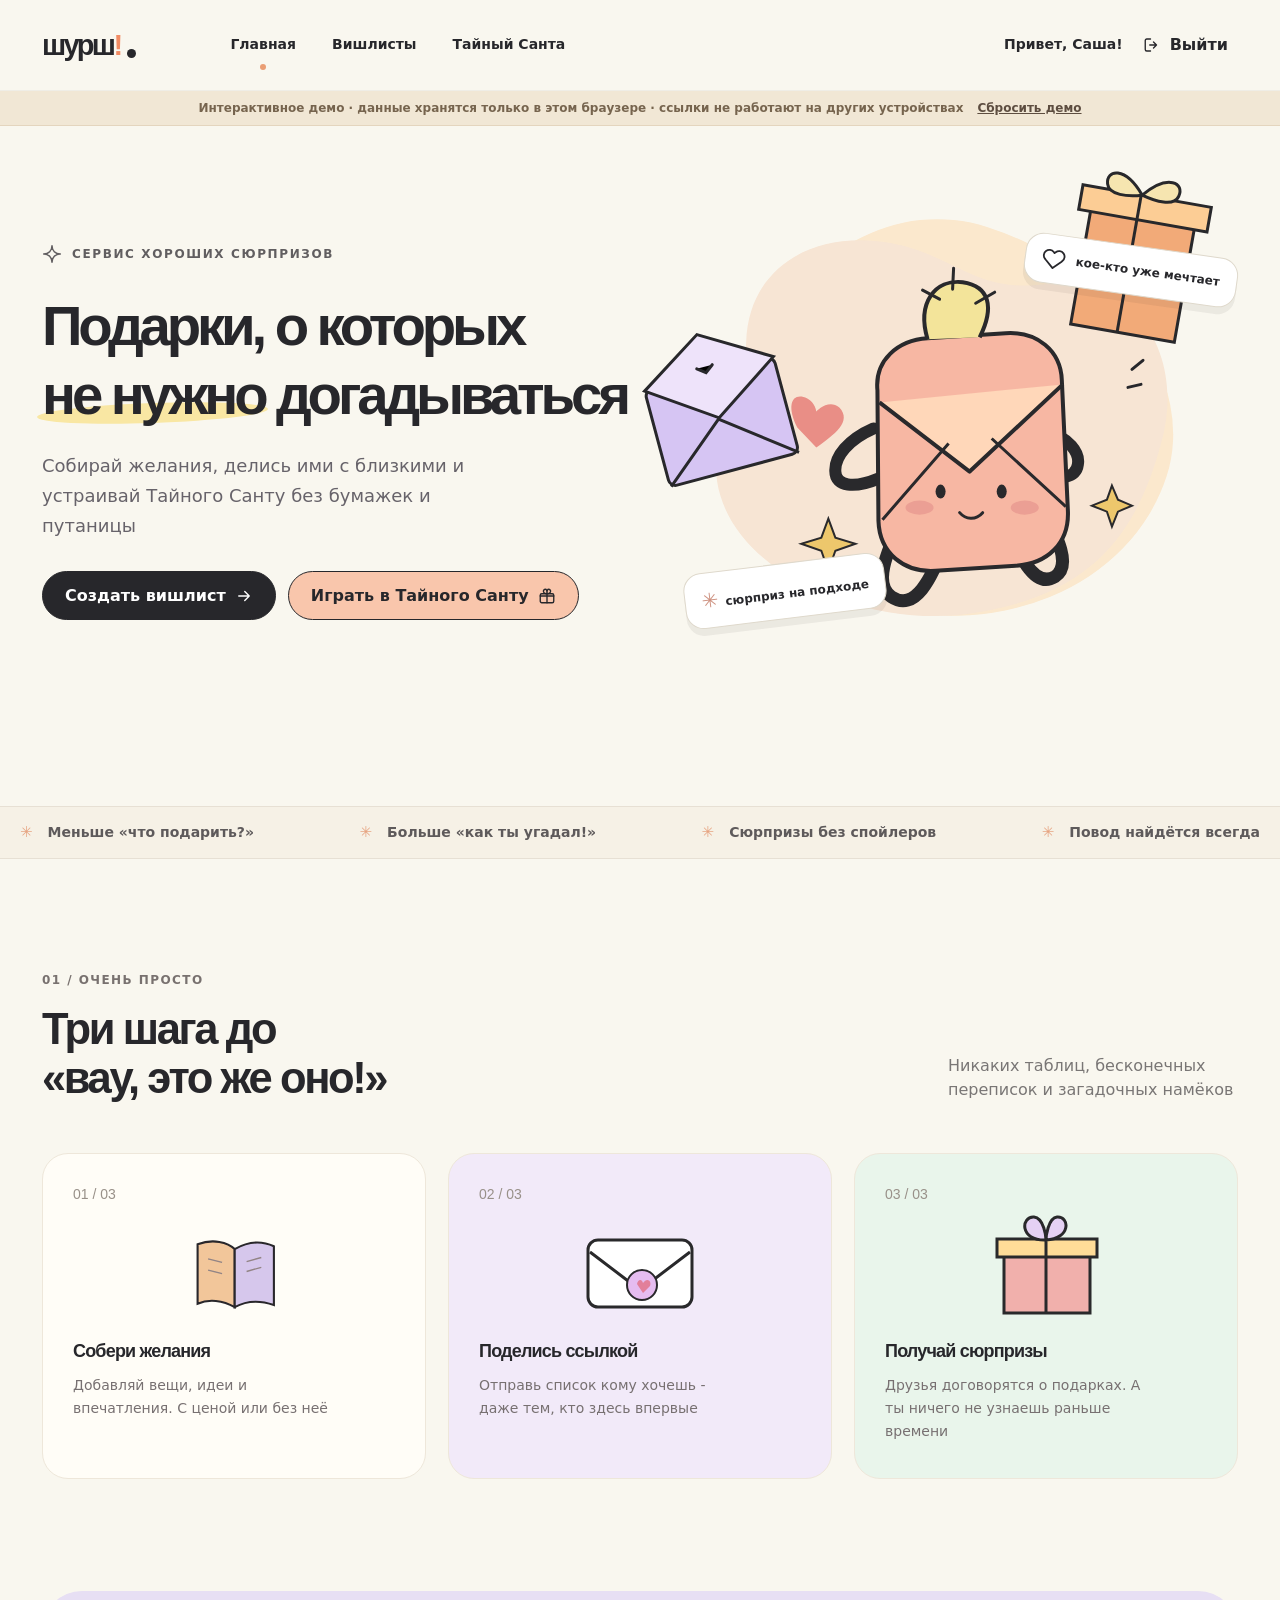
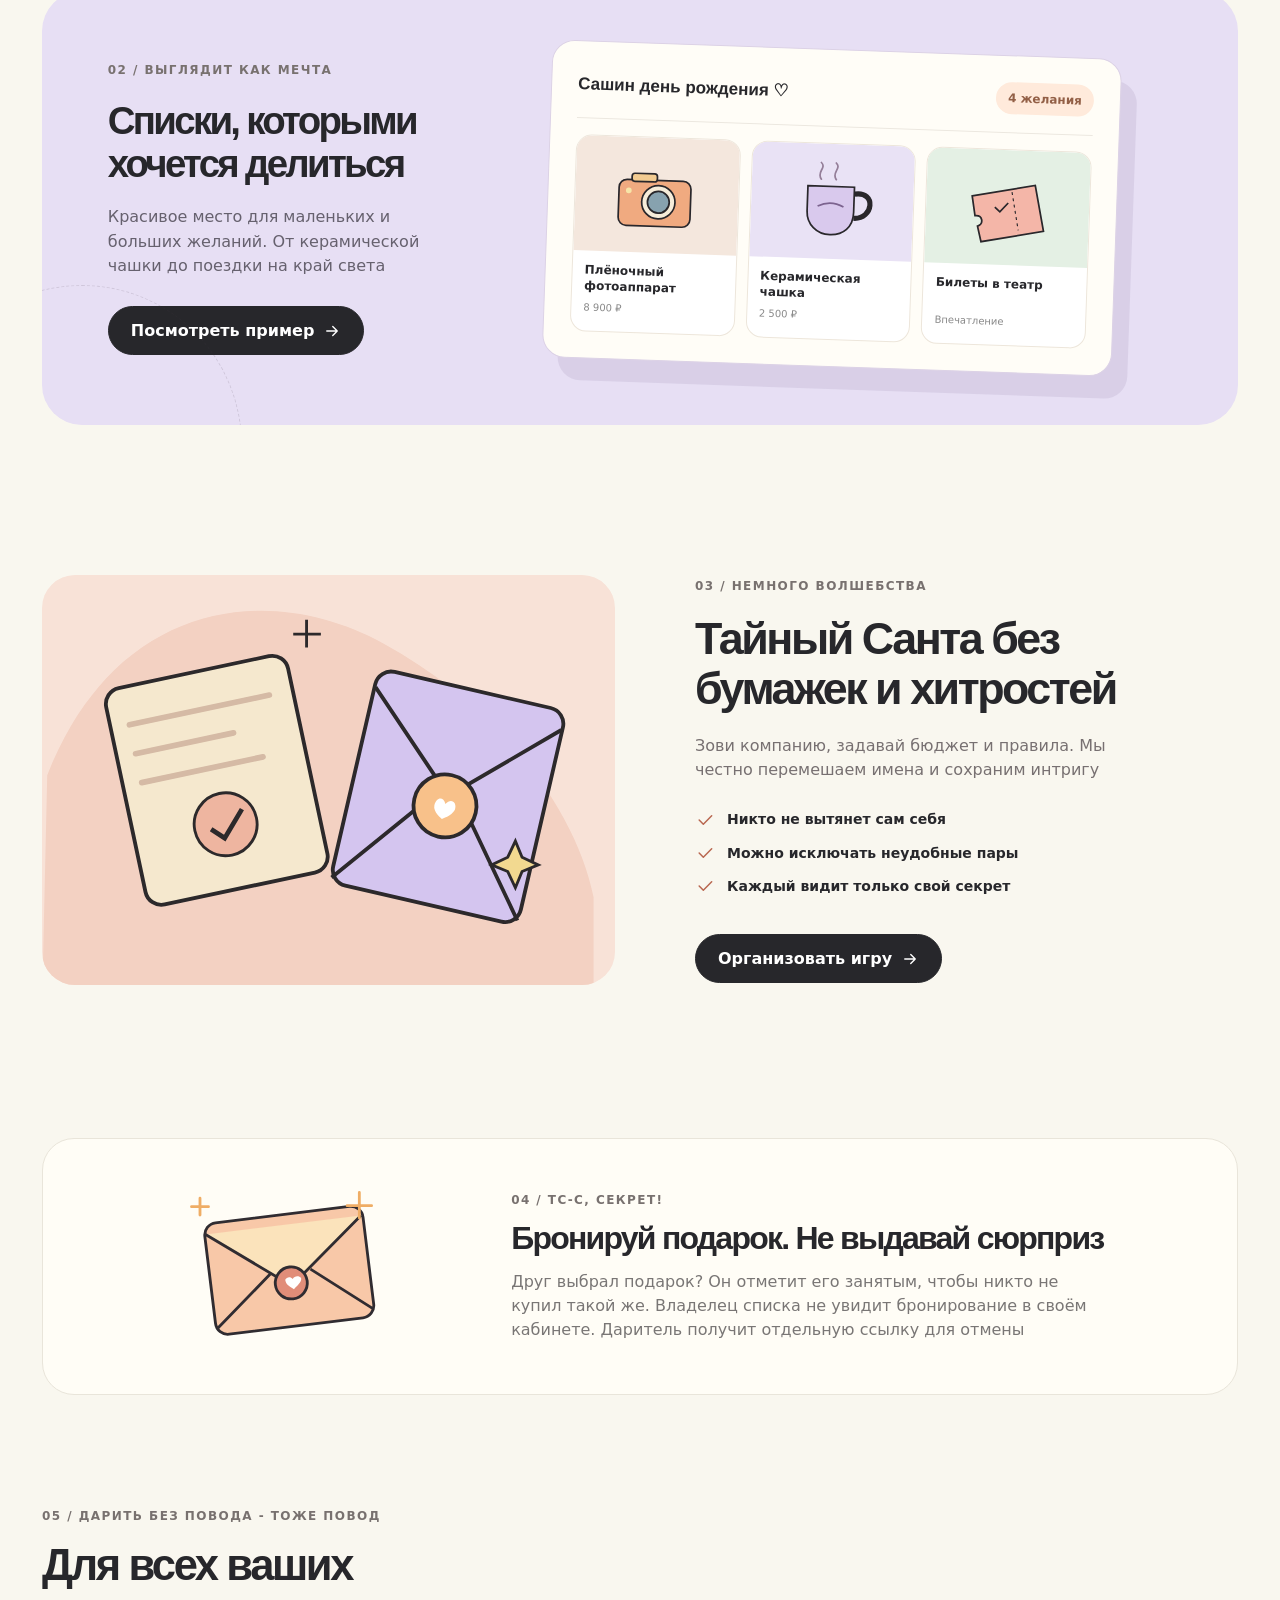
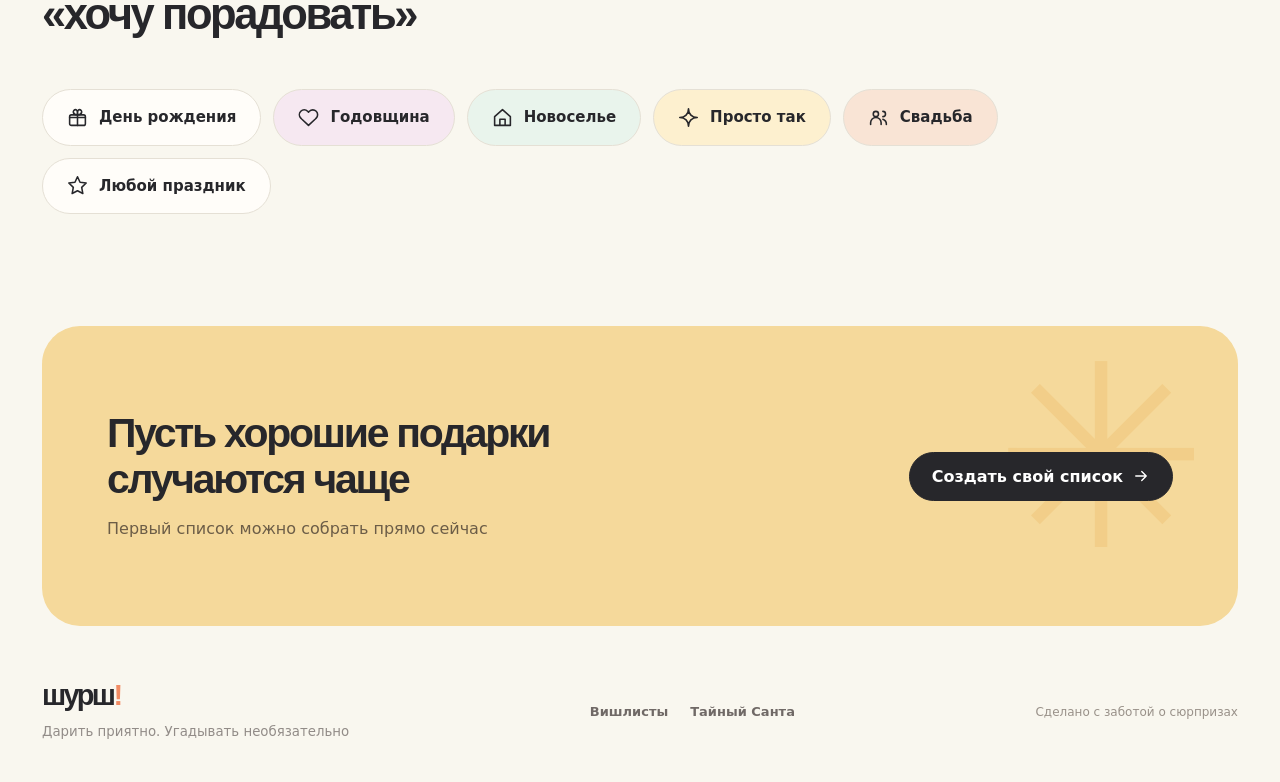
<file: public/shursh-preview.html>
<!doctype html>
<html lang="ru"><head>
<meta charset="utf-8"><meta name="viewport" content="width=device-width, initial-scale=1">
<meta name="theme-color" content="#f9f7ef"><meta name="description" content="Шурш! - вишлисты и Тайный Санта без путаницы. Дарить приятно. Угадывать необязательно">
<title>Шурш! - подарки, о которых не нужно догадываться</title>

<style>
:root{--paper:#f9f7ef;--paper2:#fffdf7;--ink:#27272b;--muted:#797675;--border:#e9e5da;--peach:#f9c6ac;--orange:#f4a465;--lilac:#d9c9f2;--mint:#cae9da;--yellow:#f9e7a3;--white:#fff;--shadow:0 9px 0 rgba(40,39,43,.045);--rounded:24px;--radius-sm:14px;--max:1240px;--heading:'Unbounded','Arial Black',sans-serif;--body:'Onest',system-ui,-apple-system,BlinkMacSystemFont,'Segoe UI',sans-serif}
*{box-sizing:border-box}html{scroll-behavior:smooth}body{background:var(--paper);color:var(--ink);font-family:var(--body);font-size:16px;margin:0;line-height:1.52;overflow-x:hidden}button,input,textarea,select{font:inherit}button{cursor:pointer}a{color:inherit}a:focus-visible,button:focus-visible,input:focus-visible,textarea:focus-visible,select:focus-visible{outline:3px solid #7760b9;outline-offset:4px}a{text-decoration:none}h1,h2,h3,h4,p{margin:0}h1,h2,h3{line-height:1.12}h1,h2{letter-spacing:-.055em}svg{display:block}img{display:block;max-width:100%}button:disabled{opacity:.45;cursor:not-allowed}::selection{background:var(--yellow)}.container{width:min(var(--max),calc(100% - 84px));margin:auto}.topbar{height:90px;display:flex;align-items:center;gap:34px;justify-content:space-between;position:relative;z-index:5}.site-header{border-bottom:1px solid rgba(40,40,42,.045)}.logo{font-family:var(--heading);font-size:29px;font-weight:800;letter-spacing:-.09em;line-height:1;display:inline-flex;align-items:end;white-space:nowrap}.logo span{color:#f18b63}.logo-dot{width:9px;height:9px;border-radius:50%;background:var(--ink);margin:0 0 2px 7px}.nav{display:flex;align-items:center;gap:36px;margin-right:auto;margin-left:60px}.nav a{font-weight:700;font-size:14px;transition:opacity .2s}.nav a:hover{opacity:.55}.nav a.active{position:relative}.nav a.active:after{content:'';position:absolute;width:6px;height:6px;border-radius:50%;background:#ea9e74;bottom:-14px;left:calc(50% - 3px)}.header-actions{display:flex;gap:10px;align-items:center}.user-name{font-size:14px;font-weight:700;white-space:nowrap}.btn{border:1.5px solid var(--ink);border-radius:100px;display:inline-flex;align-items:center;justify-content:center;gap:9px;font-weight:750;line-height:1.1;min-height:49px;padding:14px 22px;background:var(--white);color:var(--ink);white-space:nowrap;transition:transform .19s ease,background .19s ease,box-shadow .19s}.btn:hover{transform:translateY(-2px);box-shadow:0 5px 0 rgba(42,42,42,.12)}.btn:active{transform:translateY(0);box-shadow:none}.btn svg{width:18px;height:18px;flex:0 0 auto}.btn-dark{background:var(--ink);color:white}.btn-dark:hover{background:#45434a}.btn-peach{background:var(--peach)}.btn-lilac{background:var(--lilac)}.btn-soft{background:transparent;border-color:var(--border)}.btn-ghost{border:0;background:transparent;padding-inline:10px;min-height:40px}.btn-small{font-size:13px;min-height:40px;padding:9px 16px}.btn-square{width:42px;min-height:42px;padding:9px;border-radius:13px}.btn-danger{border-color:#d47b72;color:#b24339;background:#fff5f3}.btn-row{display:flex;gap:12px;flex-wrap:wrap;align-items:center}.icon{width:20px;height:20px;display:inline-block;flex-shrink:0}.eyebrow{display:flex;align-items:center;gap:10px;color:#615e60;font-size:12px;text-transform:uppercase;letter-spacing:.135em;font-weight:850}.eyebrow .spark{width:20px;height:20px}.section-label{font-size:12px;letter-spacing:.12em;font-weight:800;text-transform:uppercase;color:#78716f}.heading{font-family:var(--heading);font-weight:700;letter-spacing:-.065em}.hero{min-height:650px;display:grid;grid-template-columns:1.04fr .96fr;align-items:center;gap:6px;padding:42px 0 88px}.hero-copy{position:relative;z-index:2;padding-bottom:22px}.hero h1{font-family:var(--heading);font-weight:700;font-size:clamp(44px,4.4vw,69px);letter-spacing:-.073em;line-height:1.22;margin:28px 0 22px;max-width:710px}.hero h1 em{font-style:normal;position:relative;white-space:nowrap}.hero h1 em:after{content:'';position:absolute;z-index:-1;bottom:3px;left:-5px;right:-4px;height:20px;border-radius:50%;background:var(--yellow);transform:rotate(-2deg)}.hero-description{color:#67636a;font-size:18px;max-width:460px;line-height:1.65;margin-bottom:31px}.hero-note{font-size:12px;color:#8b8583;margin-top:24px}.hero-visual{height:550px;position:relative;isolation:isolate}.hero-visual:before{content:'';position:absolute;width:420px;height:395px;left:15%;top:11%;background:#fbe8cd;border-radius:41% 59% 60% 40% / 47% 46% 54% 53%;transform:rotate(18deg)}.hero-visual svg{width:100%;height:100%;overflow:visible}.hero-visual>svg{position:relative;z-index:1}.float-one{animation:floaty 5.5s ease-in-out infinite;transform-origin:50% 50%}.float-two{animation:floaty 6.5s ease-in-out infinite 1s;transform-origin:50% 50%}.wobble{animation:wobble 9s ease-in-out infinite;transform-origin:50% 80%}@keyframes floaty{0%,100%{transform:translateY(0) rotate(0deg)}50%{transform:translateY(-10px) rotate(1.8deg)}}@keyframes wobble{0%,100%{transform:rotate(0)}50%{transform:rotate(-3deg)}}.tiny-bubble{background:white;border:1px solid #dfd9cc;box-shadow:0 7px 0 rgba(43,37,35,.065);padding:12px 16px;border-radius:18px;position:absolute;font-size:12px;font-weight:800;z-index:2}.bubble-heart{top:14%;right:0;transform:rotate(8deg)}.bubble-heart svg{width:24px;height:24px;display:inline-block;vertical-align:middle;margin-right:6px}.bubble-gift{left:3%;bottom:18%;transform:rotate(-7deg)}.bubble-gift:before{content:'✳';color:#ce9281;margin-right:7px;font-size:20px}.marquee-line{border-block:1px solid #e7e0d4;overflow:hidden;padding:14px 0;background:#f6f1e6}.marquee-inner{max-width:var(--max);margin:auto;display:flex;justify-content:space-between;gap:30px;align-items:center;color:#5e5a5b;font-size:14px;font-weight:750}.marquee-inner span:before{content:'✳';color:#e6a380;font-size:15px;margin-right:15px}.section{padding:112px 0}.section-intro{display:flex;justify-content:space-between;gap:25px;align-items:end;margin-bottom:50px}.section-intro h2{font-family:var(--heading);font-size:clamp(30px,3.4vw,49px);max-width:710px;margin-top:16px}.section-intro p{color:var(--muted);max-width:290px;font-size:16px}.steps{display:grid;grid-template-columns:repeat(3,1fr);gap:22px}.step{position:relative;background:#fffdf7;border:1.5px solid #eee7da;border-radius:26px;padding:28px 30px 35px;min-height:295px;overflow:hidden}.step:nth-child(2){background:#f2eaf9}.step:nth-child(3){background:#e9f5eb}.step-number{font-family:var(--heading);font-size:14px;color:#989088}.step-art{height:124px;display:flex;align-items:center;justify-content:center}.step-art svg{width:130px;height:112px}.step h3{font-family:var(--heading);font-size:18px;line-height:1.5;letter-spacing:-.045em;margin:8px 0 9px}.step p{color:#777071;font-size:14px;line-height:1.65;max-width:260px}.showcase{background:#e7dff4;border-radius:40px;padding:58px 5.5%;position:relative;overflow:hidden;display:grid;grid-template-columns:.78fr 1.22fr;gap:40px;align-items:center}.showcase .blob{position:absolute;width:320px;height:320px;border:1.5px dashed rgba(75,61,78,.15);border-radius:50%;bottom:-180px;left:-120px}.showcase-copy h2{font-family:var(--heading);font-size:clamp(28px,3vw,44px);margin:20px 0;letter-spacing:-.07em}.showcase-copy p{color:#66616e;max-width:350px;margin-bottom:28px}.showcase-mock{position:relative;transform:rotate(2deg);background:var(--paper2);border:1px solid #dcd2e6;border-radius:23px;padding:26px;box-shadow:16px 22px 0 rgba(91,73,114,.10);max-width:570px}.mock-top{display:flex;align-items:center;justify-content:space-between;gap:12px;padding-bottom:18px;border-bottom:1px solid #ece8e0}.mock-top h3{font-family:var(--heading);font-size:17px}.mock-tags{display:flex;gap:8px}.mock-items{display:grid;grid-template-columns:repeat(3,1fr);gap:11px;margin-top:16px}.mock-item{border:1px solid #ede6db;border-radius:16px;background:white;overflow:hidden}.mock-art{height:115px;display:flex;align-items:center;justify-content:center}.mock-art svg{width:70%;height:80%}.mock-item .mock-copy{padding:12px}.mock-item strong{display:block;font-size:12px;line-height:1.3;min-height:31px}.mock-item small{font-size:10px;color:#888}.santa-feature{display:grid;grid-template-columns:1fr 1fr;gap:50px;align-items:center}.santa-art{height:410px;position:relative;background:#f8e2d7;border-radius:33px;overflow:hidden}.santa-art svg{width:100%;height:100%}.santa-copy{padding:40px 30px}.santa-copy h2{font-family:var(--heading);font-size:clamp(32px,3.5vw,49px);margin:18px 0 20px;max-width:490px}.santa-copy p{color:#777071;margin-bottom:27px;max-width:420px}.feature-tick{display:flex;align-items:center;gap:12px;font-size:14px;font-weight:700;margin:12px 0}.feature-tick .icon{color:#b96750}.privacy-strip{background:#fffdf6;border:1px solid var(--border);border-radius:32px;display:grid;grid-template-columns:.7fr 1.3fr;align-items:center;gap:45px;padding:45px 70px;margin-top:3px}.privacy-illustration{height:165px;display:flex;align-items:center;justify-content:center}.privacy-illustration svg{height:100%;width:100%}.privacy-strip h2{font-family:var(--heading);font-size:clamp(23px,2.5vw,36px);margin:12px 0 13px}.privacy-strip p{color:var(--muted);max-width:590px}.occasions{display:flex;flex-wrap:wrap;gap:12px;margin-top:35px}.occasion-chip{border:1.5px solid #e5e0d5;background:#fffdf9;border-radius:99px;padding:16px 24px;font-weight:700;font-size:15px;display:flex;gap:11px;align-items:center}.occasion-chip svg{width:21px;height:21px}.occasion-chip:nth-child(2){background:#f6e8f1}.occasion-chip:nth-child(3){background:#e9f4ec}.occasion-chip:nth-child(4){background:#fdf0cf}.occasion-chip:nth-child(5){background:#f9e4d5}.final-cta{background:#f5d99b;border-radius:38px;min-height:300px;padding:60px 65px;display:flex;align-items:center;justify-content:space-between;gap:30px;overflow:hidden;position:relative}.final-cta:after{content:'✳';font-size:255px;line-height:1;color:#eebf70;position:absolute;right:30px;top:5px;opacity:.42}.final-cta > *{position:relative;z-index:1}.final-cta h2{font-family:var(--heading);font-size:clamp(32px,3.2vw,50px);max-width:630px}.final-cta p{margin-top:14px;color:#6c5d47}.footer{padding:55px 0 40px;display:flex;justify-content:space-between;gap:30px;align-items:center}.footer small{display:block;color:#928c88;margin-top:9px}.footer nav{display:flex;gap:22px;color:#706966;font-size:13px;font-weight:700}.footer p{color:#999189;font-size:12px}.footer p a{color:#766b7a;text-decoration:underline;text-decoration-color:#d5bfd9;text-underline-offset:3px;font-weight:800}.footer p a:hover{color:#342b45;text-decoration-color:currentColor}.page{padding:62px 0 120px;min-height:65vh}.page-hero{display:flex;justify-content:space-between;align-items:end;gap:25px;margin-bottom:40px}.page-hero h1{font-family:var(--heading);font-size:clamp(30px,3.8vw,52px);max-width:760px;margin-top:15px}.page-hero p{color:var(--muted);margin-top:16px;max-width:620px}.page-hero .btn{flex-shrink:0}.section-mini{font-size:12px;letter-spacing:.12em;text-transform:uppercase;color:#777;font-weight:850}.cards-grid{display:grid;grid-template-columns:repeat(3,1fr);gap:19px}.list-card{background:white;border:1.5px solid var(--border);border-radius:25px;overflow:hidden;transition:transform .2s,box-shadow .2s}.list-card:hover{transform:translateY(-3px);box-shadow:var(--shadow)}.list-cover{height:178px;position:relative;overflow:hidden;display:flex;align-items:center;justify-content:center}.cover-peach{background:var(--peach)}.cover-lilac{background:var(--lilac)}.cover-mint{background:var(--mint)}.cover-yellow{background:var(--yellow)}.list-cover svg{width:140px;height:125px}.cover-stamp{position:absolute;left:19px;top:16px;background:rgba(255,255,255,.75);border-radius:30px;padding:6px 11px;font-size:11px;font-weight:800}.list-info{padding:23px 25px 25px}.list-info h3{font-family:var(--heading);font-size:17px;line-height:1.4;min-height:48px;letter-spacing:-.045em}.list-info p{color:#877f79;font-size:13px;margin-top:7px;line-height:1.5;min-height:40px}.list-bottom{display:flex;align-items:center;justify-content:space-between;border-top:1px solid var(--border);margin-top:18px;padding-top:16px;font-size:13px}.list-bottom span{color:var(--muted)}.text-link{border:0;background:none;padding:0;font-weight:800;display:flex;align-items:center;gap:5px;color:var(--ink)}.text-link:hover{text-decoration:underline}.text-link svg{width:16px;height:16px}.blank-state{border:2px dashed #dfd9ce;border-radius:28px;padding:60px 26px;text-align:center;background:#fffcf5}.blank-illustration{width:120px;height:120px;margin:0 auto 22px}.blank-state h3{font-family:var(--heading);font-size:21px;letter-spacing:-.045em}.blank-state p{color:var(--muted);margin:13px auto 22px;max-width:390px}.detail-top{border-radius:28px;position:relative;padding:48px 50px;display:grid;grid-template-columns:1fr 210px;min-height:265px;gap:30px;margin-bottom:36px;overflow:hidden}.detail-top h1{font-family:var(--heading);font-size:clamp(28px,3vw,44px);max-width:750px;margin:16px 0}.detail-top p{max-width:550px;color:#67616a}.detail-top .detail-art{display:flex;align-items:center;justify-content:center}.detail-top .detail-art svg{width:200px;height:200px}.detail-actions{display:flex;align-items:center;justify-content:space-between;gap:18px;flex-wrap:wrap;margin-bottom:29px}.detail-actions h2{font-family:var(--heading);font-size:21px}.chip{display:inline-flex;align-items:center;gap:6px;border-radius:100px;background:#f7f1e5;padding:7px 12px;color:#756d6d;font-size:12px;font-weight:750}.chip svg{width:14px;height:14px}.chip-green{background:#e0f1e2;color:#32654c}.chip-lilac{background:#eee6f9;color:#715b91}.chip-peach{background:#ffeadb;color:#925f46}.wishlist-grid{display:grid;grid-template-columns:repeat(4,1fr);gap:18px}.wish-card{background:#fffefa;border:1.5px solid var(--border);border-radius:22px;overflow:hidden;display:flex;flex-direction:column;min-width:0}.wish-image{height:205px;background:#f4eadf;position:relative;display:flex;align-items:center;justify-content:center;overflow:hidden}.wish-image svg{width:125px;height:125px}.wish-image img{width:100%;height:100%;object-fit:cover}.wish-card:nth-child(4n+2) .wish-image{background:#eae4f3}.wish-card:nth-child(4n+3) .wish-image{background:#e8f4e9}.wish-card:nth-child(4n) .wish-image{background:#fbebc9}.wish-priority{position:absolute;left:12px;top:12px}.wish-content{padding:20px;display:flex;flex-direction:column;flex:1}.wish-content h3{font-family:var(--heading);font-size:14px;line-height:1.5;letter-spacing:-.04em;overflow-wrap:anywhere}.wish-desc{color:#847e79;font-size:12px;margin:10px 0 18px;line-height:1.55;overflow-wrap:anywhere}.wish-card-footer{display:flex;align-items:center;justify-content:space-between;gap:7px;margin-top:auto;padding-top:13px;border-top:1px solid #f1ede5}.wish-price{font-weight:850;font-size:15px;white-space:nowrap}.wish-price small{font-weight:500;color:#8e8885}.wish-controls{display:flex;gap:5px}.wish-controls .btn{min-height:34px;width:34px;padding:7px;border-radius:10px}.wish-controls svg{width:16px;height:16px}.wish-action{width:100%;margin-top:13px;min-height:42px;padding:10px;font-size:13px}.wish-action:disabled{background:#f4eee5;border-color:#e4daca;color:#8a8179;opacity:1}.guest-topline{display:flex;gap:12px;align-items:center;flex-wrap:wrap;margin-bottom:24px;color:#8a837b;font-size:13px}.guest-topline svg{width:17px;height:17px}.guest-banner{background:#fff8e8;border:1px solid #f0e2bd;padding:15px 20px;border-radius:15px;font-size:13px;color:#826c4e;margin-bottom:26px}.santa-grid{display:grid;grid-template-columns:repeat(2,1fr);gap:20px}.santa-list-card{position:relative;background:#f7e9db;border:1px solid #ead7c6;border-radius:26px;padding:28px 30px;overflow:hidden;min-height:260px;display:flex;flex-direction:column}.santa-list-card:nth-child(even){background:#e8e0f4;border-color:#d4c9e7}.santa-list-card .sparkle-deco{position:absolute;right:10px;top:0;color:rgba(107,74,70,.12);font-size:140px;line-height:1;font-weight:bold}.santa-list-card h3{font-family:var(--heading);font-size:22px;letter-spacing:-.055em;position:relative}.santa-list-card p{color:#766b6c;font-size:14px;max-width:320px;margin-top:12px}.santa-list-card .list-bottom{margin-top:auto;position:relative;border-color:rgba(77,62,51,.12)}.santa-detail-layout{display:grid;grid-template-columns:1.35fr .85fr;gap:28px}.panel{background:#fffdf8;border:1.5px solid var(--border);border-radius:24px;padding:28px;margin-bottom:24px}.panel h2{font-family:var(--heading);font-size:19px;letter-spacing:-.045em;margin-bottom:18px}.panel h3{font-family:var(--heading);font-size:15px;margin:18px 0}.muted{color:var(--muted)}.note{font-size:13px;color:#837c77;line-height:1.65}.person-list{display:flex;flex-direction:column;gap:0}.person-row{padding:14px 0;border-bottom:1px solid #efece5;display:flex;align-items:center;gap:12px}.person-row:last-child{border-bottom:0}.avatar{width:42px;height:42px;border-radius:14px;display:flex;align-items:center;justify-content:center;font-family:var(--heading);font-size:14px;background:#f9d6c2;flex:0 0 auto}.person-row:nth-child(3n+2) .avatar{background:#dacdf1}.person-row:nth-child(3n) .avatar{background:#d4e9d8}.person-main{flex:1;min-width:0}.person-main strong{display:block;font-size:14px}.person-main small{color:var(--muted);font-size:12px}.person-row .btn{min-height:33px}.rules-list{display:flex;gap:8px;flex-wrap:wrap}.rule-chip{display:flex;align-items:center;gap:7px;border-radius:100px;padding:7px 12px;background:#f5ebea;font-size:12px;font-weight:750}.rule-chip button{border:none;background:none;font-size:17px;line-height:1;color:#96655a;min-width:18px}.divider-line{height:1px;background:var(--border);margin:24px 0}.details-box{background:#f6f1e6;border-radius:20px;padding:23px}.details-box p{margin:11px 0;color:#736d67;font-size:14px}.details-box strong{color:var(--ink)}.secret-card{text-align:center;background:#eadff4;border:1px solid #d6cbe9;border-radius:27px;padding:39px 20px}.secret-card h2{font-family:var(--heading);font-size:22px;line-height:1.5;margin:10px auto;max-width:380px}.secret-card p{color:#736e78;margin:13px auto 22px;max-width:340px}.secret-card .envelope-svg{width:175px;height:145px;margin:0 auto}.secret-card.revealed{background:#e1f2e4;border-color:#c5e3ca}.recipient{font-family:var(--heading);font-size:31px;letter-spacing:-.05em;margin:13px 0}.recipient-wishes{text-align:left;max-width:390px;margin:18px auto 0;background:rgba(255,255,255,.65);border-radius:15px;padding:18px}.recipient-wishes ul{margin:8px 0 0;padding-left:20px;font-size:14px}.recipient-wishes li{padding:3px 0}.invite-card{max-width:670px;margin:auto;background:#fffdf8;border:1.5px solid var(--border);border-radius:32px;padding:45px}.invite-card .invite-icon{width:180px;height:160px;margin:0 auto 24px}.invite-card h1{font-family:var(--heading);font-size:clamp(28px,3.1vw,41px);text-align:center;letter-spacing:-.06em;margin-bottom:17px}.invite-card>p{text-align:center;color:var(--muted);margin-bottom:28px}.invite-info{display:grid;grid-template-columns:repeat(2,1fr);gap:12px;margin:24px 0}.info-tile{background:#f5f0e6;border-radius:15px;padding:17px}.info-tile small{display:block;color:#8c8278;font-size:12px}.info-tile strong{display:block;margin-top:4px;font-size:16px}.invite-form{margin-top:24px}.invite-form h3{font-family:var(--heading);font-size:17px;margin-bottom:15px}.invite-form .btn{width:100%;margin-top:10px}.my-wishes{margin-top:22px}.my-wishes-list{display:flex;flex-wrap:wrap;gap:8px;margin:12px 0 18px}.my-wishes-list .chip{background:white;border:1px solid #e2dcd1}.share-field{display:flex;gap:8px;align-items:center;margin:15px 0}.share-field input{flex:1;min-width:0}.share-field .btn{flex-shrink:0}.alert{border:1px solid #eedfc2;background:#fff4dd;border-radius:14px;padding:15px 18px;margin:20px 0;font-size:13px;color:#846e45}.alert-error{background:#fff1ec;border-color:#f3c3b9;color:#ac493b}.modal-backdrop{position:fixed;inset:0;background:rgba(35,33,37,.47);z-index:20;display:flex;align-items:center;justify-content:center;padding:20px;overflow-y:auto;animation:fade-in .18s ease}.modal{width:min(540px,100%);background:#fffefa;border:1px solid #e7dece;border-radius:27px;box-shadow:0 24px 90px rgba(25,22,27,.22);max-height:min(92vh,900px);overflow-y:auto;padding:32px;position:relative}.modal h2{font-family:var(--heading);font-size:24px;line-height:1.35;letter-spacing:-.055em;margin:0 36px 10px 0}.modal-subtitle{color:#827a76;font-size:14px;margin-bottom:24px}.modal-close{border:0;background:#f4eee6;width:34px;height:34px;border-radius:50%;display:flex;justify-content:center;align-items:center;position:absolute;right:24px;top:26px;font-size:22px;color:#6e6965}.form{display:flex;flex-direction:column;gap:15px}.field{display:flex;flex-direction:column;gap:7px;min-width:0}.field label{font-size:13px;font-weight:800;color:#494344}.field input,.field textarea,.field select,.input{border:1.5px solid #e6dfd6;border-radius:13px;padding:13px 15px;background:#fff;font-size:14px;width:100%;color:var(--ink);min-height:48px;outline:none}.field input:focus,.field textarea:focus,.field select:focus,.input:focus{border-color:#b2a0d7;box-shadow:0 0 0 3px rgba(181,166,221,.17)}.field textarea{min-height:92px;resize:vertical}.field-hint{font-size:11px;color:#928b83}.form-grid{display:grid;grid-template-columns:1fr 1fr;gap:14px}.form-actions{display:flex;gap:10px;justify-content:flex-end;margin-top:14px;flex-wrap:wrap}.form-actions .btn-dark{min-width:158px}.switch-label{display:flex;gap:10px;align-items:center;font-size:13px;font-weight:750}.switch-label input{accent-color:#8470bd;width:17px;height:17px}.file-picker{border:1.5px dashed #ddd1bf;padding:13px;border-radius:13px;background:#fff9f0}.file-picker input{padding:6px;border:0;background:transparent;min-height:30px}.field-error{font-size:12px;color:#c54539;margin-top:-6px}.modal-foot{margin-top:22px;padding-top:17px;border-top:1px solid var(--border);font-size:13px;color:var(--muted)}.modal-foot button{background:none;border:0;font-weight:800;text-decoration:underline;padding:0;color:var(--ink)}.toast{position:fixed;bottom:28px;right:28px;z-index:40;border:1.5px solid #d2e4cf;background:#e8f7e6;box-shadow:0 9px 35px rgba(31,37,29,.1);padding:15px 20px;border-radius:14px;font-weight:750;font-size:14px;max-width:min(460px,calc(100% - 30px));animation:slide-in .25s ease}.toast.error{background:#fff0ec;border-color:#f0c3bb}.loading-screen{height:70vh;display:flex;justify-content:center;align-items:center;flex-direction:column;gap:15px}.loading-mark{font-family:var(--heading);font-size:30px;font-weight:800}.loading-mark span{color:#ed8d6a}.loading-line{width:70px;height:4px;background:#eadac4;border-radius:9px;overflow:hidden}.loading-line:after{content:'';display:block;height:100%;width:30px;background:#e7a57f;animation:loadline 1s infinite alternate}.error-page{text-align:center;max-width:550px;margin:75px auto}.error-page h1{font-family:var(--heading);font-size:28px;margin-bottom:15px}.error-page p{color:var(--muted);margin-bottom:22px}.demo-banner{display:inline-block;background:#ecdfc7;border-radius:50px;padding:5px 11px;font-weight:800;font-size:10px;color:#75664d;margin-left:10px;vertical-align:middle;letter-spacing:.02em}.hide{display:none!important}@keyframes fade-in{from{opacity:0}to{opacity:1}}@keyframes slide-in{from{opacity:0;transform:translateY(10px)}to{opacity:1;transform:translateY(0)}}@keyframes loadline{to{transform:translateX(45px)}}@media(min-width:1450px){.hero{min-height:680px}}@media(max-width:1100px){.container{width:min(var(--max),calc(100% - 52px))}.nav{margin-left:12px;gap:20px}.hero{gap:0}.hero h1{font-size:clamp(40px,4.8vw,55px)}.hero-visual{height:440px}.hero-visual:before{width:340px;height:320px}.wishlist-grid{grid-template-columns:repeat(3,1fr)}.showcase{grid-template-columns:.75fr 1.25fr;gap:20px}.showcase-mock{transform:none}.step{padding:22px}}@media(max-width:760px){.container{width:calc(100% - 36px)}.topbar{height:73px;gap:10px;flex-wrap:wrap}.logo{font-size:25px}.logo-dot{display:none}.nav{order:3;width:100%;justify-content:center;margin:0;gap:26px;padding:0 0 12px}.site-header .topbar{height:auto;min-height:76px;padding:18px 0 12px}.header-actions{margin-left:auto}.header-actions .btn-small{font-size:12px;padding:10px 13px}.header-actions .btn-ghost{display:none}.user-name{display:none}.hero{display:flex;flex-direction:column;align-items:stretch;min-height:0;padding:54px 0 50px}.hero h1{font-size:clamp(35px,8vw,52px);line-height:1.22;margin:22px 0 16px}.hero-description{font-size:16px}.hero-visual{height:340px;max-width:510px;width:100%;margin:20px auto 0}.hero-visual:before{left:20%;top:8%;width:55%;height:75%}.bubble-heart{right:4%;top:5%}.bubble-gift{left:3%;bottom:6%}.marquee-inner{width:max-content;gap:28px;animation:marquee 25s linear infinite}.marquee-inner span{white-space:nowrap}.marquee-inner span:last-child{display:none}@keyframes marquee{to{transform:translateX(-20%)}}.section{padding:70px 0}.section-intro{display:block;margin-bottom:28px}.section-intro h2{font-size:31px}.section-intro p{margin-top:16px}.steps{grid-template-columns:1fr;gap:14px}.step{min-height:0;padding:20px 24px;display:grid;grid-template-columns:100px 1fr;grid-template-rows:auto auto;column-gap:14px}.step-number{grid-column:1/-1}.step-art{height:105px;grid-row:2/4;grid-column:1}.step-art svg{width:96px;height:90px}.step h3{grid-row:2;grid-column:2;margin-top:14px;font-size:15px}.step p{grid-row:3;grid-column:2;font-size:13px}.showcase{border-radius:27px;padding:34px 25px;display:flex;flex-direction:column;align-items:stretch}.showcase-copy h2{font-size:29px}.showcase-mock{width:100%;padding:15px}.mock-item .mock-copy{padding:7px}.mock-art{height:85px}.mock-item strong{font-size:10px}.santa-feature{display:flex;flex-direction:column;gap:0}.santa-art{width:100%;height:300px}.santa-copy{padding:34px 6px}.santa-copy h2{font-size:31px}.privacy-strip{grid-template-columns:1fr;padding:28px;gap:12px}.privacy-illustration{height:110px}.privacy-strip h2{font-size:25px}.occasions{gap:9px}.occasion-chip{font-size:13px;padding:11px 16px}.final-cta{padding:38px 30px;display:block;border-radius:27px}.final-cta h2{font-size:29px}.final-cta .btn{margin-top:27px}.footer{display:flex;flex-direction:column;align-items:flex-start;padding-top:42px}.page{padding:39px 0 85px}.page-hero{display:block;margin-bottom:28px}.page-hero h1{font-size:32px}.page-hero>.btn{margin-top:25px}.cards-grid{grid-template-columns:repeat(2,1fr);gap:12px}.list-cover{height:130px}.list-info{padding:16px}.list-info h3{font-size:13px;min-height:38px}.list-info p{font-size:12px;min-height:0}.list-bottom{font-size:11px}.wishlist-grid{grid-template-columns:repeat(2,1fr);gap:12px}.wish-image{height:160px}.wish-content{padding:13px}.wish-content h3{font-size:12px}.wish-desc{font-size:11px}.wish-price{font-size:12px}.detail-top{padding:28px;grid-template-columns:1fr 100px;min-height:0;gap:10px}.detail-top h1{font-size:28px}.detail-top .detail-art svg{width:110px;height:110px}.detail-actions{align-items:flex-start}.santa-grid{grid-template-columns:1fr}.santa-detail-layout{grid-template-columns:1fr;gap:0}.invite-card{padding:25px 20px}.modal{padding:24px}.modal h2{font-size:21px}}@media(max-width:420px){.header-actions .btn-small{padding:9px 10px;font-size:11px}.nav{gap:21px}.nav a{font-size:12px}.hero h1{font-size:34px}.btn-row{gap:9px}.hero .btn{font-size:13px;padding:13px 16px}.hero-visual{height:300px}.cards-grid{grid-template-columns:1fr}.list-cover{height:156px}.list-info h3{font-size:16px;min-height:0}.wishlist-grid{grid-template-columns:1fr 1fr}.wish-image{height:140px}.wish-content h3{font-size:11px}.wish-action{font-size:11px;padding:9px 6px}.wish-controls{gap:2px}.wish-controls .btn{width:30px}.detail-top{grid-template-columns:1fr 72px;padding:24px 20px}.detail-top .detail-art svg{width:85px}.detail-top h1{font-size:24px}.form-grid{grid-template-columns:1fr}.form-actions{flex-direction:column}.form-actions .btn{width:100%}.share-field{flex-direction:column;align-items:stretch}.invite-info{grid-template-columns:1fr}}@media(prefers-reduced-motion:reduce){html{scroll-behavior:auto}*,*:before,*:after{animation-duration:.01ms!important;animation-iteration-count:1!important;transition-duration:.01ms!important}}

.preview-ribbon{background:#f1e7d5;border-bottom:1px solid #e4d5be;color:#76644e;font-size:12px;font-weight:700;padding:8px 0}.preview-ribbon .container{display:flex;align-items:center;justify-content:center;gap:14px;flex-wrap:wrap}.preview-ribbon button{border:0;padding:0;background:none;text-decoration:underline;font-size:12px;font-weight:800;color:#5d4d40}
@media(min-width:761px) and (max-width:920px){.topbar{gap:15px}.nav{gap:18px;margin-left:0}.header-actions .user-name,.header-actions .btn-ghost{display:none}.logo{font-size:25px}}
@media(min-width:761px) and (max-width:980px){.hero{grid-template-columns:1fr;min-height:0;padding:65px 0}.hero-copy{max-width:680px}.hero h1{max-width:680px}.hero-visual{width:100%;max-width:540px;height:430px;margin:15px auto 0}.hero-visual>svg{overflow:hidden}.hero-visual:before{left:18%}.bubble-heart{right:4%}}

.shop-import-row{display:flex;align-items:center;gap:12px;flex-wrap:wrap;margin-top:-7px}
.shop-import-row .btn{flex-shrink:0}
.shop-import-status{font-size:12px;color:#7d756f;line-height:1.5;min-width:0;flex:1}
.shop-import-image{display:flex;align-items:center;gap:12px;background:#f3f8ef;border:1px solid #dfebdd;border-radius:17px;padding:10px;font-size:12px;color:#4c6754}
.shop-import-image[hidden]{display:none}
.shop-import-image img{width:58px;height:58px;object-fit:contain;background:white;border:1px solid #e7e7df;border-radius:11px}
@media(max-width:480px){.shop-import-row{align-items:flex-start;flex-direction:column;gap:8px}.shop-import-status{width:100%}}

</style>
</head><body>
<div id="app"><div class="loading-screen"><div class="loading-mark">шурш<span>!</span></div><div class="loading-line"></div></div></div>
<div id="modal-root"></div><div id="toast-root" aria-live="polite" aria-atomic="true"></div>
<script>
/* Шурш! - UI application. Vanilla JS, no build step or third-party runtime. */
'use strict';
const app = document.getElementById('app');
const modalRoot = document.getElementById('modal-root');
let currentUser = null;
let isDemo = false;
let lastRenderToken = 0;
let toastTimeout;
const isPreview = window.location.protocol === 'file:' || window.location.pathname.endsWith('/shursh-preview.html');
const ico = (name, size=20) => `<svg class="icon" width="${size}" height="${size}" viewBox="0 0 24 24" fill="none" stroke="currentColor" stroke-width="1.8" stroke-linecap="round" stroke-linejoin="round" aria-hidden="true">${({
  plus:'<path d="M12 5v14M5 12h14"/>', arrow:'<path d="M5 12h14m-6-6 6 6-6 6"/>',
  back:'<path d="m15 18-6-6 6-6M9 12h11"/>', copy:'<rect x="8" y="8" width="12" height="12" rx="2"/><path d="M16 8V6a2 2 0 0 0-2-2H6a2 2 0 0 0-2 2v8a2 2 0 0 0 2 2h2"/>',
  gift:'<rect x="3" y="9" width="18" height="12" rx="2"/><path d="M3 12h18M12 9v12M12 9c-6 0-6-6-2-6 2 0 2 3 2 6Zm0 0c6 0 6-6 2-6-2 0-2 3-2 6Z"/>',
  heart:'<path d="M20.8 4.9a5.5 5.5 0 0 0-7.8 0l-1 1-1-1a5.5 5.5 0 0 0-7.8 7.8l1 1L12 21l7.8-7.3 1-1a5.5 5.5 0 0 0 0-7.8Z"/>',
  lock:'<rect x="5" y="11" width="14" height="10" rx="2"/><path d="M8 11V7a4 4 0 0 1 8 0v4"/>',
  eye:'<path d="M2 12s3.6-6 10-6 10 6 10 6-3.6 6-10 6S2 12 2 12Z"/><circle cx="12" cy="12" r="3"/>',
  calendar:'<rect x="3" y="5" width="18" height="16" rx="2"/><path d="M7 3v4M17 3v4M3 10h18"/>',
  users:'<circle cx="9" cy="8" r="3"/><path d="M3 20v-2a6 6 0 0 1 12 0v2M17 11a3 3 0 0 0 0-6M17 14a6 6 0 0 1 4 6"/>',
  edit:'<path d="m4 16 11-11 4 4L8 20H4v-4ZM13 7l4 4"/>',
  trash:'<path d="M4 7h16M9 7V4h6v3M6 7l1 14h10l1-14M10 11v6M14 11v6"/>',
  external:'<path d="M14 4h6v6M20 4l-9 9M18 13v6a1 1 0 0 1-1 1H5a1 1 0 0 1-1-1V7a1 1 0 0 1 1-1h6"/>',
  check:'<path d="m5 12 5 5L20 7"/>', close:'<path d="M5 5l14 14M19 5 5 19"/>',
  spark:'<path d="M12 2c0 6-4 10-10 10 6 0 10 4 10 10 0-6 4-10 10-10-6 0-10-4-10-10Z"/>',
  ticket:'<path d="M3 7h18v4a2 2 0 0 0 0 4v3H3v-3a2 2 0 0 0 0-4V7ZM13 7v3m0 4v4"/>',
  tag:'<path d="M4 4h9l8 8-9 9-8-8V4Z"/><circle cx="9" cy="9" r="1"/>',
  star:'<path d="m12 2 2.9 6.3 7 .9-5.1 5 1.3 7L12 18l-6.1 3.2 1.3-7-5.1-5 7-.9L12 2Z"/>',
  shield:'<path d="m12 2 9 4v6c0 5-3 8-9 10-6-2-9-5-9-10V6l9-4Z"/><path d="m8 12 3 3 5-6"/>',
  mail:'<rect x="3" y="5" width="18" height="14" rx="2"/><path d="m3 7 9 7 9-7"/>',
  info:'<circle cx="12" cy="12" r="10"/><path d="M12 11v6m0-10v1"/>',
  logout:'<path d="M10 4H5a2 2 0 0 0-2 2v12a2 2 0 0 0 2 2h5M14 16l4-4-4-4m4 4H9"/>',
  home:'<path d="m3 11 9-8 9 8v10H3V11ZM9 21v-7h6v7"/>'
})[name]||''}</svg>`;
function esc(value){return String(value??'').replace(/[&<>"']/g,c=>({'&':'&amp;','<':'&lt;','>':'&gt;','"':'&quot;',"'":'&#39;'}[c]));}
function attr(value){return esc(value);}
function money(cents,currency='RUB'){
 if(cents===null||cents===undefined||cents==='')return 'Без цены';
 return new Intl.NumberFormat('ru-RU',{style:'currency',currency:currency||'RUB',maximumFractionDigits:0}).format(cents/100);
}
function dateRu(value){if(!value)return 'Не указана';try{return new Intl.DateTimeFormat('ru-RU',{day:'numeric',month:'long',year:'numeric'}).format(new Date(value+'T12:00:00'));}catch{return value}}
function currentPath(){return isPreview?(location.hash.slice(1)||'/'):location.pathname;}
function getLink(path){return isPreview?location.href.split('#')[0]+'#'+path:location.origin+path;}
function nav(path){if(isPreview){if(currentPath()===path)render();else location.hash=path;}else{history.pushState(null,'',path);render();}window.scrollTo({top:0,behavior:'instant'});}
async function api(path,opts={}){
 if(isPreview)return window.previewApi(path,opts);
 const response=await fetch(path,{method:opts.method||'GET',headers:{'Content-Type':'application/json'},credentials:'same-origin',body:opts.body?JSON.stringify(opts.body):undefined});
 const data=await response.json().catch(()=>({error:'Не удалось прочитать ответ сервера'}));
 if(!response.ok)throw new Error(data.error||'Произошла ошибка');
 return data;
}
function notice(message,error=false){const n=document.createElement('div');n.className='toast'+(error?' error':'');n.textContent=message;document.getElementById('toast-root').replaceChildren(n);clearTimeout(toastTimeout);toastTimeout=setTimeout(()=>n.remove(),4500);}
async function clipboard(value){try{await navigator.clipboard.writeText(value);notice('Ссылка скопирована!');}catch{modal({title:'Скопируй ссылку',content:`<div class="field"><label>Ссылка</label><input class="input" autofocus readonly value="${attr(value)}" onclick="this.select()"></div>`});}}
function modal({title,subtitle='',content='',onSubmit=null,submitLabel='Сохранить',size='normal',footer=''}){
 modalRoot.innerHTML=`<div class="modal-backdrop" data-backdrop><div class="modal" role="dialog" aria-modal="true" aria-label="${attr(title)}"><button class="modal-close" type="button" data-close aria-label="Закрыть">×</button><h2>${esc(title)}</h2>${subtitle?`<p class="modal-subtitle">${esc(subtitle)}</p>`:''}<form class="form" id="modal-form">${content}${onSubmit?`<div class="form-actions"><button type="button" class="btn btn-soft" data-close>Отмена</button><button type="submit" class="btn btn-dark">${esc(submitLabel)} ${ico('arrow')}</button></div>`:''}</form>${footer?`<div class="modal-foot">${footer}</div>`:''}</div></div>`;
 document.body.style.overflow='hidden';const bd=modalRoot.querySelector('[data-backdrop]');bd.addEventListener('click',e=>{if(e.target===bd)closeModal()});modalRoot.querySelectorAll('[data-close]').forEach(b=>b.addEventListener('click',closeModal));
 if(onSubmit){modalRoot.querySelector('form').addEventListener('submit',async e=>{e.preventDefault();const btn=e.currentTarget.querySelector('[type=submit]');btn.disabled=true;try{await onSubmit(e.currentTarget);closeModal();}catch(err){notice(err.message,true)}finally{if(btn.isConnected)btn.disabled=false;}});}
 setTimeout(()=>modalRoot.querySelector('input:not([type=hidden]),textarea,select')?.focus(),10);
}
function closeModal(){modalRoot.replaceChildren();document.body.style.overflow='';}
document.addEventListener('keydown',e=>{if(e.key==='Escape')closeModal();});
function field(label,name,placeholder='',type='text',value='',required=false,extra=''){
 return `<div class="field"><label for="fld-${attr(name)}">${esc(label)}</label><input id="fld-${attr(name)}" name="${attr(name)}" type="${attr(type)}" placeholder="${attr(placeholder)}" value="${attr(value??'')}" ${required?'required':''} ${extra}></div>`;
}
function textArea(label,name,placeholder='',value=''){
 return `<div class="field"><label for="fld-${attr(name)}">${esc(label)}</label><textarea id="fld-${attr(name)}" name="${attr(name)}" placeholder="${attr(placeholder)}">${esc(value)}</textarea></div>`;
}
function selectField(label,name,options,selected){return `<div class="field"><label for="fld-${name}">${esc(label)}</label><select id="fld-${name}" name="${name}">${options.map(([value,text])=>`<option value="${attr(value)}" ${String(value)===String(selected)?'selected':''}>${esc(text)}</option>`).join('')}</select></div>`;}
function readForm(form){return Object.fromEntries(new FormData(form).entries());}
function fallbackArt(type='gift'){
 const out={
  'gift':`<path d="M37 72h94v64H37z" fill="#e6b7df" stroke="#302b34" stroke-width="3"/><path d="M30 63h107v20H30z" fill="#f6c4a9" stroke="#302b34" stroke-width="3"/><path d="M75 64v72m0-53h19" fill="none" stroke="#302b34" stroke-width="3"/><path d="M77 63c-13-3-25-13-19-24s25 1 19 24Zm1 0c13-3 25-13 19-24S72 52 78 63Z" fill="#f8e7a3" stroke="#302b34" stroke-width="3"/>`,
  'camera':`<rect x="20" y="53" width="125" height="80" rx="14" fill="#f0aa80" stroke="#29272b" stroke-width="3"/><rect x="42" y="42" width="44" height="14" rx="5" fill="#f2cb91" stroke="#29272b" stroke-width="3"/><circle cx="89" cy="91" r="29" fill="#f6ecd9" stroke="#29272b" stroke-width="3"/><circle cx="89" cy="91" r="19" fill="#87a2af" stroke="#29272b" stroke-width="3"/><circle cx="37" cy="72" r="5" fill="#f7e5a8"/>`,
  'cup':`<path d="M42 53h81v44c0 26-17 40-40 40S42 120 42 97V53Z" fill="#d9c9ed" stroke="#29272b" stroke-width="3"/><path d="M124 65c38-7 34 43-1 42" fill="none" stroke="#29272b" stroke-width="9"/><path d="M65 41c-10-12 9-20-1-29m27 29c-10-12 9-20-1-29" stroke="#947e98" stroke-width="3" fill="none" stroke-linecap="round"/><path d="M60 88c15-8 30-8 45 0" stroke="#7c638f" stroke-width="3" fill="none"/>`,
  'ticket':`<path d="M22 61 131 39l17 79-108 22-7-27c11-4 9-20-5-18Z" fill="#f4b6a8" stroke="#29272b" stroke-width="3"/><path d="m91 52 13 66" stroke="#29272b" stroke-dasharray="5 6" stroke-width="2"/><path d="m62 79 9 8 14-16" stroke="#29272b" stroke-width="3" fill="none"/>`,
  'book':`<path d="M33 46c22-8 43-3 53 7v83c-17-10-37-12-53-5V46Z" fill="#f2c69a" stroke="#29272b" stroke-width="3"/><path d="M86 53c19-11 39-12 56-4v84c-20-7-40-6-56 3V53Z" fill="#d6c7ec" stroke="#29272b" stroke-width="3"/><path d="m48 67 20 5m-20 11 20 5m35-17 21-6m-21 20 21-6" stroke="#928485" stroke-width="2"/>`,
  'plant':`<path d="M54 93h63l-8 43H62Z" fill="#e7a18b" stroke="#29272b" stroke-width="3"/><path d="M86 94c-5-32-5-57 0-75" stroke="#29272b" stroke-width="3" fill="none"/><path d="M86 76c-38-4-35-41-16-41 12 1 15 25 16 41Zm0-18c30-5 39-34 24-37-20-3-25 21-24 37Z" fill="#91c8a5" stroke="#29272b" stroke-width="3"/>`
 };
 return `<svg viewBox="0 0 170 160" aria-hidden="true">${out[type]||out.gift}</svg>`;
}
function artFor(w){const t=(w.title||'').toLowerCase();if(w.kind==='experience'||/билет|театр|концерт|поездк|настол/.test(t))return fallbackArt('ticket');if(/камер|фотоаппарат|плён/.test(t))return fallbackArt('camera');if(/чаш|кофе|чай/.test(t))return fallbackArt('cup');if(/книг|издани|пазл/.test(t))return fallbackArt('book');if(/растен|цвет|карандаш/.test(t))return fallbackArt('plant');return fallbackArt('gift')}
function envelopeArt(){return `<svg class="envelope-svg" viewBox="0 0 210 175" fill="none" aria-hidden="true"><g transform="rotate(-7 105 90)"><rect x="20" y="32" width="169" height="119" rx="13" fill="#f8c8a8" stroke="#302c31" stroke-width="3"/><path d="m21 43 84 65 82-65" fill="#fbe3bb" stroke="#302c31" stroke-width="3"/><path d="m22 143 62-50m104 50-61-50" stroke="#302c31" stroke-width="3"/><circle cx="105" cy="105" r="17" fill="#e18d79" stroke="#302c31" stroke-width="3"/><path d="M99 101c2-3 6-3 8 0 2-3 7-3 9 0 0 5-5 7-9 11-5-4-8-6-8-11Z" fill="#fff"/></g><path d="M10 15v18M1 24h18M179 9v27m-13-13h26" stroke="#efad65" stroke-width="3" stroke-linecap="round"/></svg>`;}
function heroArt(){return `<svg viewBox="0 0 570 535" aria-hidden="true" role="presentation">
 <path d="M79 167c2-73 65-113 144-99 65 12 83 50 154 41 88-11 142 68 116 159-27 100-77 153-192 170-99 14-236-38-251-132-7-44 27-84 29-139Z" fill="#f7e5d4"/>
 <g class="float-one" transform="rotate(-15 118 164)"><rect x="48" y="113" width="133" height="99" rx="7" fill="#d6c5f3" stroke="#28282b" stroke-width="3"/><path d="M48 113 113 72l68 41-68 45Z" fill="#eee3fa" stroke="#28282b" stroke-width="3"/><path d="m49 212 63-53 69 53" stroke="#28282b" stroke-width="3" fill="none"/><path d="m104 105 8 6 8-6" stroke="#28282b" stroke-width="3" stroke-linecap="round"/></g>
 <g class="float-two" transform="rotate(10 408 136)"><path d="M363 73h105v130H363z" fill="#f2aa78" stroke="#28282b" stroke-width="3"/><path d="M351 64h130v25H351z" fill="#fccd95" stroke="#28282b" stroke-width="3"/><path d="M410 65v138" stroke="#28282b" stroke-width="3"/><path d="M411 64c-22-26-40-19-36-5 3 11 22 9 36 5Zm0 0c22-26 40-19 36-5-3 11-22 9-36 5Z" fill="#f6e5b0" stroke="#28282b" stroke-width="3"/></g>
 <g class="wobble"><path d="M237 337c-20 44-31 72-13 84 23 15 40-16 54-57M335 336c15 45 32 77 52 65 19-12-1-46-16-76" stroke="#29292c" stroke-width="13" fill="none" stroke-linecap="round"/><path d="M206 253c-25 11-39 28-38 43 0 15 19 17 43 7m162-50c30 9 39 25 37 36-2 15-19 14-40 12" stroke="#29292c" stroke-width="12" fill="none" stroke-linecap="round"/>
 <path d="M210 215c-3-30 20-50 50-52l78-5c31-2 55 17 56 47l6 129c2 34-21 54-52 56l-80 5c-31 2-56-17-57-50Z" fill="#f7b7a3" stroke="#29292c" stroke-width="4"/><path d="M212 227 302 296l93-87" fill="#ffd7b9" stroke="#29292c" stroke-width="4" stroke-linejoin="round"/><path d="m215 344 66-76m117 63-74-68" stroke="#29292c" stroke-width="3" fill="none"/>
 <ellipse cx="273" cy="316" rx="5" ry="7" fill="#29292c"/><ellipse cx="334" cy="316" rx="5" ry="7" fill="#29292c"/><path d="M292 337c6 7 16 8 23 0" stroke="#29292c" stroke-width="3" fill="none" stroke-linecap="round"/><ellipse cx="252" cy="332" rx="14" ry="7" fill="#eb9f94"/><ellipse cx="357" cy="332" rx="14" ry="7" fill="#eb9f94"/>
 <path d="M260 164c-11-37 8-60 35-57 27 4 32 25 17 55" fill="#f3e49a" stroke="#29292c" stroke-width="4"/><path d="m285 114 1-21m-14 31-17-9m53 13 19-11" stroke="#29292c" stroke-width="3" stroke-linecap="round"/>
 </g><g fill="#edc76c" stroke="#29292c" stroke-width="2"><path d="m161 343 7 19 20 6-20 7-7 20-7-20-20-7 20-6Z"/><path d="m444 310 6 14 14 6-14 6-6 15-5-15-15-6 15-6Z"/></g><path d="M130 252c-12-24-4-36 10-29 8 4 9 13 9 13s12-13 23-4c13 14-5 27-23 40Z" fill="#e98e86"/><path d="m460 212 13-3m-9-15 11-9" stroke="#27272b" stroke-width="3" stroke-linecap="round"/></svg>`;}
function santaArt(){return `<svg viewBox="0 0 600 430" aria-hidden="true"><path d="M5 210c70-180 229-206 353-138s202 176 220 266v92H0Z" fill="#f3d1c2"/><g transform="translate(60 70) rotate(-12 110 145)"><rect x="25" y="32" width="195" height="232" rx="17" fill="#f5e8ce" stroke="#2c292b" stroke-width="4"/><path d="M45 72h150m-150 31h105m-105 31h130" stroke="#d5baa5" stroke-width="6" stroke-linecap="round"/><circle cx="122" cy="195" r="33" fill="#eeb5a0" stroke="#2c292b" stroke-width="3"/><path d="m106 197 12 12 24-26" stroke="#2c292b" stroke-width="5" fill="none"/></g><g transform="translate(310 91) rotate(13 110 125)"><rect x="18" y="25" width="202" height="230" rx="17" fill="#d4c5ef" stroke="#2c292b" stroke-width="4"/><path d="M19 45 119 139 219 45M19 250l71-91m129 91-72-91" stroke="#2c292b" stroke-width="4" fill="none"/><circle cx="118" cy="150" r="33" fill="#f8c18a" stroke="#2c292b" stroke-width="4"/><path d="M107 152c0-9 7-12 11-4 4-8 12-5 11 4-2 7-11 12-11 12s-11-5-11-12" fill="#fff"/></g><path d="M277 47v29m-14-14h29m204 217 7 17 17 8-17 7-7 17-8-17-17-7 17-8Z" stroke="#2c292b" stroke-width="3" fill="#f2d990"/></svg>`;}
function stepArt(num){if(num===1)return `<svg viewBox="0 0 130 112">${fallbackArt('book').replace(/viewBox="[^"]*"/,'viewBox="0 0 170 160"')}</svg>`;if(num===2)return `<svg viewBox="0 0 130 112"><rect x="13" y="28" width="104" height="67" rx="10" fill="#fff" stroke="#29292b" stroke-width="3"/><path d="m15 40 50 38 50-38" stroke="#29292b" stroke-width="3" fill="none"/><circle cx="67" cy="73" r="15" fill="#e5bcf0" stroke="#29292b" stroke-width="2"/><path d="M62 72c1-5 5-5 6-1 4-6 9-2 7 3l-7 7Z" fill="#e27f9a"/></svg>`;return `<svg viewBox="0 0 130 112"><rect x="23" y="36" width="86" height="65" fill="#f1b0ac" stroke="#29292b" stroke-width="3"/><rect x="16" y="27" width="100" height="18" fill="#ffdc98" stroke="#29292b" stroke-width="3"/><path d="M65 28v72M65 28c-27 1-25-24-12-23 10 1 12 20 12 23Zm0 0c25-1 24-24 11-23-9 1-11 20-11 23Z" fill="#e5d1f4" stroke="#29292b" stroke-width="3"/></svg>`;}
function header(){const path=currentPath();return `<header class="site-header"><div class="container topbar"><a class="logo" href="/" data-nav="/" aria-label="Шурш! Главная">шурш<span>!</span><span class="logo-dot"></span></a><nav class="nav" aria-label="Главная навигация"><a href="/" data-nav="/" class="${path==='/'?'active':''}">Главная</a><a href="/lists" data-nav="/lists" class="${path.startsWith('/lists')||path.startsWith('/list/')?'active':''}">Вишлисты</a><a href="/santas" data-nav="/santas" class="${path.startsWith('/santas')||path.startsWith('/santa/')?'active':''}">Тайный Санта</a></nav><div class="header-actions">${currentUser?`<span class="user-name">Привет, ${esc(currentUser.name)}!</span><button class="btn btn-ghost" data-action="logout" title="Выйти">${ico('logout')} Выйти</button>`:`<button class="btn btn-ghost" data-open="login">Войти</button>`}</div></div></header>${isPreview?`<div class="preview-ribbon"><div class="container">Интерактивное демо · данные хранятся только в этом браузере · ссылки не работают на других устройствах <button type="button" data-action="reset-preview">Сбросить демо</button></div></div>`:''}`;}
function footer(){return `<footer class="container footer"><div><a class="logo" data-nav="/" href="/">шурш<span>!</span></a><small>Дарить приятно. Угадывать необязательно</small></div><nav><a data-nav="/lists" href="/lists">Вишлисты</a><a data-nav="/santas" href="/santas">Тайный Санта</a></nav><p>Сделано с заботой о сюрпризах</p></footer>`;}
function shell(body){app.innerHTML=header()+body+footer();document.title='Шурш! - вишлисты и Тайный Санта';}
function home(){shell(`<main><section class="container hero"><div class="hero-copy"><div class="eyebrow">${ico('spark')} Сервис хороших сюрпризов</div><h1>Подарки, о которых <em>не нужно</em> догадываться</h1><p class="hero-description">Собирай желания, делись ими с близкими и устраивай Тайного Санту без бумажек и путаницы</p><div class="btn-row"><button class="btn btn-dark" data-open="list">Создать вишлист ${ico('arrow')}</button><button class="btn btn-peach" data-open="santa">Играть в Тайного Санту ${ico('gift')}</button></div></div><div class="hero-visual">${heroArt()}<div class="tiny-bubble bubble-heart">${ico('heart')} кое-кто уже мечтает</div><div class="tiny-bubble bubble-gift">сюрприз на подходе</div></div></section>
 <div class="marquee-line"><div class="marquee-inner"><span>Меньше «что подарить?»</span><span>Больше «как ты угадал!»</span><span>Сюрпризы без спойлеров</span><span>Повод найдётся всегда</span></div></div>
 <section class="container section" id="how"><div class="section-intro"><div><div class="section-label">01 / Очень просто</div><h2>Три шага до<br>«вау, это же оно!»</h2></div><p>Никаких таблиц, бесконечных переписок и загадочных намёков</p></div><div class="steps">${[['Собери желания','Добавляй вещи, идеи и впечатления. С ценой или без неё'],['Поделись ссылкой','Отправь список кому хочешь - даже тем, кто здесь впервые'],['Получай сюрпризы','Друзья договорятся о подарках. А ты ничего не узнаешь раньше времени']].map((x,i)=>`<div class="step"><span class="step-number">0${i+1} / 03</span><div class="step-art">${stepArt(i+1)}</div><h3>${x[0]}</h3><p>${x[1]}</p></div>`).join('')}</div></section>
 <section class="container"><div class="showcase"><div class="blob"></div><div class="showcase-copy"><div class="section-label">02 / Выглядит как мечта</div><h2>Списки, которыми хочется делиться</h2><p>Красивое место для маленьких и больших желаний. От керамической чашки до поездки на край света</p><button class="btn btn-dark" data-action="sample-list">Посмотреть пример ${ico('arrow')}</button></div><div class="showcase-mock"><div class="mock-top"><h3>Сашин день рождения ♡</h3><span class="chip chip-peach">4 желания</span></div><div class="mock-items">${[['camera','Плёночный фотоаппарат','8 900 ₽'],['cup','Керамическая чашка','2 500 ₽'],['ticket','Билеты в театр','Впечатление']].map((a,i)=>`<div class="mock-item"><div class="mock-art" style="background:${['#f4e7dd','#e9e2f5','#e4f0e4'][i]}">${fallbackArt(a[0])}</div><div class="mock-copy"><strong>${a[1]}</strong><small>${a[2]}</small></div></div>`).join('')}</div></div></div></section>
 <section class="container section"><div class="santa-feature"><div class="santa-art">${santaArt()}</div><div class="santa-copy"><div class="section-label">03 / Немного волшебства</div><h2>Тайный Санта без бумажек и хитростей</h2><p>Зови компанию, задавай бюджет и правила. Мы честно перемешаем имена и сохраним интригу</p><div class="feature-tick">${ico('check')} Никто не вытянет сам себя</div><div class="feature-tick">${ico('check')} Можно исключать неудобные пары</div><div class="feature-tick">${ico('check')} Каждый видит только свой секрет</div><button class="btn btn-dark" style="margin-top:25px" data-open="santa">Организовать игру ${ico('arrow')}</button></div></div></section>
 <section class="container"><div class="privacy-strip"><div class="privacy-illustration">${envelopeArt()}</div><div><div class="section-label">04 / Тс-с, секрет!</div><h2>Бронируй подарок. Не выдавай сюрприз</h2><p>Друг выбрал подарок? Он отметит его занятым, чтобы никто не купил такой же. Владелец списка не увидит бронирование в своём кабинете. Даритель получит отдельную ссылку для отмены</p></div></div></section>
 <section class="container section"><div class="section-intro"><div><div class="section-label">05 / Дарить без повода - тоже повод</div><h2>Для всех ваших<br>«хочу порадовать»</h2></div></div><div class="occasions">${[['gift','День рождения'],['heart','Годовщина'],['home','Новоселье'],['spark','Просто так'],['users','Свадьба'],['star','Любой праздник']].map(a=>`<span class="occasion-chip">${ico(a[0])} ${a[1]}</span>`).join('')}</div></section>
 <section class="container"><div class="final-cta"><div><h2>Пусть хорошие подарки случаются чаще</h2><p>Первый список можно собрать прямо сейчас</p></div><button class="btn btn-dark" data-open="list">Создать свой список ${ico('arrow')}</button></div></section></main>`);}
function loading(){app.innerHTML=`${header()}<div class="loading-screen"><div class="loading-mark">шурш<span>!</span></div><div class="loading-line"></div></div>`;}
function errorView(err,title='Что-то пошло не так'){shell(`<main class="container page"><div class="error-page">${envelopeArt()}<h1>${esc(title)}</h1><p>${esc(err?.message||'Не удалось загрузить страницу')}</p><button class="btn btn-dark" data-nav="/">На главную ${ico('arrow')}</button></div></main>`);}
function emptyState(title,desc,button,open){return `<div class="blank-state"><div class="blank-illustration">${fallbackArt('gift')}</div><h3>${esc(title)}</h3><p>${esc(desc)}</p><button class="btn btn-dark" data-open="${attr(open)}">${esc(button)} ${ico('plus')}</button></div>`;}
async function listsPage(){if(!currentUser){shell(`<main class="container page"><div class="page-hero"><div><div class="section-label">Твой уголок</div><h1>Мои вишлисты</h1><p>Здесь будут все твои желания. Для начала нужно войти</p></div><button class="btn btn-dark" data-open="login">Войти ${ico('arrow')}</button></div>${emptyState('Всё начинается с одного желания','Войди или создай аккаунт, чтобы хранить списки','Создать аккаунт','register')}</main>`);return;}
 const {lists}=await api('/api/lists');shell(`<main class="container page"><div class="page-hero"><div><div class="section-label">Коллекция желаний</div><h1>Твои вишлисты ${isDemo?'<span class="demo-banner">ДЕМО-ДАННЫЕ</span>':''}</h1><p>Хочешь - по поводу, хочешь - просто потому что</p></div><button class="btn btn-dark" data-open="list">Новый список ${ico('plus')}</button></div>${lists.length?`<div class="cards-grid">${lists.map(l=>listCard(l)).join('')}</div>`:emptyState('Здесь пока тихо','Создай первый список и добавь пару желаний','Создать список','list')}</main>`);}
function listCard(l){return `<article class="list-card"><div class="list-cover cover-${attr(l.theme)}"><span class="cover-stamp">${esc(l.occasion)}</span>${fallbackArt('gift')}</div><div class="list-info"><h3>${esc(l.title)}</h3><p>${esc(l.description||'Место для твоих желаний')}</p><div class="list-bottom"><span>${l.wish_count} ${plural(l.wish_count,'желание','желания','желаний')}</span><button class="text-link" data-nav="/list/${l.id}">Открыть ${ico('arrow')}</button></div></div></article>`;}
function plural(n,a,b,c){const k=Number(n)%100,d=k%10;return k>=11&&k<=14?c:d===1?a:d>=2&&d<=4?b:c;}
function wishCard(w,mode='owner',shareKey=''){
 const reserved=w.reserved===true;
 const cardActions=mode==='owner'?`<div class="wish-controls"><button class="btn btn-soft" data-action="edit-wish" data-id="${w.id}" title="Редактировать">${ico('edit')}</button><button class="btn btn-soft" data-action="delete-wish" data-id="${w.id}" title="Удалить">${ico('trash')}</button></div>`:'';
 const footer=mode==='guest'?`<button class="btn ${reserved?'btn-soft':'btn-dark'} wish-action" ${reserved?'disabled':''} data-action="reserve" data-id="${w.id}" data-key="${attr(shareKey)}">${reserved?`${ico('check')} Уже забронировано`:`${ico('gift')} Забронировать подарок`}</button>`:'';
 return `<article class="wish-card"><div class="wish-image">${w.image_path?`<img src="${attr(w.image_path)}" alt="${attr(w.title)}" loading="lazy">`:artFor(w)}${w.priority==='love'?`<span class="wish-priority chip chip-peach">${ico('heart')} Очень хочу</span>`:''}</div><div class="wish-content"><h3>${esc(w.title)}</h3><p class="wish-desc">${esc(w.description|| (w.kind==='experience'?'Впечатление или хорошая идея':'Подарок без комментария'))}</p><div class="wish-card-footer"><div class="wish-price">${money(w.price_cents,w.currency)}</div>${cardActions}</div>${w.shop_url?`<a href="${attr(w.shop_url)}" target="_blank" rel="noopener noreferrer" class="text-link" style="margin-top:12px;font-size:12px">В магазин ${ico('external')}</a>`:''}${footer}</div></article>`;
}
let loadedList = null;
async function ownerListPage(id){if(!currentUser)throw new Error('Войди, чтобы открыть список');const d=await api(`/api/lists/${id}`);loadedList=d;
 const l=d.list;const url=getLink(`/w/${l.share_key}`);shell(`<main class="container page"><div class="guest-topline"><button class="text-link" data-nav="/lists">${ico('back')} Мои вишлисты</button> <span>/</span> <span>${esc(l.title)}</span></div><div class="detail-top cover-${attr(l.theme)}"><div><span class="chip">${ico('gift')} ${esc(l.occasion)}</span><h1>${esc(l.title)}</h1><p>${esc(l.description||'Список маленьких и больших мечтаний')}</p></div><div class="detail-art">${fallbackArt('gift')}</div></div><div class="detail-actions"><div><h2>Желания <span class="chip">${d.wishes.length}</span></h2><p class="note">Брони друзей здесь никогда не отображаются</p></div><div class="btn-row"><button class="btn btn-soft btn-small" data-action="edit-list">${ico('edit')} Настройки</button><button class="btn btn-soft btn-small" data-action="copy" data-url="${attr(url)}" ${l.visibility==='private'?'disabled title="Сначала открой доступ по ссылке"':''}>${ico('copy')} Ссылка</button><button class="btn btn-dark btn-small" data-open="wish">Добавить желание ${ico('plus')}</button></div></div>${l.visibility==='private'?`<div class="alert">${ico('lock')} Список приватный. Доступ по ссылке выключен в настройках</div>`:''}${d.wishes.length?`<div class="wishlist-grid">${d.wishes.map(w=>wishCard(w)).join('')}</div>`:emptyState('Пока ни одного желания','Вдохновение начинается с первой идеи','Добавить желание','wish')}<div class="divider-line"></div><button class="btn btn-ghost btn-small" data-action="delete-list">${ico('trash')} Удалить весь список</button></main>`);}
async function publicListPage(key){const {list:l,wishes,owner_view}=await api(`/api/public/${key}`);shell(`<main class="container page"><div class="guest-topline">${ico('gift')} <span>Вишлист по ссылке</span><span>/</span><strong>от ${esc(l.owner_name)}</strong></div><div class="detail-top cover-${attr(l.theme)}"><div><span class="chip">${ico('heart')} ${esc(l.occasion)}</span><h1>${esc(l.title)}</h1><p>${esc(l.description)}</p></div><div class="detail-art">${fallbackArt('gift')}</div></div><div class="guest-banner">${ico('lock')} ${owner_view?'Это твой список - статус бронирования для владельца скрыт':'Можешь забронировать понравившийся подарок. Владелец списка не увидит, что выбрано. После брони сохрани приватную ссылку для управления'}</div><div class="detail-actions"><h2>Желания <span class="chip">${wishes.length}</span></h2></div>${wishes.length?`<div class="wishlist-grid">${wishes.map(w=>wishCard(w,owner_view?'view':'guest',key)).join('')}</div>`:emptyState('В этом списке пока пусто','Загляни позже - здесь скоро появятся желания','На главную','login')}</main>`);}
async function reservationPage(key){const {reservation:r}=await api(`/api/reservations/${key}`);shell(`<main class="container page"><div class="invite-card"><div class="invite-icon">${envelopeArt()}</div><h1>${r.cancelled_at?'Бронь отменена':'Подарок ждёт своего часа!'}</h1><p>${r.cancelled_at?'Этот подарок снова доступен другим дарителям':'Твоя бронь сохранена. Эта ссылка - личный ключ для отмены, береги её'}</p><div class="details-box"><p><strong>Подарок:</strong> ${esc(r.wish_title)}</p><p><strong>Вишлист:</strong> ${esc(r.list_title)}</p><p><strong>Даритель:</strong> ${esc(r.guest_name)}</p></div>${!r.cancelled_at?`<div class="share-field"><input class="input" readonly value="${attr(getLink(`/r/${key}`))}" aria-label="Ссылка управления бронью"><button class="btn btn-dark btn-small" data-action="copy" data-url="${attr(getLink(`/r/${key}`))}">${ico('copy')} Копировать</button></div><button class="btn btn-danger btn-small" data-action="cancel-reservation" data-token="${attr(key)}">Отменить мою бронь</button>`:''}</div></main>`);}
async function santasPage(){if(!currentUser){shell(`<main class="container page"><div class="page-hero"><div><div class="section-label">Под прикрытием</div><h1>Тайный Санта</h1><p>Чтобы организовать игру, нужно войти. Участникам регистрация не требуется</p></div><button class="btn btn-dark" data-open="login">Войти ${ico('arrow')}</button></div>${emptyState('Собери компанию','Укажите бюджет, зовите друзей и проведите честную жеребьёвку','Создать игру','santa')}</main>`);return;}
 const {events}=await api('/api/santas');shell(`<main class="container page"><div class="page-hero"><div><div class="section-label">Секретная служба подарков</div><h1>Тайный Санта</h1><p>Здесь живут все твои секретные обмены подарками</p></div><button class="btn btn-dark" data-open="santa">Новая игра ${ico('plus')}</button></div>${events.length?`<div class="santa-grid">${events.map(e=>`<div class="santa-list-card"><span class="sparkle-deco">✳</span><div class="section-label">${e.status==='drawn'?'Жеребьёвка проведена':'Собираем компанию'}</div><h3>${esc(e.title)}</h3><p>${esc(e.description||'Собираем друзей для хороших сюрпризов')}</p><div class="list-bottom"><span>${ico('users')} ${e.participant_count} участников · ${dateRu(e.exchange_date)}</span><button class="text-link" data-nav="/santa/${e.id}">Открыть ${ico('arrow')}</button></div></div>`).join('')}</div>`:emptyState('Пока без секретов','Первую игру создать проще, чем выбрать подарочную бумагу','Создать игру','santa')}</main>`);}
let loadedSanta=null;
async function santaAdminPage(id){if(!currentUser)throw new Error('Для управления игрой нужно войти');const d=await api(`/api/santas/${id}`);loadedSanta=d;const e=d.event;
 const people=d.participants;
 const selects=(id,label)=>selectField(label,id,people.map(p=>[p.id,p.name]),null);
 shell(`<main class="container page"><div class="guest-topline"><button class="text-link" data-nav="/santas">${ico('back')} Все игры</button> <span>/</span> <span>${esc(e.title)}</span></div><div class="page-hero"><div><div class="section-label">${e.status==='drawn'?'Жеребьёвка проведена':'Приглашаем участников'}</div><h1>${esc(e.title)}</h1><p>${esc(e.description||'Праздник начинается с маленькой тайны')}</p></div><span class="chip ${e.status==='drawn'?'chip-green':'chip-lilac'}">${ico(e.status==='drawn'?'check':'users')} ${e.status==='drawn'?'Игра началась':'Приём открыт'}</span></div><div class="santa-detail-layout"><div>
 <div class="panel"><h2>Участники <span class="chip">${people.length}</span></h2><div class="person-list">${people.map(p=>`<div class="person-row"><div class="avatar">${esc(p.name.slice(0,1).toUpperCase())}</div><div class="person-main"><strong>${esc(p.name)} ${p.user_id===currentUser.id?'<span class="chip chip-peach">Организатор</span>':''}</strong><small>${p.wish_count} ${plural(p.wish_count,'желание','желания','желаний')}</small></div>${e.status==='open'&&p.user_id!==currentUser.id?`<button class="btn btn-soft btn-small" title="Убрать участника" data-action="remove-player" data-id="${p.id}">${ico('trash')}</button>`:''}</div>`).join('')}</div>${e.status==='open'?`<div class="divider-line"></div><p class="note">Отправь ссылку друзьям - они смогут войти без регистрации. Каждый получит свою приватную ссылку для возвращения</p><div class="share-field"><input class="input" aria-label="Ссылка-приглашение" readonly value="${attr(getLink(`/join/${e.invite_key}`))}"><button class="btn btn-dark btn-small" data-action="copy" data-url="${attr(getLink(`/join/${e.invite_key}`))}">${ico('copy')} Копировать</button></div>`:''}</div>
 <div class="panel"><h2>Мои пожелания</h2><p class="note">Твои пожелания увидит только тот, кому выпадет тебя одаривать</p><div class="my-wishes-list">${await myWishesForAdmin(id)}</div><form class="form" id="own-wish-form"><div class="share-field"><input class="input" name="title" required maxlength="130" placeholder="Например, книга о путешествиях"><button class="btn btn-small btn-dark" type="submit">Добавить ${ico('plus')}</button></div></form></div>
 ${e.status==='open'?`<div class="panel"><h2>Исключения</h2><p class="note">Укажи пары, которые не должны выпадать друг другу. Ограничения работают направленно: «А → Б» означает, что А не может дарить Б</p><div class="rules-list" style="margin:17px 0">${d.exclusions.length?d.exclusions.map(r=>`<span class="rule-chip">${esc(people.find(p=>p.id===r.giver_id)?.name||'?')} → ${esc(people.find(p=>p.id===r.receiver_id)?.name||'?')} <button title="Убрать ограничение" data-action="remove-rule" data-from="${r.giver_id}" data-to="${r.receiver_id}">×</button></span>`).join(''):'<span class="muted">Пока нет исключений</span>'}</div><form class="form" id="rule-form"><div class="form-grid">${selects('giver_id','Кто дарит')}${selects('receiver_id','Кому нельзя дарить')}</div><button class="btn btn-soft btn-small" type="submit">${ico('plus')} Добавить ограничение</button></form></div>`:''}
 </div><div><div class="panel"><h2>О событии</h2><div class="details-box"><p>${ico('calendar')} <strong>Дата:</strong> ${dateRu(e.exchange_date)}</p><p>${ico('gift')} <strong>Бюджет:</strong> ${money(e.budget_cents,e.currency)}</p><p>${ico('users')} <strong>Участников:</strong> ${people.length}</p>${e.rules?`<div class="divider-line"></div><strong>Правила:</strong><p>${esc(e.rules)}</p>`:''}</div></div>
 ${e.status==='open'?`<div class="panel"><h2>Время раскрыть карты?</h2><p class="note">После жеребьёвки приглашения, состав и исключения будут заморожены. Каждый увидит только своего получателя</p><div class="alert">${ico('info')} Понадобится минимум 3 участника. Желательно, чтобы все успели присоединиться</div><button class="btn btn-dark" style="width:100%" data-action="draw" ${people.length<3?'disabled':''}>Провести жеребьёвку ${ico('spark')}</button></div>`:`<div class="panel"><h2>Твой секрет</h2>${secretCard(d.my_assignment,true,id)}</div>`}
 </div></div></main>`);
 document.getElementById('rule-form')?.addEventListener('submit',async ev=>{ev.preventDefault();try{await api(`/api/santas/${id}/exclusions`,{method:'POST',body:readForm(ev.currentTarget)});notice('Исключение добавлено');await render();}catch(err){notice(err.message,true)}});
 document.getElementById('own-wish-form')?.addEventListener('submit',async ev=>{ev.preventDefault();try{await api(`/api/santas/${id}/my-wishes`,{method:'POST',body:readForm(ev.currentTarget)});notice('Желание добавлено');await render();}catch(err){notice(err.message,true)}});
}
async function myWishesForAdmin(id){const res=await api(`/api/santas/${id}/my-wishes`);return res.wishes?.length?res.wishes.map(w=>`<span class="chip">${esc(w.title)}</span>`).join(''):'<span class="muted note">Пока нет желаний</span>';}
function secretCard(assignment,organizer,identifier){if(!assignment||!assignment.revealed)return `<div class="secret-card">${envelopeArt()}<h2>Твой получатель ждёт внутри</h2><p>Никто, кроме тебя, не увидит это имя</p><button class="btn btn-dark" data-action="reveal" data-mode="${organizer?'owner':'participant'}" data-key="${attr(identifier)}">Узнать, кому я дарю ${ico('spark')}</button></div>`;
 return `<div class="secret-card revealed">${ico('check')}<p>Твой секретный получатель</p><div class="recipient">${esc(assignment.receiver_name)}</div><p>Здорово, правда? Теперь самое интересное - выбрать подарок!</p><div class="recipient-wishes"><strong>Пожелания получателя</strong>${assignment.wishes?.length?`<ul>${assignment.wishes.map(w=>`<li>${esc(w)}</li>`).join('')}</ul>`:'<p>Пожеланий пока нет. Можно придумать сюрприз самостоятельно</p>'}</div></div>`;}
async function invitePage(key){const {event:e}=await api(`/api/invites/${key}`);shell(`<main class="container page"><div class="invite-card"><div class="invite-icon">${envelopeArt()}</div><div class="section-label" style="text-align:center">Тебя зовут в игру!</div><h1>${esc(e.title)}</h1><p>${esc(e.description||'Кто-то хочет устроить вам небольшой праздник')}</p><div class="invite-info"><div class="info-tile"><small>Когда обмениваемся</small><strong>${dateRu(e.exchange_date)}</strong></div><div class="info-tile"><small>Бюджет</small><strong>${money(e.budget_cents,e.currency)}</strong></div></div>${e.rules?`<div class="details-box"><strong>Правила от организатора</strong><p>${esc(e.rules)}</p></div>`:''}${e.status==='open'?`<form class="invite-form" id="join-form"><h3>Как тебя зовут?</h3><div class="field"><label for="join-name">Твоё имя</label><input id="join-name" name="name" maxlength="50" required placeholder="Например, Маша"></div><button class="btn btn-dark" type="submit">Присоединиться ${ico('arrow')}</button><p class="note" style="margin-top:15px">После вступления получишь личную ссылку - сохрани её, чтобы вернуться в игру</p></form>`:`<div class="alert">Жеребьёвка уже состоялась. Новые участники присоединиться не могут</div>`}</div></main>`);
 document.getElementById('join-form')?.addEventListener('submit',async ev=>{ev.preventDefault();const btn=ev.currentTarget.querySelector('button');btn.disabled=true;try{const r=await api(`/api/invites/${key}/join`,{method:'POST',body:readForm(ev.currentTarget)});nav(`/p/${r.participant_token}`);notice('Ты в игре! Сохрани личную ссылку');}catch(err){notice(err.message,true);btn.disabled=false;}});
}
async function participantPage(key){const {participant:p,wishes,assignment}=await api(`/api/participant/${key}`);shell(`<main class="container page"><div class="guest-topline">${ico('lock')} Личный кабинет участника <span>/</span> <strong>${esc(p.name)}</strong></div><div class="page-hero"><div><div class="section-label">В гостях у Тайного Санты</div><h1>${esc(p.title)}</h1><p>${esc(p.description||'Сохраняем интригу до самого праздника')}</p></div><span class="chip ${p.status==='drawn'?'chip-green':'chip-lilac'}">${p.status==='drawn'?'Жеребьёвка прошла':'Ждём жеребьёвку'}</span></div><div class="santa-detail-layout"><div><div class="panel"><h2>Твоя личная ссылка</h2><p class="note">Не пересылай никому: по ней открывается твой секрет. Сохрани в закладки</p><div class="share-field"><input class="input" readonly value="${attr(getLink(`/p/${key}`))}" aria-label="Личная ссылка"><button class="btn btn-dark btn-small" data-action="copy" data-url="${attr(getLink(`/p/${key}`))}">${ico('copy')} Копировать</button></div></div><div class="panel"><h2>Мои пожелания</h2><p class="note">Добавь идеи - получатель увидит их только если ему выпадет твоё имя</p><div class="my-wishes-list">${wishes.length?wishes.map(w=>`<span class="chip">${esc(w.title)}</span>`).join(''):'<span class="note">Ещё ни одного желания</span>'}</div><form class="form" id="participant-wish-form"><div class="share-field"><input class="input" name="title" maxlength="130" placeholder="Например, набор для рисования" required><button class="btn btn-dark btn-small" type="submit">Добавить ${ico('plus')}</button></div></form></div></div><div><div class="panel"><h2>Праздничный план</h2><div class="details-box"><p><strong>Дата:</strong> ${dateRu(p.exchange_date)}</p><p><strong>Бюджет:</strong> ${money(p.budget_cents,p.currency)}</p>${p.rules?`<p><strong>Правила:</strong> ${esc(p.rules)}</p>`:''}</div></div><div class="panel">${p.status==='drawn'?secretCard(assignment,false,key):`<div class="secret-card">${envelopeArt()}<h2>Пока храним интригу</h2><p>Организатор ещё собирает всех участников. После жеребьёвки здесь появится конверт с твоим получателем</p></div>`}</div></div></main>`);
 document.getElementById('participant-wish-form')?.addEventListener('submit',async ev=>{ev.preventDefault();try{await api(`/api/participant/${key}/wishes`,{method:'POST',body:readForm(ev.currentTarget)});notice('Желание добавлено');await render();}catch(err){notice(err.message,true)}});
}
function loginModal(mode='login'){
 const register=mode==='register';modal({title:register?'Давай знакомиться!':'С возвращением!',subtitle:register?'Создай аккаунт, чтобы хранить свои списки и организовывать игры':'Твои желания уже соскучились',content:`${register?field('Как тебя зовут?','name','Например, Саша','text','',true,'maxlength="40"'):''}${field('Почта','email','you@example.com','email','',true,'autocomplete="email"')}${field('Пароль (минимум 8 символов)','password','Не менее 8 символов','password','',true,'minlength="8" autocomplete="'+(register?'new-password':'current-password')+'"')}`,submitLabel:register?'Создать аккаунт':'Войти',onSubmit:async form=>{const r=await api(register?'/api/register':'/api/login',{method:'POST',body:readForm(form)});currentUser=r.user;notice(register?'Аккаунт создан!':'С возвращением!');await render();},footer:`${register?'Уже есть аккаунт?':'Нет аккаунта?'} <button type="button" data-open="${register?'login':'register'}">${register?'Войти':'Зарегистрироваться'}</button>${!register&&isDemo?'<p style="margin-top:12px"><button type="button" data-action="demo-login">Войти в демонстрационный аккаунт →</button></p>':''}`});}
function listModal(edit=null){if(!currentUser){loginModal('register');return;}
 const selected=edit||{};modal({title:edit?'Настройки вишлиста':'Новый вишлист',subtitle:edit?'Меняй оформление и доступ, когда захочешь':'Как назовём твою маленькую коллекцию желаний?',content:`${field('Название','title','Например, День рождения, ура!','text',selected.title||'',true,'maxlength="90"')}${textArea('Пара слов о списке','description','Что важно знать дарителям?',selected.description||'')}<div class="form-grid">${selectField('Повод','occasion',['Просто так','День рождения','Годовщина','Новоселье','Свадьба','Новый год','Другое'].map(v=>[v,v]),selected.occasion||'День рождения')}${selectField('Оформление','theme',[['peach','Персиковое'],['lilac','Лавандовое'],['mint','Мятное'],['yellow','Солнечное']],selected.theme||'peach')}</div>${selectField('Доступ к списку','visibility',[['link','По ссылке'],['private','Только мне']],selected.visibility||'link')}`,submitLabel:edit?'Сохранить':'Создать список',onSubmit:async form=>{const payload=readForm(form);if(edit){await api(`/api/lists/${edit.id}`,{method:'PATCH',body:payload});notice('Настройки сохранены');await render();}else{const r=await api('/api/lists',{method:'POST',body:payload});notice('Список создан!');nav(`/list/${r.id}`);}}});}
function wishModal(edit=null){
 if(!currentUser||!loadedList){notice('Сначала открой список',true);return;}
 const w=edit||{};
 let importedImageData=null;
 modal({
  title:edit?'Редактировать желание':'Добавить желание',
  subtitle:'Можно добавить конкретную вещь или просто идею. Ссылка на магазин необязательна',
  content:
   field('Ссылка на магазин (необязательно)','shop_url','https://...', 'url',w.shop_url||'')+
   '<div class="shop-import-row"><button type="button" class="btn btn-soft btn-small" data-import-product>'+
   ico('spark')+' Заполнить по ссылке</button><span class="shop-import-status" role="status" aria-live="polite">Ozon, Wildberries, Яндекс Маркет, Буквоед и другие</span></div>'+
   '<div class="shop-import-image" hidden><img alt="Фото товара из магазина"><span>Фото товара добавится к желанию</span></div>'+
   field('Что хочется?','title','Например, керамическая чашка','text',w.title||'',true,'maxlength="130"')+
   textArea('Комментарий','description','Цвет, размер, пожелания или настроение',w.description||'')+
   '<div class="form-grid">'+
   field('Ориентировочная цена','price','Например, 2500','number',w.price_cents!=null?w.price_cents/100:'',false,'min="0" step="0.01"')+
   selectField('Валюта','currency',[['RUB','₽ Рубли'],['EUR','€ Евро'],['USD','$ Доллары']],w.currency||'RUB')+
   '</div><div class="form-grid">'+
   selectField('Тип','kind',[['item','Конкретный подарок'],['experience','Идея / впечатление']],w.kind||'item')+
   selectField('Приоритет','priority',[['nice','Буду рада'],['love','Очень хочу!']],w.priority||'nice')+
   '</div>'+
   '<div class="field"><label for="wish-file">Фотография (необязательно)</label>'+
   '<div class="file-picker"><input id="wish-file" name="image" type="file" accept="image/png,image/jpeg,image/webp">'+
   '<div class="field-hint">JPG, PNG или WEBP до 2 МБ. Без фото покажем иллюстрацию</div></div></div>',
  submitLabel:edit?'Сохранить':'Добавить в список',
  onSubmit:async form=>{
   const data=readForm(form);
   delete data.image;
   const file=form.elements.image.files[0];
   if(file){
    if(file.size>2_000_000)throw new Error('Изображение должно быть меньше 2 МБ');
    data.image_data=await fileToData(file);
   }else if(importedImageData){
    data.image_data=importedImageData;
   }
   if(edit){
    await api('/api/wishes/'+edit.id,{method:'PATCH',body:data});
    notice('Желание обновлено');
   }else{
    await api('/api/lists/'+loadedList.list.id+'/wishes',{method:'POST',body:data});
    notice('Желание добавлено!');
   }
   await render();
  }
 });
 const form=modalRoot.querySelector('#modal-form');
 const link=form.elements.shop_url;
 const button=form.querySelector('[data-import-product]');
 const status=form.querySelector('.shop-import-status');
 const preview=form.querySelector('.shop-import-image');
 let debounceTimer,requestNumber=0,importedFrom='';
 const titleField=form.elements.title,priceField=form.elements.price;
 for(const input of [titleField,priceField]){
  input.addEventListener('input',()=>{input.dataset.manuallyEdited='yes'});
 }
 function setImage(src){
  preview.hidden=!src;
  if(src)preview.querySelector('img').src=src;
  else preview.querySelector('img').removeAttribute('src');
 }
 async function importFromLink(force=false){
  const url=link.value.trim();
  if(!url.startsWith('https://')){
   if(force)status.textContent='Вставь ссылку HTTPS на страницу товара';
   return;
  }
  const number=++requestNumber;
  button.disabled=true;
  status.textContent='Ищем название, цену и фото...';
  try{
   if(isPreview)throw new Error('Автозаполнение доступно на сайте с сервером');
   const info=await api('/api/product-preview',{method:'POST',body:{url}});
   if(!form.isConnected||number!==requestNumber||link.value.trim()!==url)return;
   if(info.title&&(force||(!titleField.value.trim()&&titleField.dataset.manuallyEdited!=='yes'))){
    titleField.value=info.title;
   }
   if(info.price!=null&&(force||(!priceField.value&&priceField.dataset.manuallyEdited!=='yes'))){
    priceField.value=info.price;
    form.elements.currency.value=info.currency||'RUB';
   }
   if(info.image_data&&!form.elements.image.files.length){
    importedImageData=info.image_data;
    importedFrom=url;
    setImage(importedImageData);
   }
   const bits=['название'];
   if(info.price!=null)bits.push('цену');
   if(info.image_data)bits.push('фото');
   status.textContent='Найдено: '+bits.join(', ')+'! Проверь данные перед сохранением';
  }catch(err){
   if(form.isConnected&&number===requestNumber){
    status.textContent=err.message||'Не получилось прочитать товар. Можно заполнить вручную';
   }
  }finally{
   if(form.isConnected&&number===requestNumber)button.disabled=false;
  }
 }
 function scheduleImport(){
  requestNumber++;
  button.disabled=false;
  clearTimeout(debounceTimer);
  if(importedFrom!==link.value.trim()){
   importedImageData=null;importedFrom='';
   setImage(null);
  }
  if(link.value.trim().startsWith('https://')&&!titleField.value.trim()){
   debounceTimer=setTimeout(()=>importFromLink(false),700);
  }
 }
 link.addEventListener('input',scheduleImport);
 link.addEventListener('change',()=>{
  if(!titleField.value.trim()){
   clearTimeout(debounceTimer);
   importFromLink(false);
  }
 });
 button.addEventListener('click',()=>{
  clearTimeout(debounceTimer);
  importFromLink(true);
 });
 form.elements.image.addEventListener('change',()=>{
  if(form.elements.image.files.length){importedImageData=null;setImage(null)}
 });
}
function fileToData(file){return new Promise((resolve,reject)=>{const r=new FileReader();r.onload=()=>resolve(r.result);r.onerror=()=>reject(new Error('Не получилось прочитать файл'));r.readAsDataURL(file)});}
function santaModal(){if(!currentUser){loginModal('register');return;}modal({title:'Создать Тайного Санту',subtitle:'Праздничный заговор начинается здесь. Ты автоматически станешь первым участником',content:`${field('Название игры','title','Например, Санта в нашем офисе','text','',true,'maxlength="100"')}${textArea('Описание','description','Кого зовём и что задумали?')}<div class="form-grid">${field('Дата обмена','exchange_date','','date')}${field('Бюджет','budget','Например, 2500','number','','','min="0" step="0.01"')}</div>${selectField('Валюта','currency',[['RUB','₽ Рубли'],['EUR','€ Евро'],['USD','$ Доллары']],'RUB')}${textArea('Дополнительные правила','rules','Что стоит учесть каждому?')}`,submitLabel:'Создать игру',onSubmit:async form=>{const r=await api('/api/santas',{method:'POST',body:readForm(form)});notice('Игра создана! Зови участников');nav(`/santa/${r.id}`);}});}
function reserveModal(id,key){modal({title:'Забронировать подарок',subtitle:'Владелец списка не узнает, что ты выбрал. Сохрани приватную ссылку для отмены',content:`${field('Как тебя зовут?','guest_name','Например, Маша','text','',true,'maxlength="50"')}`,submitLabel:'Забронировать',onSubmit:async form=>{const r=await api(`/api/public/${key}/reserve/${id}`,{method:'POST',body:readForm(form)});nav(`/r/${r.manage_token}`);notice('Подарок за тобой!');}});}
async function confirmAction(title,subtitle,handler,label='Удалить'){modal({title,subtitle,content:'<div class="alert alert-error">Это действие нельзя отменить</div>',submitLabel:label,onSubmit:handler});}
async function dispatch(action,el){try{
 if(action==='reset-preview'){window.SHURSH_PREVIEW_RESET?.();return;}
 if(action==='logout'){await api('/api/logout',{method:'POST',body:{}});currentUser=null;notice('Ты вышел из аккаунта');nav('/');}
 if(action==='demo-login'){const r=await api('/api/demo-login',{method:'POST',body:{}});currentUser=r.user;closeModal();notice('Демо-аккаунт открыт');nav('/lists');}
 if(action==='sample-list'){if(!currentUser){const r=await api('/api/demo-login',{method:'POST',body:{}});currentUser=r.user;}const {lists}=await api('/api/lists');if(lists.length)nav(`/w/${lists[lists.length-1].share_key}`);else nav('/lists');}
 if(action==='copy')await clipboard(el.dataset.url);
 if(action==='edit-list')listModal(loadedList.list);
 if(action==='edit-wish')wishModal(loadedList.wishes.find(w=>w.id===Number(el.dataset.id)));
 if(action==='delete-wish')confirmAction('Удалить это желание?','Подарок пропадёт из списка. Активная бронь тоже будет удалена',async()=>{await api(`/api/wishes/${el.dataset.id}`,{method:'DELETE'});notice('Желание удалено');await render();});
 if(action==='delete-list')confirmAction('Удалить весь вишлист?','Все желания, ссылки и связанные брони будут удалены',async()=>{await api(`/api/lists/${loadedList.list.id}`,{method:'DELETE'});notice('Список удалён');nav('/lists');});
 if(action==='reserve')reserveModal(el.dataset.id,el.dataset.key);
 if(action==='cancel-reservation')confirmAction('Отменить бронирование?','Подарок снова станет доступен другим дарителям',async()=>{await api(`/api/reservations/${el.dataset.token}`,{method:'DELETE'});notice('Бронь отменена');await render();},'Отменить бронь');
 if(action==='remove-player')confirmAction('Убрать участника?','Его приватная ссылка перестанет работать, и он не будет участвовать в жеребьёвке',async()=>{await api(`/api/santas/${loadedSanta.event.id}/participants/${el.dataset.id}`,{method:'DELETE'});notice('Участник удалён');await render();});
 if(action==='remove-rule'){await api(`/api/santas/${loadedSanta.event.id}/exclusions/${el.dataset.from}/${el.dataset.to}`,{method:'DELETE'});notice('Ограничение снято');await render();}
 if(action==='draw')modal({title:'Провести жеребьёвку?',subtitle:'После этого изменить участников и исключения уже нельзя. Имена распределятся случайно и останутся в секрете',content:`<div class="alert">Сейчас участвуют: ${loadedSanta.participants.map(p=>esc(p.name)).join(', ')}.</div>`,submitLabel:'Провести жеребьёвку',onSubmit:async()=>{await api(`/api/santas/${loadedSanta.event.id}/draw`,{method:'POST',body:{}});notice('Готово! Все подарки нашли своего дарителя');await render();}});
 if(action==='reveal'){const path=el.dataset.mode==='owner'?`/api/santas/${el.dataset.key}/reveal`:`/api/participant/${el.dataset.key}/reveal`;await api(path,{method:'POST',body:{}});notice('Секрет раскрыт!');await render();}
 }catch(err){notice(err.message,true)}}
let renderStarted=false;
async function render(){const marker=++lastRenderToken;try{if(!renderStarted){renderStarted=true;const r=await api('/api/me');currentUser=r.user;isDemo=r.demo;}
 const path=currentPath();if(path==='/'){home();return;}loading();
 if(path==='/lists')await listsPage();else if(/^\/list\/\d+$/.test(path))await ownerListPage(path.split('/')[2]);else if(/^\/w\/[A-Za-z0-9_-]+$/.test(path))await publicListPage(path.split('/')[2]);else if(/^\/r\/[A-Za-z0-9_-]+$/.test(path))await reservationPage(path.split('/')[2]);else if(path==='/santas')await santasPage();else if(/^\/santa\/\d+$/.test(path))await santaAdminPage(path.split('/')[2]);else if(/^\/join\/[A-Za-z0-9_-]+$/.test(path))await invitePage(path.split('/')[2]);else if(/^\/p\/[A-Za-z0-9_-]+$/.test(path))await participantPage(path.split('/')[2]);else errorView(new Error('Похоже, такой страницы ещё нет'),'Страница потерялась');
 }catch(err){if(marker===lastRenderToken)errorView(err,err.message?.includes('404')?'Не найдена':'Страница не загрузилась');}}
document.addEventListener('click',async ev=>{const n=ev.target.closest('[data-nav]');if(n){ev.preventDefault();nav(n.dataset.nav);return;}const op=ev.target.closest('[data-open]');if(op){ev.preventDefault();const key=op.dataset.open;if(key==='login'||key==='register')loginModal(key);if(key==='list')listModal();if(key==='wish')wishModal();if(key==='santa')santaModal();return;}const a=ev.target.closest('[data-action]');if(a){ev.preventDefault();await dispatch(a.dataset.action,a);}});
window.addEventListener('popstate',render);window.addEventListener('hashchange',()=>{if(isPreview)render();});
if(!isPreview)render();

</script>
<script>
/* OFFLINE INTERACTIVE PREVIEW ONLY. LocalStorage is NOT secure or shared with other devices.
 * Open the Python server for server-validated permissions and atomic writes. */
(function(){
'use strict';
const KEY='shursh-preview-v3';
const fresh=()=>({seq:50,user:1,users:[{id:1,name:'Саша',email:'demo@shursh.local',password:'demo12345'}],
 lists:[{id:1,owner_id:1,title:'День рождения, ура!',description:'Собрала здесь то, чему буду очень рада. Но сюрпризы тоже люблю ♡',occasion:'День рождения',theme:'peach',visibility:'link',share_key:'preview-birthday'},
 {id:2,owner_id:1,title:'Маленькие радости',description:'На случай, если захочется сделать мой день чуть теплее',occasion:'Просто так',theme:'lilac',visibility:'link',share_key:'preview-joy'}],
 wishes:[{id:1,list_id:1,title:'Плёночный фотоаппарат',description:'Хочется снимать неловкие, живые моменты',price_cents:890000,currency:'RUB',priority:'love',kind:'item'},
 {id:2,list_id:1,title:'Керамическая чашка ручной работы',description:'Большая, с характером. Можно необычной формы',price_cents:250000,currency:'RUB',priority:'nice',kind:'item'},
 {id:3,list_id:1,title:'Билеты на спектакль',description:'Буду рада любому необычному театру',price_cents:500000,currency:'RUB',priority:'love',kind:'experience'},
 {id:4,list_id:1,title:'Красивое издание любимой книги',description:'С иллюстрациями и плотной бумагой',price_cents:180000,currency:'RUB',priority:'nice',kind:'item'},
 {id:5,list_id:2,title:'Вечер настолок',description:'С печеньем и классной компанией',price_cents:null,currency:'RUB',priority:'nice',kind:'experience'},
 {id:6,list_id:2,title:'Набор цветных карандашей',description:'Для спонтанных зарисовок',price_cents:190000,currency:'RUB',priority:'nice',kind:'item'}],
 reservations:[],
 events:[{id:1,owner_id:1,title:'Санта на нашей кухне',description:'Чай, печенье и маленькие сюрпризы',exchange_date:'2026-12-25',budget_cents:250000,currency:'RUB',rules:'Главное - внимание, а не цена. Упаковываем подарки красиво!',invite_key:'preview-santa',status:'open'}],
 participants:[{id:1,event_id:1,user_id:1,name:'Саша',access_token:null},{id:2,event_id:1,user_id:null,name:'Маша',access_token:'sample-masha'},
 {id:3,event_id:1,user_id:null,name:'Дима',access_token:'sample-dima'},{id:4,event_id:1,user_id:null,name:'Настя',access_token:'sample-nastya'}],
 p_wishes:[{id:1,participant_id:1,title:'Виниловая пластинка'},{id:2,participant_id:2,title:'Кофе в зёрнах'},{id:3,participant_id:2,title:'Пазл на 500 деталей'},{id:4,participant_id:3,title:'Настольная игра'},{id:5,participant_id:4,title:'Набор для рисования'}],
 exclusions:[],assignments:[]});
let db;
try{db=JSON.parse(localStorage.getItem(KEY))||fresh()}catch{db=fresh()}
let storageWarningShown=false;
const save=()=>{try{localStorage.setItem(KEY,JSON.stringify(db))}catch(err){if(!storageWarningShown){storageWarningShown=true;setTimeout(()=>notice('Хранилище браузера недоступно. Изменения сохраняются только до закрытия страницы',true),300)}}};
const fail=(msg)=>{throw new Error(msg)};
const ident=()=>++db.seq;
const newToken=()=>Array.from(crypto.getRandomValues(new Uint8Array(32)),b=>b.toString(16).padStart(2,'0')).join('');
const user=()=>db.users.find(u=>u.id===db.user)||null;
const needUser=()=>user()||fail('Сначала войди в аккаунт');
const list=id=>db.lists.find(x=>x.id===Number(id)&&x.owner_id===needUser().id)||fail('Вишлист не найден');
const event=id=>db.events.find(x=>x.id===Number(id)&&x.owner_id===needUser().id)||fail('Игра не найдена');
const part=token=>db.participants.find(x=>x.access_token===token)||fail('Личная ссылка недействительна');
const getBody=opt=>opt?.body||{};
const price=d=>(d===undefined||d===null||d==='')?null:Math.round(Number(d)*100);
const ownWish=(id)=>{const w=db.wishes.find(x=>x.id===Number(id));if(!w)fail('Желание не найдено');list(w.list_id);return w;};
const assignmentView=(e,pid)=>{const a=db.assignments.find(a=>a.event_id===e&&a.giver_id===pid);if(!a||!a.revealed)return{revealed:false};return{revealed:true,receiver_name:db.participants.find(p=>p.id===a.receiver_id).name,wishes:db.p_wishes.filter(w=>w.participant_id===a.receiver_id).map(w=>w.title)}};
const choosePairs=(ids,excluded)=>{
 const n=ids.length;if(n<3)fail('Для жеребьёвки нужно минимум 3 участника');if(n>12)fail('В MVP максимум 12 участников');
 const banned=new Set(excluded.map(x=>x.giver_id+'-'+x.receiver_id));const dp=new Map();
 const count=(mask)=>{if(mask===(1<<n)-1)return 1;if(dp.has(mask))return dp.get(mask);const i=mask.toString(2).replaceAll('0','').length;let total=0;for(let j=0;j<n;j++)if(!(mask&(1<<j))&&i!==j&&!banned.has(ids[i]+'-'+ids[j]))total+=count(mask|(1<<j));dp.set(mask,total);return total;};
 if(count(0)===0)fail('С такими исключениями жеребьёвка невозможна. Убери часть ограничений');
 let mask=0;const out=[];for(let i=0;i<n;i++){const choices=[];let total=0;for(let j=0;j<n;j++)if(!(mask&(1<<j))&&i!==j&&!banned.has(ids[i]+'-'+ids[j])){let weight=count(mask|(1<<j));if(weight){total+=weight;choices.push({j,weight})}}const buf=new Uint32Array(1);crypto.getRandomValues(buf);let random=buf[0]/4294967296*total;for(const {j,weight} of choices){if(random<weight){out.push({giver_id:ids[i],receiver_id:ids[j]});mask|=1<<j;break}random-=weight;}}
 return out;
};
window.previewApi=async function(path,opt={}){
 const method=opt.method||'GET',data=getBody(opt);
 await new Promise(r=>setTimeout(r,30));
 if(path==='/api/me')return {user:user()&&{id:user().id,name:user().name,email:user().email},demo:true};
 if(path==='/api/demo-login'&&method==='POST'){db.user=1;save();return{user:{id:1,name:'Саша',email:'demo@shursh.local'}}}
 if(path==='/api/logout'&&method==='POST'){db.user=null;save();return{ok:true}}
 if((path==='/api/login'||path==='/api/register')&&method==='POST'){
 let u=db.users.find(u=>u.email===data.email);if(path.endsWith('register')){if(u)fail('Аккаунт уже есть');if(String(data.password||'').length<8)fail('Пароль слишком короткий');u={id:ident(),name:data.name,email:data.email,password:data.password};db.users.push(u)}else if(!u||u.password!==data.password)fail('Неверная почта или пароль');db.user=u.id;save();return{user:{id:u.id,name:u.name,email:u.email}};
 }
 if(path==='/api/lists'&&method==='GET'){const u=needUser();return {lists:db.lists.filter(l=>l.owner_id===u.id).map(l=>({...l,wish_count:db.wishes.filter(w=>w.list_id===l.id).length})).reverse()}}
 if(path==='/api/lists'&&method==='POST'){const u=needUser();const id=ident();db.lists.push({id,owner_id:u.id,share_key:newToken(),...data});save();return{id}}
 let m=path.match(/^\/api\/lists\/(\d+)$/);if(m){const l=list(m[1]);if(method==='GET')return{list:{...l},wishes:db.wishes.filter(w=>w.list_id===l.id).reverse().map(w=>({...w}))};if(method==='PATCH'){Object.assign(l,data);save();return{ok:true}}if(method==='DELETE'){db.lists=db.lists.filter(x=>x.id!==l.id);const ids=db.wishes.filter(w=>w.list_id===l.id).map(w=>w.id);db.wishes=db.wishes.filter(w=>w.list_id!==l.id);db.reservations=db.reservations.filter(r=>!ids.includes(r.wish_id));save();return{ok:true}}}
 m=path.match(/^\/api\/lists\/(\d+)\/wishes$/);if(m&&method==='POST'){const l=list(m[1]);const id=ident();db.wishes.push({id,list_id:l.id,title:data.title,description:data.description||'',price_cents:price(data.price),currency:data.currency||'RUB',kind:data.kind||'item',priority:data.priority||'nice',shop_url:data.shop_url||null,image_path:data.image_data||null});save();return{id}}
 m=path.match(/^\/api\/wishes\/(\d+)$/);if(m){const w=ownWish(m[1]);if(method==='DELETE'){db.wishes=db.wishes.filter(x=>x.id!==w.id);db.reservations=db.reservations.filter(r=>r.wish_id!==w.id);save();return{ok:true}}if(method==='PATCH'){Object.assign(w,data);if('price'in data)w.price_cents=price(data.price);if(data.image_data)w.image_path=data.image_data;save();return{ok:true}}}
 m=path.match(/^\/api\/public\/([^/]+)$/);if(m&&method==='GET'){const l=db.lists.find(x=>x.share_key===m[1]&&x.visibility==='link');if(!l)fail('Список по этой ссылке недоступен');const owner_view=user()?.id===l.owner_id;return{list:{...l,owner_name:db.users.find(u=>u.id===l.owner_id)?.name},owner_view,wishes:db.wishes.filter(w=>w.list_id===l.id).reverse().map(w=>({...w,...(owner_view?{}:{reserved:db.reservations.some(r=>r.wish_id===w.id&&!r.cancelled_at)})}))}}
 m=path.match(/^\/api\/public\/([^/]+)\/reserve\/(\d+)$/);if(m&&method==='POST'){const l=db.lists.find(x=>x.share_key===m[1]&&x.visibility==='link');const w=db.wishes.find(w=>w.id===Number(m[2])&&w.list_id===l?.id);if(!w)fail('Подарок не найден');if(l.owner_id===user()?.id)fail('Нельзя бронировать свои подарки');if(db.reservations.some(r=>r.wish_id===w.id&&!r.cancelled_at))fail('Подарок уже забронирован');const manage_token=newToken();db.reservations.push({id:ident(),wish_id:w.id,guest_name:data.guest_name,manage_token,cancelled_at:null});save();return{manage_token}}
 m=path.match(/^\/api\/reservations\/([^/]+)$/);if(m){const r=db.reservations.find(x=>x.manage_token===m[1]);if(!r)fail('Бронь не найдена');if(method==='DELETE'){if(r.cancelled_at)fail('Бронь уже отменена');r.cancelled_at=new Date().toISOString();save();return{ok:true}}const w=db.wishes.find(w=>w.id===r.wish_id),l=db.lists.find(l=>l.id===w.list_id);return{reservation:{...r,wish_title:w.title,list_title:l.title}}}
 if(path==='/api/santas'&&method==='GET'){const u=needUser();return{events:db.events.filter(e=>e.owner_id===u.id).map(e=>({...e,participant_count:db.participants.filter(p=>p.event_id===e.id).length})).reverse()}}
 if(path==='/api/santas'&&method==='POST'){const u=needUser();const id=ident();db.events.push({id,owner_id:u.id,title:data.title,description:data.description||'',exchange_date:data.exchange_date||'',budget_cents:price(data.budget),currency:data.currency||'RUB',rules:data.rules||'',invite_key:newToken(),status:'open'});db.participants.push({id:ident(),event_id:id,user_id:u.id,name:u.name,access_token:null});save();return{id}}
 m=path.match(/^\/api\/santas\/(\d+)$/);if(m&&method==='GET'){const e=event(m[1]),ps=db.participants.filter(p=>p.event_id===e.id);const me=ps.find(p=>p.user_id===user().id);return{event:{...e},participants:ps.map(p=>({id:p.id,name:p.name,user_id:p.user_id,wish_count:db.p_wishes.filter(w=>w.participant_id===p.id).length})),exclusions:db.exclusions.filter(x=>x.event_id===e.id),my_assignment:e.status==='drawn'?assignmentView(e.id,me.id):null}}
 m=path.match(/^\/api\/santas\/(\d+)\/my-wishes$/);if(m){const e=event(m[1]),p=db.participants.find(p=>p.event_id===e.id&&p.user_id===user().id);if(!p)fail('Не найден участник');if(method==='GET')return{wishes:db.p_wishes.filter(w=>w.participant_id===p.id)};if(method==='POST'){db.p_wishes.push({id:ident(),participant_id:p.id,title:data.title});save();return{ok:true}}}
 m=path.match(/^\/api\/santas\/(\d+)\/participants\/(\d+)$/);if(m&&method==='DELETE'){const e=event(m[1]);if(e.status!=='open')fail('Состав заморожен');const p=db.participants.find(x=>x.id===Number(m[2])&&x.event_id===e.id);if(!p||p.user_id===user().id)fail('Нельзя удалить участника');db.participants=db.participants.filter(x=>x.id!==p.id);db.exclusions=db.exclusions.filter(x=>x.giver_id!==p.id&&x.receiver_id!==p.id);db.p_wishes=db.p_wishes.filter(x=>x.participant_id!==p.id);save();return{ok:true}}
 m=path.match(/^\/api\/santas\/(\d+)\/exclusions$/);if(m&&method==='POST'){const e=event(m[1]);if(e.status!=='open')fail('Правила заморожены');const giver_id=Number(data.giver_id),receiver_id=Number(data.receiver_id);if(giver_id===receiver_id)fail('Самому себе и так нельзя дарить');if(!db.participants.some(p=>p.id===giver_id&&p.event_id===e.id)||!db.participants.some(p=>p.id===receiver_id&&p.event_id===e.id))fail('Участник не найден');if(!db.exclusions.some(x=>x.event_id===e.id&&x.giver_id===giver_id&&x.receiver_id===receiver_id))db.exclusions.push({event_id:e.id,giver_id,receiver_id});save();return{ok:true}}
 m=path.match(/^\/api\/santas\/(\d+)\/exclusions\/(\d+)\/(\d+)$/);if(m&&method==='DELETE'){const e=event(m[1]);if(e.status!=='open')fail('Правила заморожены');db.exclusions=db.exclusions.filter(x=>!(x.event_id===e.id&&x.giver_id===Number(m[2])&&x.receiver_id===Number(m[3])));save();return{ok:true}}
 m=path.match(/^\/api\/santas\/(\d+)\/draw$/);if(m&&method==='POST'){const e=event(m[1]);if(e.status==='drawn')return{ok:true,already_drawn:true};const ids=db.participants.filter(p=>p.event_id===e.id).map(p=>p.id);const pairs=choosePairs(ids,db.exclusions.filter(x=>x.event_id===e.id));db.assignments.push(...pairs.map(x=>({...x,event_id:e.id,revealed:false})));e.status='drawn';save();return{ok:true,already_drawn:false}}
 m=path.match(/^\/api\/santas\/(\d+)\/reveal$/);if(m&&method==='POST'){const e=event(m[1]),p=db.participants.find(p=>p.event_id===e.id&&p.user_id===user().id);const a=db.assignments.find(a=>a.event_id===e.id&&a.giver_id===p?.id);if(!a)fail('Жеребьёвка ещё не состоялась');a.revealed=true;save();return{assignment:assignmentView(e.id,p.id)}}
 m=path.match(/^\/api\/invites\/([^/]+)$/);if(m&&method==='GET'){const e=db.events.find(e=>e.invite_key===m[1]);if(!e)fail('Приглашение не найдено');return{event:{...e,participant_count:db.participants.filter(p=>p.event_id===e.id).length}}}
 m=path.match(/^\/api\/invites\/([^/]+)\/join$/);if(m&&method==='POST'){const e=db.events.find(e=>e.invite_key===m[1]);if(!e)fail('Приглашение не найдено');if(e.status!=='open')fail('Жеребьёвка уже прошла');if(db.participants.filter(p=>p.event_id===e.id).length>=12)fail('Максимум 12 участников');const participant_token=newToken();db.participants.push({id:ident(),event_id:e.id,user_id:null,name:data.name,access_token:participant_token});save();return{participant_token}}
 m=path.match(/^\/api\/participant\/([^/]+)$/);if(m&&method==='GET'){const p=part(m[1]),e=db.events.find(e=>e.id===p.event_id);return{participant:{...p,...e,name:p.name},wishes:db.p_wishes.filter(w=>w.participant_id===p.id),assignment:e.status==='drawn'?assignmentView(e.id,p.id):null}}
 m=path.match(/^\/api\/participant\/([^/]+)\/wishes$/);if(m&&method==='POST'){const p=part(m[1]);db.p_wishes.push({id:ident(),participant_id:p.id,title:data.title});save();return{ok:true}}
 m=path.match(/^\/api\/participant\/([^/]+)\/reveal$/);if(m&&method==='POST'){const p=part(m[1]);const a=db.assignments.find(a=>a.event_id===p.event_id&&a.giver_id===p.id);if(!a)fail('Жеребьёвка ещё не состоялась');a.revealed=true;save();return{assignment:assignmentView(p.event_id,p.id)}}
 fail('Действие не поддерживается в локальной демоверсии');
};
window.SHURSH_PREVIEW_RESET=function(){db=fresh();save();location.reload()};
save();
})();
render();

</script>
</body></html>
</file>
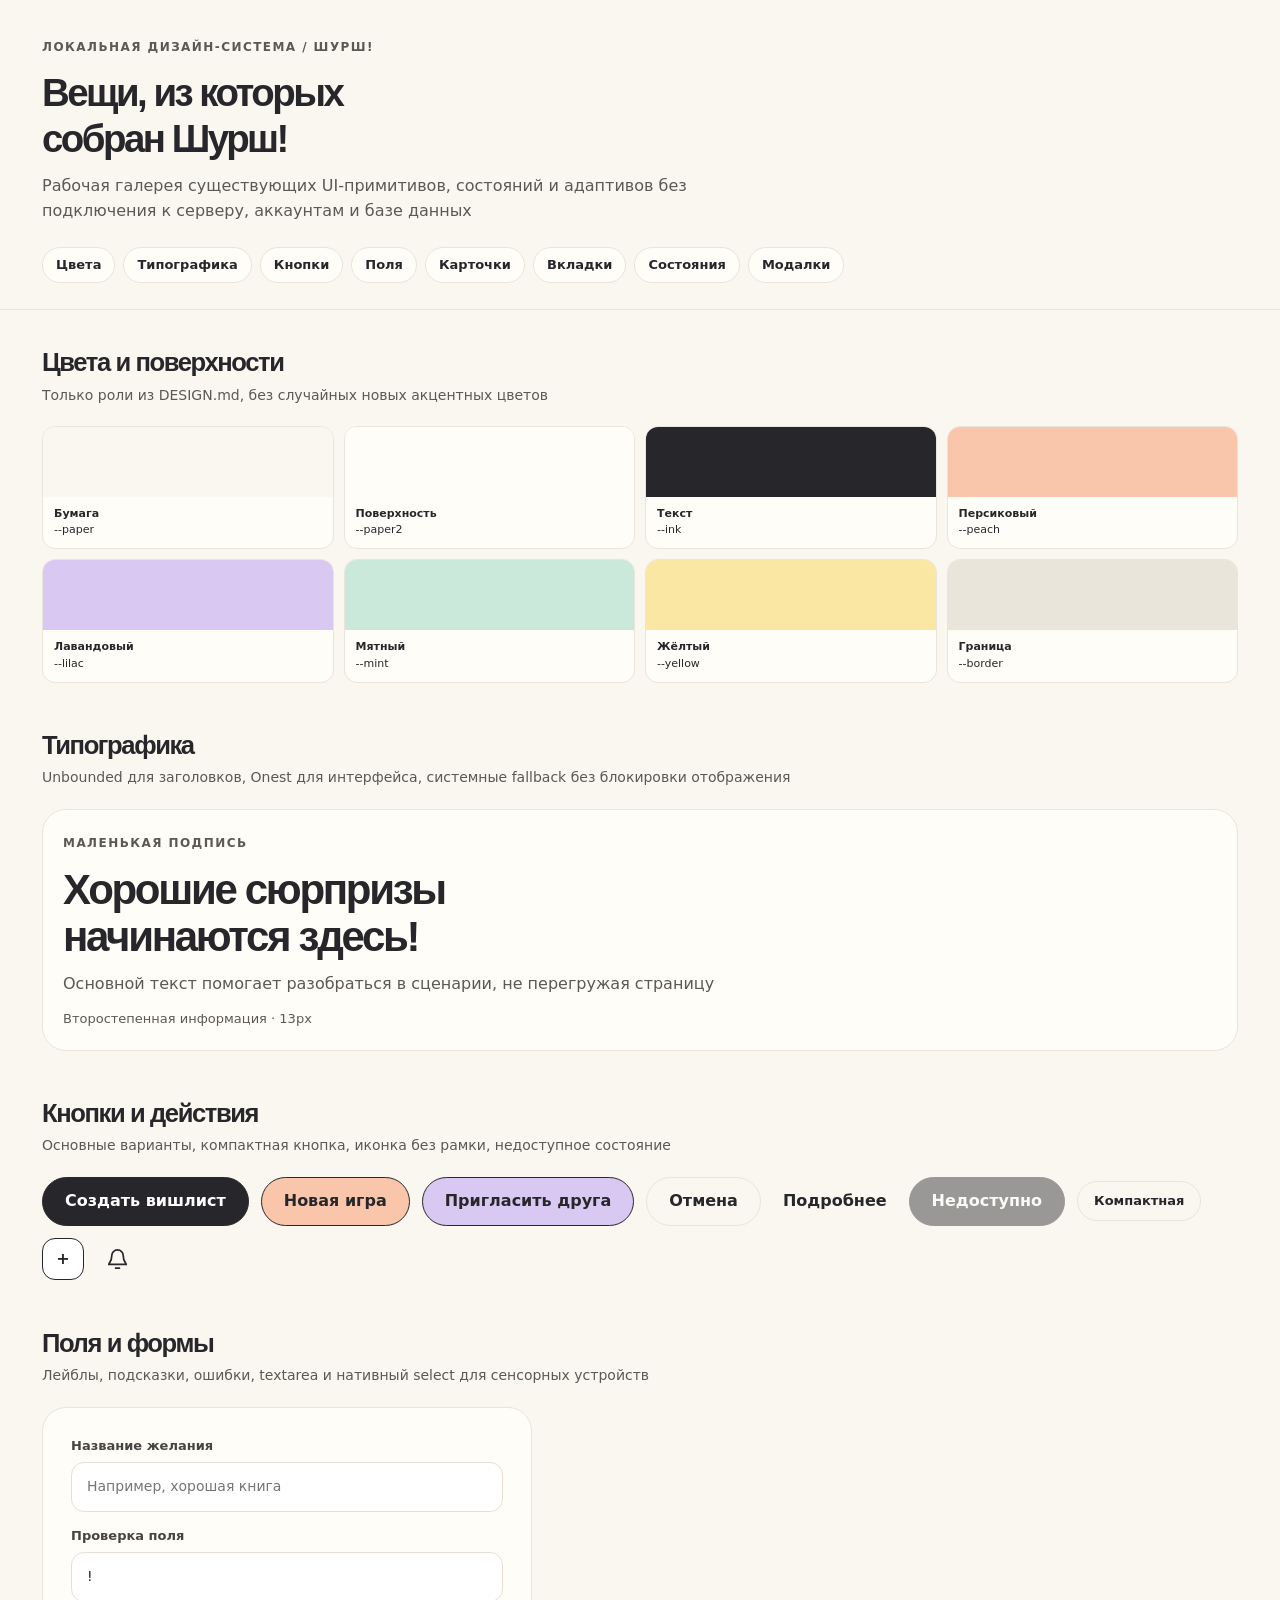
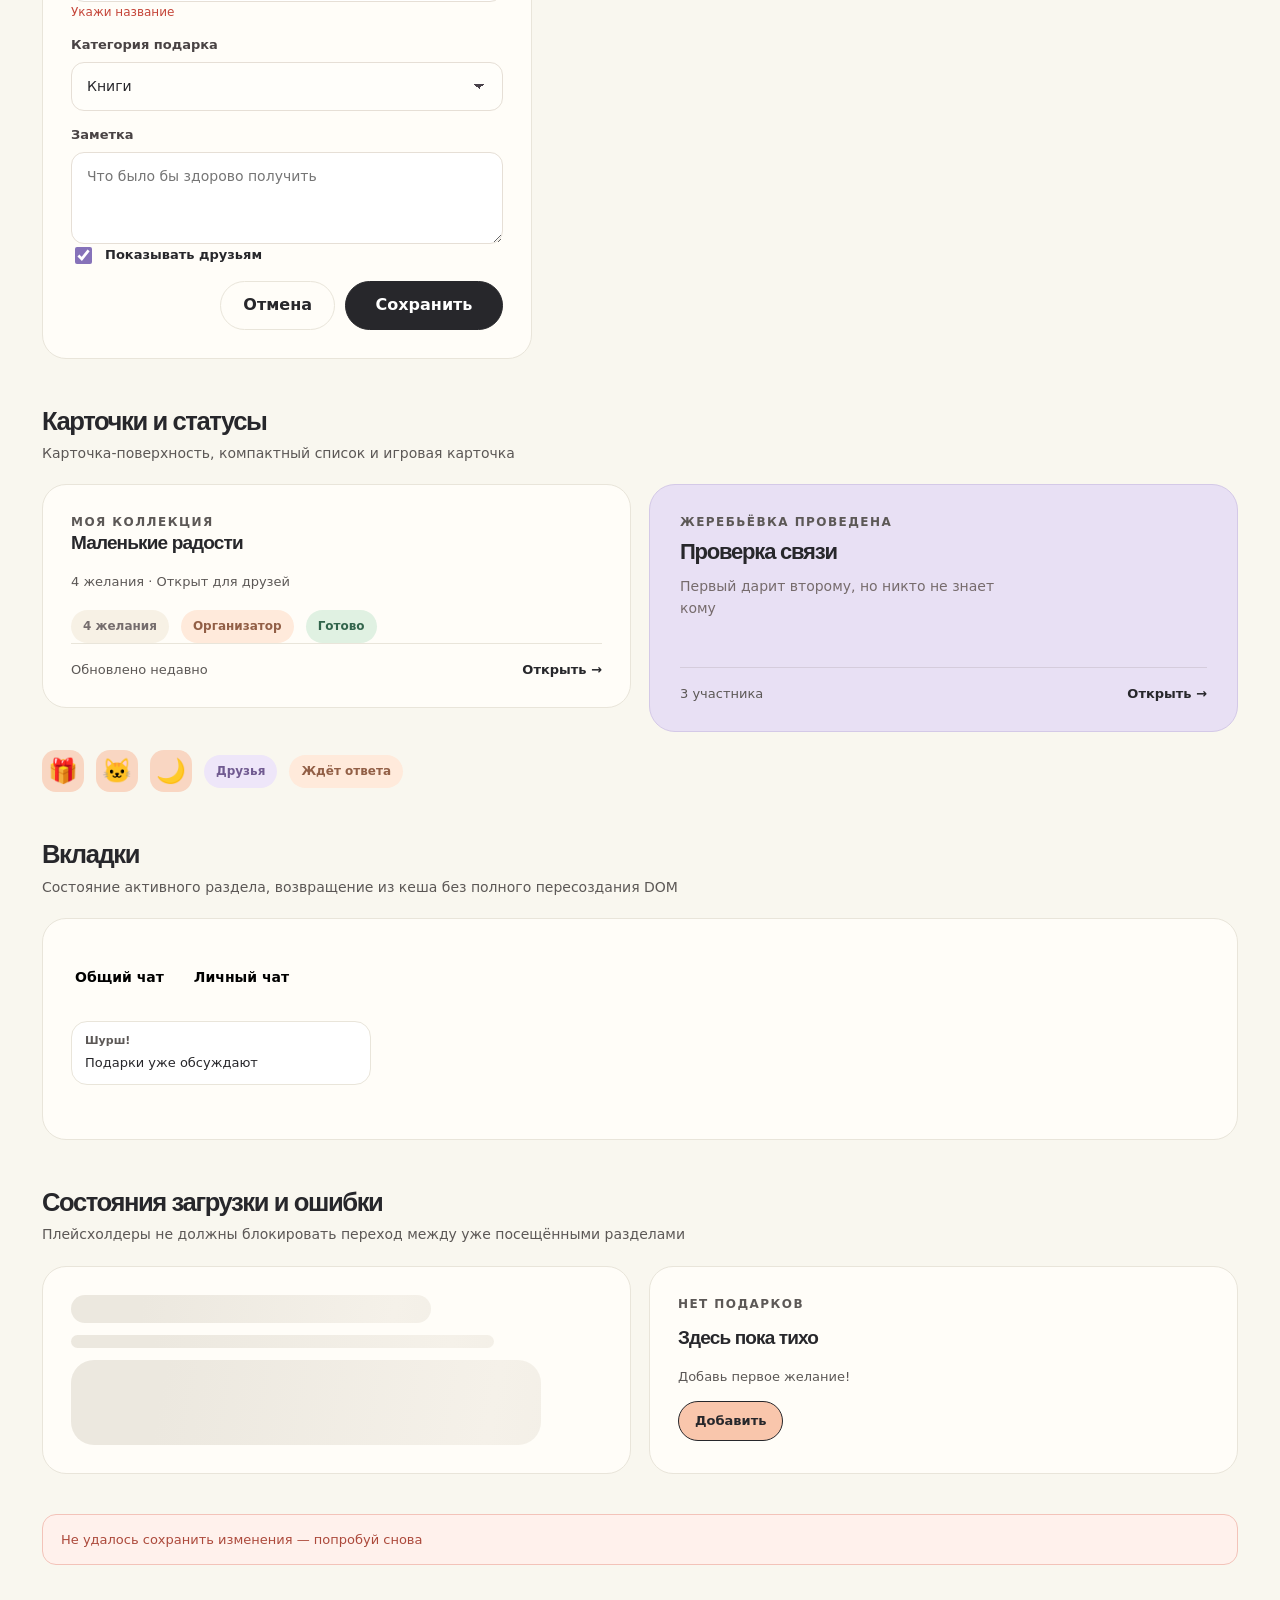
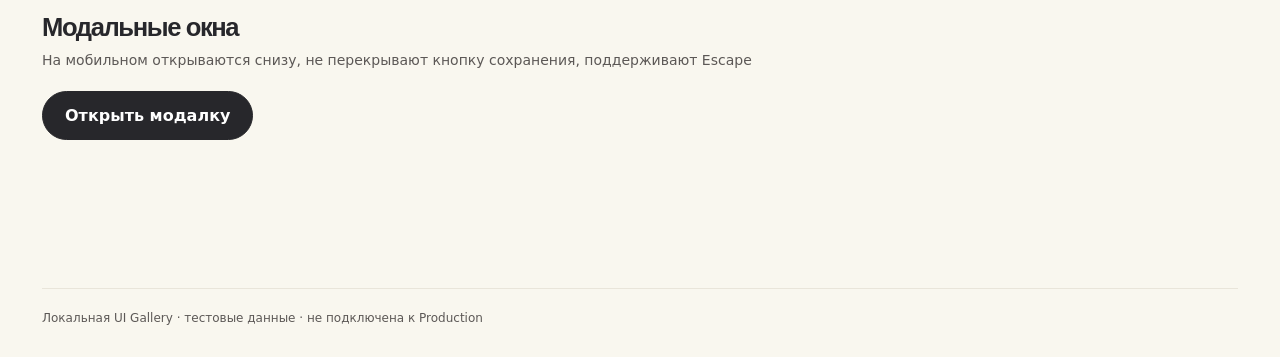
<file: tools/ui-gallery.html>
<!doctype html>
<html lang="ru">
<head>
<meta charset="utf-8">
<meta name="viewport" content="width=device-width, initial-scale=1">
<meta name="color-scheme" content="light">
<title>Шурш! UI-kit — локальная галерея</title>
<link rel="stylesheet" href="../public/styles.css">
<style>
/* Gallery-only layout. All product controls below use production selectors. */
[hidden]{display:none!important}
.ui-gallery .gallery-header{padding:34px 0 26px;border-bottom:1px solid var(--border)}
.ui-gallery .gallery-header h1{font-family:var(--heading);letter-spacing:-.065em;line-height:1.2;font-size:clamp(28px,3vw,46px);margin:12px 0}
.ui-gallery .gallery-header p{color:var(--muted);max-width:720px}
.ui-gallery .gallery-index{display:flex;flex-wrap:wrap;gap:8px;margin-top:24px}
.ui-gallery .gallery-index a{border:1px solid var(--border);background:var(--paper2);border-radius:var(--radius-pill);padding:7px 13px;font-size:13px;font-weight:750}
.ui-gallery .gallery-content{padding:38px 0 100px}
.ui-gallery .gallery-section{margin-bottom:48px;scroll-margin-top:20px}
.ui-gallery .gallery-section>h2{font-family:var(--heading);font-size:clamp(20px,2vw,28px);margin:0 0 8px}
.ui-gallery .gallery-section>p{font-size:14px;color:var(--muted);margin-bottom:20px}
.ui-gallery .gallery-row{display:flex;flex-wrap:wrap;align-items:center;gap:12px}
.ui-gallery .gallery-grid{display:grid;grid-template-columns:repeat(2,minmax(0,1fr));gap:18px}
.ui-gallery .gallery-swatches{display:grid;grid-template-columns:repeat(4,minmax(0,1fr));gap:10px}
.ui-gallery .gallery-swatch{border:1px solid var(--border);border-radius:var(--radius-control);overflow:hidden;background:var(--paper2);min-width:0}
.ui-gallery .gallery-swatch-color{height:70px}
.ui-gallery .gallery-swatch-label{padding:9px 11px;font-size:11px;word-break:break-word}
.ui-gallery .gallery-swatch-label strong{display:block}
.ui-gallery .gallery-demo-forms{max-width:490px}
.ui-gallery .gallery-demo-forms .field+.field{margin-top:14px}
.ui-gallery .gallery-demo-forms .field label{display:block}
.ui-gallery .gallery-surface{padding:20px;background:var(--paper2);border:1px solid var(--border);border-radius:var(--radius-panel)}
.ui-gallery .gallery-card{min-height:210px;display:flex;flex-direction:column}
.ui-gallery .gallery-card .list-bottom{margin-top:auto}
.ui-gallery .gallery-card .list-bottom .text-link{font-size:13px}
.ui-gallery .gallery-nav{display:flex;gap:22px;overflow-x:auto;align-items:center;white-space:nowrap;padding:12px 0 24px}
.ui-gallery .gallery-nav button{border:0;background:none;font-weight:800;font-size:14px;padding:8px 4px;position:relative}
.ui-gallery .gallery-nav button[aria-selected=true]::after{content:'';position:absolute;left:0;right:0;bottom:4px;height:9px;background:var(--yellow);z-index:-1;border-radius:60% 40% 45% 50%;transform:rotate(-1.5deg)}
.ui-gallery .gallery-panel{min-height:90px}
.ui-gallery .gallery-actions{margin-top:14px}
.ui-gallery .gallery-skeleton-demo{max-width:470px}
.ui-gallery .gallery-skeleton-demo .skeleton-bar{display:block;margin-bottom:12px}
.ui-gallery .gallery-skeleton-demo .skeleton-title{height:28px}
.ui-gallery .gallery-skeleton-demo .skeleton-subtitle{height:13px}
.ui-gallery .gallery-skeleton-demo .skeleton-card{height:85px}
.ui-gallery .gallery-foot{border-top:1px solid var(--border);padding:20px 0 30px;font-size:12px;color:var(--muted)}
.ui-gallery .gallery-demo-modal{z-index:100}
.ui-gallery .gallery-dialog-form{padding:0}
.ui-gallery .gallery-santa-card{min-height:210px}
.ui-gallery .gallery-message{max-width:300px}
.ui-gallery .gallery-status{font-size:13px;color:var(--muted)}
.ui-gallery .gallery-avatar{font-size:24px}
@media(max-width:760px){
 .ui-gallery .gallery-grid{grid-template-columns:1fr}
 .ui-gallery .gallery-swatches{grid-template-columns:repeat(2,minmax(0,1fr))}
 .ui-gallery .gallery-header{padding-top:22px}
 .ui-gallery .gallery-content{padding-top:26px}
 .ui-gallery .gallery-section{margin-bottom:36px}
 .ui-gallery .gallery-index{flex-wrap:nowrap;overflow-x:auto;padding-bottom:8px}
 .ui-gallery .gallery-index a{flex:0 0 auto}
 .ui-gallery .gallery-dialog-form{display:flex;flex-direction:column;min-height:0}
}
</style>
</head>
<body class="ui-gallery">
<header class="gallery-header">
<div class="container">
<span class="section-label">Локальная дизайн-система / Шурш!</span>
<h1>Вещи, из которых<br>собран Шурш!</h1>
<p>Рабочая галерея существующих UI-примитивов, состояний и адаптивов без подключения к серверу, аккаунтам и базе данных</p>
<nav class="gallery-index" aria-label="Разделы галереи">
<a href="#colors">Цвета</a><a href="#type">Типографика</a><a href="#buttons">Кнопки</a>
<a href="#forms">Поля</a><a href="#cards">Карточки</a><a href="#tabs">Вкладки</a>
<a href="#states">Состояния</a><a href="#modal">Модалки</a>
</nav>
</div>
</header>
<main class="container gallery-content">
<section class="gallery-section" id="colors">
<h2>Цвета и поверхности</h2><p>Только роли из DESIGN.md, без случайных новых акцентных цветов</p>
<div class="gallery-swatches">
<div class="gallery-swatch"><div class="gallery-swatch-color" style="background:var(--paper)"></div><div class="gallery-swatch-label"><strong>Бумага</strong>--paper</div></div>
<div class="gallery-swatch"><div class="gallery-swatch-color" style="background:var(--paper2)"></div><div class="gallery-swatch-label"><strong>Поверхность</strong>--paper2</div></div>
<div class="gallery-swatch"><div class="gallery-swatch-color" style="background:var(--ink)"></div><div class="gallery-swatch-label"><strong>Текст</strong>--ink</div></div>
<div class="gallery-swatch"><div class="gallery-swatch-color" style="background:var(--peach)"></div><div class="gallery-swatch-label"><strong>Персиковый</strong>--peach</div></div>
<div class="gallery-swatch"><div class="gallery-swatch-color" style="background:var(--lilac)"></div><div class="gallery-swatch-label"><strong>Лавандовый</strong>--lilac</div></div>
<div class="gallery-swatch"><div class="gallery-swatch-color" style="background:var(--mint)"></div><div class="gallery-swatch-label"><strong>Мятный</strong>--mint</div></div>
<div class="gallery-swatch"><div class="gallery-swatch-color" style="background:var(--yellow)"></div><div class="gallery-swatch-label"><strong>Жёлтый</strong>--yellow</div></div>
<div class="gallery-swatch"><div class="gallery-swatch-color" style="background:var(--border)"></div><div class="gallery-swatch-label"><strong>Граница</strong>--border</div></div>
</div>
</section>
<section class="gallery-section" id="type">
<h2>Типографика</h2><p>Unbounded для заголовков, Onest для интерфейса, системные fallback без блокировки отображения</p>
<div class="gallery-surface">
<span class="section-label">Маленькая подпись</span>
<h2 style="font-family:var(--heading);font-size:clamp(26px,4vw,42px);margin:12px 0">Хорошие сюрпризы<br>начинаются здесь!</h2>
<p style="color:var(--muted)">Основной текст помогает разобраться в сценарии, не перегружая страницу</p>
<p class="note" style="margin-top:12px">Второстепенная информация · 13px</p>
</div>
</section>
<section class="gallery-section" id="buttons">
<h2>Кнопки и действия</h2><p>Основные варианты, компактная кнопка, иконка без рамки, недоступное состояние</p>
<div class="gallery-row">
<button class="btn btn-dark" type="button" data-gallery-toast="Создан новый вишлист">Создать вишлист</button>
<button class="btn btn-peach" type="button" data-gallery-toast="Новая игра">Новая игра</button>
<button class="btn btn-lilac" type="button">Пригласить друга</button>
<button class="btn btn-soft" type="button">Отмена</button>
<button class="btn btn-ghost" type="button">Подробнее</button>
<button class="btn btn-dark" type="button" disabled>Недоступно</button>
<button class="btn btn-soft btn-small" type="button">Компактная</button>
<button class="btn btn-square" type="button" aria-label="Добавить">+</button>
<button class="header-bell" type="button" aria-label="Уведомления">
<svg viewBox="0 0 24 24" width="23" height="23" fill="none" stroke="currentColor" stroke-width="1.8" stroke-linecap="round" aria-hidden="true"><path d="M18 8a6 6 0 0 0-12 0c0 7-3 7-3 9h18c0-2-3-2-3-9M10 21h4"/></svg>
</button>
</div>
</section>
<section class="gallery-section" id="forms">
<h2>Поля и формы</h2><p>Лейблы, подсказки, ошибки, textarea и нативный select для сенсорных устройств</p>
<div class="panel gallery-demo-forms">
<div class="field"><label for="gallery-name">Название желания</label><input id="gallery-name" name="title" placeholder="Например, хорошая книга" autocomplete="off"></div>
<div class="field"><label for="gallery-error">Проверка поля</label><input id="gallery-error" aria-invalid="true" aria-describedby="gallery-error-hint" value="!" required><span id="gallery-error-hint" class="field-error">Укажи название</span></div>
<div class="field"><label for="gallery-choice">Категория подарка</label><select id="gallery-choice"><option>Книги</option><option>Электроника</option><option>Впечатления</option></select></div>
<div class="field"><label for="gallery-note">Заметка</label><textarea id="gallery-note" rows="3" placeholder="Что было бы здорово получить"></textarea></div>
<label class="switch-label"><input type="checkbox" checked> Показывать друзьям</label>
<div class="form-actions"><button class="btn btn-soft" type="button">Отмена</button><button class="btn btn-dark" type="button">Сохранить</button></div>
</div>
</section>
<section class="gallery-section" id="cards">
<h2>Карточки и статусы</h2><p>Карточка-поверхность, компактный список и игровая карточка</p>
<div class="gallery-grid">
<article class="panel gallery-card"><span class="section-label">Моя коллекция</span><h2>Маленькие радости</h2><p class="note">4 желания · Открыт для друзей</p><div class="gallery-row" style="margin-top:18px"><span class="chip">4 желания</span><span class="chip chip-peach">Организатор</span><span class="chip chip-green">Готово</span></div><div class="list-bottom"><span>Обновлено недавно</span><button class="text-link" type="button">Открыть →</button></div></article>
<article class="santa-list-card gallery-santa-card"><div class="section-label">Жеребьёвка проведена</div><h3 style="margin-top:8px">Проверка связи</h3><p>Первый дарит второму, но никто не знает кому</p><div class="list-bottom"><span>3 участника</span><button class="text-link" type="button">Открыть →</button></div></article>
</div>
<div class="gallery-row" style="margin-top:18px"><span class="avatar emoji-avatar gallery-avatar">🎁</span><span class="avatar emoji-avatar gallery-avatar">🐱</span><span class="avatar emoji-avatar gallery-avatar">🌙</span><span class="chip chip-lilac">Друзья</span><span class="chip chip-peach">Ждёт ответа</span></div>
</section>
<section class="gallery-section" id="tabs">
<h2>Вкладки</h2><p>Состояние активного раздела, возвращение из кеша без полного пересоздания DOM</p>
<div class="panel">
<div class="gallery-nav" role="tablist" aria-label="Демо-вкладки">
<button type="button" role="tab" aria-selected="true" aria-controls="gallery-tab-1" id="gallery-nav-1">Общий чат</button>
<button type="button" role="tab" aria-selected="false" aria-controls="gallery-tab-2" id="gallery-nav-2">Личный чат</button>
</div>
<div class="gallery-panel" role="tabpanel" id="gallery-tab-1" aria-labelledby="gallery-nav-1"><div class="chat-message gallery-message"><div class="chat-meta">Шурш!</div><p>Подарки уже обсуждают</p></div></div>
<div class="gallery-panel" role="tabpanel" id="gallery-tab-2" aria-labelledby="gallery-nav-2" hidden><p class="note">Здесь будут личные сообщения</p></div>
</div>
</section>
<section class="gallery-section" id="states">
<h2>Состояния загрузки и ошибки</h2><p>Плейсхолдеры не должны блокировать переход между уже посещёнными разделами</p>
<div class="gallery-grid">
<div class="panel"><div class="gallery-skeleton-demo" aria-label="Пример загрузки"><span class="skeleton-bar skeleton-title"></span><span class="skeleton-bar skeleton-subtitle"></span><div class="skeleton-card"></div></div></div>
<div class="panel"><div class="section-label">Нет подарков</div><h2 style="margin-top:14px">Здесь пока тихо</h2><p class="note">Добавь первое желание!</p><div class="gallery-actions"><button class="btn btn-peach btn-small" type="button">Добавить</button></div></div>
</div>
<div class="alert alert-error" role="alert" style="margin-top:16px">Не удалось сохранить изменения — попробуй снова</div>
</section>
<section class="gallery-section" id="modal">
<h2>Модальные окна</h2><p>На мобильном открываются снизу, не перекрывают кнопку сохранения, поддерживают Escape</p>
<button class="btn btn-dark" id="gallery-open-modal" type="button" aria-haspopup="dialog">Открыть модалку</button>
</section>
</main>
<footer class="container gallery-foot">Локальная UI Gallery · тестовые данные · не подключена к Production</footer>
<div class="modal-backdrop gallery-demo-modal" id="gallery-modal" hidden>
<div class="modal" role="dialog" aria-modal="true" aria-label="Добавить желание">
<button class="modal-close" type="button" id="gallery-close-modal" aria-label="Закрыть">×</button>
<div class="modal-scroll-area gallery-dialog-form">
<h2>Добавить желание</h2><p class="modal-subtitle">Небольшое желание может стать большим сюрпризом</p>
<div class="field"><label for="gallery-wish-modal">Название</label><input id="gallery-wish-modal" placeholder="Что хотелось бы получить"></div>
<div class="form-actions"><button type="button" class="btn btn-soft" id="gallery-cancel-modal">Отмена</button><button type="button" class="btn btn-dark" id="gallery-save-modal">Сохранить</button></div>
</div>
</div>
</div>
<div id="toast-root" aria-live="polite"></div>
<script>
(function(){
 const modal=document.getElementById('gallery-modal');
 const trigger=document.getElementById('gallery-open-modal');
 const close=()=>{modal.hidden=true;trigger.focus()};
 trigger.addEventListener('click',()=>{modal.hidden=false;document.getElementById('gallery-wish-modal').focus()});
 ['gallery-close-modal','gallery-cancel-modal','gallery-save-modal'].forEach(id=>document.getElementById(id).addEventListener('click',close));
 modal.addEventListener('click',ev=>{if(ev.target===modal)close()});
 document.addEventListener('keydown',ev=>{if(!modal.hidden&&ev.key==='Escape')close()});
 const tabs=[...document.querySelectorAll('[role=tab]')];
 tabs.forEach((tab,i)=>tab.addEventListener('click',()=>{
  tabs.forEach((item,j)=>{item.setAttribute('aria-selected',String(i===j));document.getElementById(item.getAttribute('aria-controls')).hidden=i!==j});
 }));
 document.addEventListener('click',ev=>{
  const el=ev.target.closest('[data-gallery-toast]');if(!el)return;
  const root=document.getElementById('toast-root');
  root.innerHTML='';const message=document.createElement('div');message.className='toast';message.textContent=el.dataset.galleryToast;root.appendChild(message);
 });
})();
</script>
</body>
</html>
</file>
<file: public/styles.css>
:root{--paper:#f9f7ef;--paper2:#fffdf7;--ink:#27272b;--muted:#5c5856;--border:#e9e5da;--peach:#f9c6ac;--orange:#f4a465;--lilac:#d9c9f2;--mint:#cae9da;--yellow:#f9e7a3;--white:#fff;--shadow:0 9px 0 rgba(40,39,43,.045);--rounded:24px;--radius-sm:14px;--max:1240px;--heading:'Unbounded','Arial Black',sans-serif;--body:'Onest',system-ui,-apple-system,BlinkMacSystemFont,'Segoe UI',sans-serif;--surface-card:#fffdf8;--radius-control:13px;--radius-panel:24px;--radius-modal:27px;--radius-pill:100px;--space-panel:28px;--focus-color:#7760b9;--focus-width:3px;--focus-offset:4px;--touch-target:44px;--control-height:48px;--button-height:49px;--duration-interactive:.19s;--shadow-button-hover:0 5px 0 rgba(42,42,42,.12)}
*{box-sizing:border-box}html{scroll-behavior:smooth}body{background:var(--paper);color:var(--ink);font-family:var(--body);font-size:16px;margin:0;line-height:1.52;overflow-x:hidden}button,input,textarea,select{font:inherit}button{cursor:pointer}a{color:inherit}a:focus-visible,button:focus-visible,input:focus-visible,textarea:focus-visible,select:focus-visible{outline:var(--focus-width) solid var(--focus-color);outline-offset:var(--focus-offset)}a{text-decoration:none}h1,h2,h3,h4,p{margin:0}h1,h2,h3{line-height:1.12}h1,h2{letter-spacing:-.055em}svg{display:block}img{display:block;max-width:100%}button:disabled{opacity:.45;cursor:not-allowed}::selection{background:var(--yellow)}.container{width:min(var(--max),calc(100% - 84px));margin:auto}.topbar{height:90px;display:flex;align-items:center;gap:34px;justify-content:space-between;position:relative;z-index:5}.site-header{border-bottom:1px solid rgba(40,40,42,.045)}.logo{font-family:var(--heading);font-size:29px;font-weight:800;letter-spacing:-.09em;line-height:1;display:inline-flex;align-items:end;white-space:nowrap}.logo span{color:#f18b63}.logo-dot{width:9px;height:9px;border-radius:50%;background:var(--ink);margin:0 0 2px 7px}.nav{display:flex;align-items:center;margin-right:auto;margin-left:60px}.nav a{font-weight:700;font-size:14px;}.nav a.active{position:relative}.nav a.active:after{content:'';position:absolute;width:6px;height:6px;border-radius:50%;background:#ea9e74;bottom:-14px;left:calc(50% - 3px)}.header-actions{display:flex;gap:10px;align-items:center}.user-name{font-size:14px;font-weight:700;white-space:nowrap}.btn{border:1.5px solid var(--ink);border-radius:var(--radius-pill);display:inline-flex;align-items:center;justify-content:center;gap:9px;font-weight:750;line-height:1.1;min-height:var(--button-height);padding:14px 22px;background:var(--white);color:var(--ink);white-space:nowrap;transition:transform var(--duration-interactive) ease,background var(--duration-interactive) ease,box-shadow var(--duration-interactive) ease}.btn:hover{transform:translateY(-2px);box-shadow:var(--shadow-button-hover)}.btn:active{transform:translateY(0);box-shadow:none}.btn svg{width:18px;height:18px;flex:0 0 auto}.btn-dark{background:var(--ink);color:white}.btn-dark:hover{background:#45434a}.btn-peach{background:var(--peach)}.btn-lilac{background:var(--lilac)}.btn-soft{background:transparent;border-color:var(--border)}.btn-ghost{border:0;background:transparent;padding-inline:10px;min-height:40px}.btn-small{font-size:13px;min-height:40px;padding:9px 16px}.btn-square{width:42px;min-height:42px;padding:9px;border-radius:var(--radius-control)}.btn-danger{border-color:#d47b72;color:#b24339;background:#fff5f3}.btn-row{display:flex;gap:12px;flex-wrap:wrap;align-items:center}.icon{width:20px;height:20px;display:inline-block;flex-shrink:0}.eyebrow{display:flex;align-items:center;gap:10px;color:#615e60;font-size:12px;text-transform:uppercase;letter-spacing:.135em;font-weight:850}.eyebrow .spark{width:20px;height:20px}.section-label{font-size:12px;letter-spacing:.12em;font-weight:800;text-transform:uppercase;color:var(--muted)}.heading{font-family:var(--heading);font-weight:700;letter-spacing:-.065em}.hero{min-height:650px;display:grid;grid-template-columns:1.04fr .96fr;align-items:center;gap:6px;padding:42px 0 88px}.hero-copy{position:relative;z-index:2;padding-bottom:22px}.hero h1{font-family:var(--heading);font-weight:700;font-size:clamp(44px,4.4vw,69px);letter-spacing:-.073em;line-height:1.22;margin:28px 0 22px;max-width:710px}.hero h1 em{font-style:normal;position:relative;white-space:nowrap}.hero h1 em:after{content:'';position:absolute;z-index:-1;bottom:3px;left:-5px;right:-4px;height:20px;border-radius:50%;background:var(--yellow);transform:rotate(-2deg)}.hero-description{color:#67636a;font-size:18px;max-width:460px;line-height:1.65;margin-bottom:31px} .hero-note{font-size:12px;color:#8b8583;margin-top:24px}.hero-visual{height:550px;position:relative;isolation:isolate}.hero-visual:before{content:'';position:absolute;width:420px;height:395px;left:15%;top:11%;background:#fbe8cd;border-radius:41% 59% 60% 40% / 47% 46% 54% 53%;transform:rotate(18deg)}.hero-visual svg{width:100%;height:100%;overflow:visible}.hero-visual>svg{position:relative;z-index:1}.float-one{animation:floaty 5.5s ease-in-out infinite;transform-origin:50% 50%}.float-two{animation:floaty 6.5s ease-in-out infinite 1s;transform-origin:50% 50%}.wobble{animation:wobble 9s ease-in-out infinite;transform-origin:50% 80%}@keyframes floaty{0%,100%{transform:translateY(0) rotate(0deg)}50%{transform:translateY(-10px) rotate(1.8deg)}}@keyframes wobble{0%,100%{transform:rotate(0)}50%{transform:rotate(-3deg)}}.tiny-bubble{background:white;border:1px solid #dfd9cc;box-shadow:0 7px 0 rgba(43,37,35,.065);padding:12px 16px;border-radius:18px;position:absolute;font-size:12px;font-weight:800;z-index:2}.bubble-heart{top:14%;right:0;transform:rotate(8deg)}.bubble-heart svg{width:24px;height:24px;display:inline-block;vertical-align:middle;margin-right:6px}.bubble-gift{left:3%;bottom:18%;transform:rotate(-7deg)}.bubble-gift:before{content:'✳';color:#ce9281;margin-right:7px;font-size:20px}.marquee-line{border-block:1px solid #e7e0d4;overflow:hidden;padding:14px 0;background:#f6f1e6}.marquee-inner{max-width:var(--max);margin:auto;display:flex;justify-content:space-between;gap:30px;align-items:center;color:#5e5a5b;font-size:14px;font-weight:750}.marquee-inner span:before{content:'✳';color:#e6a380;font-size:15px;margin-right:15px}.section{padding:112px 0}.section-intro{display:flex;justify-content:space-between;gap:25px;align-items:end;margin-bottom:50px}.section-intro h2{font-family:var(--heading);font-size:clamp(30px,3.4vw,49px);max-width:710px;margin-top:16px}.section-intro p{color:var(--muted);max-width:290px;font-size:16px}.steps{display:grid;grid-template-columns:repeat(3,1fr);gap:22px}.step{position:relative;background:#fffdf7;border:1.5px solid #eee7da;border-radius:26px;padding:28px 30px 35px;min-height:295px;overflow:hidden}.step:nth-child(2){background:#f2eaf9}.step:nth-child(3){background:#e9f5eb}.step-number{font-family:var(--heading);font-size:14px;color:#989088}.step-art{height:124px;display:flex;align-items:center;justify-content:center}.step-art svg{width:130px;height:112px}.step h3{font-family:var(--heading);font-size:18px;line-height:1.5;letter-spacing:-.045em;margin:8px 0 9px}.step p{color:#777071;font-size:14px;line-height:1.65;max-width:260px}.showcase{background:#e7dff4;border-radius:40px;padding:58px 5.5%;position:relative;overflow:hidden;display:grid;grid-template-columns:.78fr 1.22fr;gap:40px;align-items:center}.showcase .blob{position:absolute;width:320px;height:320px;border:1.5px dashed rgba(75,61,78,.15);border-radius:50%;bottom:-180px;left:-120px}.showcase-copy h2{font-family:var(--heading);font-size:clamp(28px,3vw,44px);margin:20px 0;letter-spacing:-.07em}.showcase-copy p{color:#66616e;max-width:350px;margin-bottom:28px}.showcase-mock{position:relative;transform:rotate(2deg);background:var(--paper2);border:1px solid #dcd2e6;border-radius:23px;padding:26px;box-shadow:16px 22px 0 rgba(91,73,114,.10);max-width:570px}.mock-top{display:flex;align-items:center;justify-content:space-between;gap:12px;padding-bottom:18px;border-bottom:1px solid #ece8e0}.mock-top h3{font-family:var(--heading);font-size:17px}.mock-tags{display:flex;gap:8px}.mock-items{display:grid;grid-template-columns:repeat(3,1fr);gap:11px;margin-top:16px}.mock-item{border:1px solid #ede6db;border-radius:16px;background:white;overflow:hidden}.mock-art{height:115px;display:flex;align-items:center;justify-content:center}.mock-art svg{width:70%;height:80%}.mock-item .mock-copy{padding:12px}.mock-item strong{display:block;font-size:12px;line-height:1.3;min-height:31px}.mock-item small{font-size:10px;color:#888}.santa-feature{display:grid;grid-template-columns:1fr 1fr;gap:50px;align-items:center}.santa-art{height:410px;position:relative;background:#f8e2d7;border-radius:33px;overflow:hidden}.santa-art svg{width:100%;height:100%}.santa-copy{padding:40px 30px}.santa-copy h2{font-family:var(--heading);font-size:clamp(32px,3.5vw,49px);margin:18px 0 20px;max-width:490px}.santa-copy p{color:#777071;margin-bottom:27px;max-width:420px}.feature-tick{display:flex;align-items:center;gap:12px;font-size:14px;font-weight:700;margin:12px 0}.feature-tick .icon{color:#b96750}.privacy-strip{background:#fffdf6;border:1px solid var(--border);border-radius:32px;display:grid;grid-template-columns:.7fr 1.3fr;align-items:center;gap:45px;padding:45px 70px;margin-top:3px}.privacy-illustration{height:165px;display:flex;align-items:center;justify-content:center}.privacy-illustration svg{height:100%;width:100%}.privacy-strip h2{font-family:var(--heading);font-size:clamp(23px,2.5vw,36px);margin:12px 0 13px}.privacy-strip p{color:var(--muted);max-width:590px}.occasions{display:flex;flex-wrap:wrap;gap:12px;margin-top:35px}.occasion-chip{border:1.5px solid #e5e0d5;background:#fffdf9;border-radius:99px;padding:16px 24px;font-weight:700;font-size:15px;display:flex;gap:11px;align-items:center}.occasion-chip svg{width:21px;height:21px}.occasion-chip:nth-child(2){background:#f6e8f1}.occasion-chip:nth-child(3){background:#e9f4ec}.occasion-chip:nth-child(4){background:#fdf0cf}.occasion-chip:nth-child(5){background:#f9e4d5}.final-cta{background:#f5d99b;border-radius:38px;min-height:300px;padding:60px 65px;display:flex;align-items:center;justify-content:space-between;gap:30px;overflow:hidden;position:relative}.final-cta:after{content:'✳';font-size:255px;line-height:1;color:#eebf70;position:absolute;right:30px;top:5px;opacity:.42}.final-cta > *{position:relative;z-index:1}.final-cta h2{font-family:var(--heading);font-size:clamp(32px,3.2vw,50px);max-width:630px}.final-cta p{margin-top:14px;color:#6c5d47}.footer{padding:55px 0 40px;display:flex;justify-content:space-between;gap:30px;align-items:center}.footer small{display:block;color:#928c88;margin-top:9px}.footer nav{display:flex;gap:22px;color:#706966;font-size:13px;font-weight:700}.footer p{color:#999189;font-size:12px}.footer p a{color:#766b7a;text-decoration:underline;text-decoration-color:#d5bfd9;text-underline-offset:3px;font-weight:800}.footer p a:hover{color:#342b45;text-decoration-color:currentColor}.page{padding:62px 0 120px;min-height:65vh}.page-hero{display:flex;justify-content:space-between;align-items:end;gap:25px;margin-bottom:40px}.page-hero h1{font-family:var(--heading);font-size:clamp(30px,3.8vw,52px);max-width:760px;margin-top:15px}.page-hero p{color:var(--muted);margin-top:16px;max-width:620px}.page-hero .btn{flex-shrink:0}.section-mini{font-size:12px;letter-spacing:.12em;text-transform:uppercase;color:#777;font-weight:850}.cards-grid{display:grid;grid-template-columns:repeat(3,1fr);gap:19px}.list-card{background:white;border:1.5px solid var(--border);border-radius:25px;overflow:hidden;transition:transform .2s,box-shadow .2s}.list-card:hover{transform:translateY(-3px);box-shadow:var(--shadow)}.list-cover{height:178px;position:relative;overflow:hidden;display:flex;align-items:center;justify-content:center}.cover-peach{background:var(--peach)}.cover-lilac{background:var(--lilac)}.cover-mint{background:var(--mint)}.cover-yellow{background:var(--yellow)}.list-cover svg{width:140px;height:125px}.cover-stamp{position:absolute;left:19px;top:16px;background:rgba(255,255,255,.75);border-radius:30px;padding:6px 11px;font-size:11px;font-weight:800}.list-info{padding:23px 25px 25px}.list-info h3{font-family:var(--heading);font-size:17px;line-height:1.4;min-height:48px;letter-spacing:-.045em}.list-info p{color:#877f79;font-size:13px;margin-top:7px;line-height:1.5;min-height:40px}.list-bottom{display:flex;align-items:center;justify-content:space-between;border-top:1px solid var(--border);margin-top:18px;padding-top:16px;font-size:13px}.list-bottom span{color:var(--muted)}.text-link{border:0;background:none;padding:0;font-weight:800;display:flex;align-items:center;gap:5px;color:var(--ink)}.text-link:hover{text-decoration:underline}.text-link svg{width:16px;height:16px}.blank-state{border:2px dashed #dfd9ce;border-radius:28px;padding:60px 26px;text-align:center;background:#fffcf5}.blank-illustration{width:120px;height:120px;margin:0 auto 22px}.blank-state h3{font-family:var(--heading);font-size:21px;letter-spacing:-.045em}.blank-state p{color:var(--muted);margin:13px auto 22px;max-width:390px}.detail-top{border-radius:28px;position:relative;padding:48px 50px;display:grid;grid-template-columns:1fr 210px;min-height:265px;gap:30px;margin-bottom:36px;overflow:hidden}.detail-top h1{font-family:var(--heading);font-size:clamp(28px,3vw,44px);max-width:750px;margin:16px 0}.detail-top p{max-width:550px;color:#67616a}.detail-top .detail-art{display:flex;align-items:center;justify-content:center}.detail-top .detail-art svg{width:200px;height:200px}.detail-actions{display:flex;align-items:center;justify-content:space-between;gap:18px;flex-wrap:wrap;margin-bottom:29px}.detail-actions h2{font-family:var(--heading);font-size:21px}.chip{display:inline-flex;align-items:center;gap:6px;border-radius:var(--radius-pill);background:#f7f1e5;padding:7px 12px;color:#756d6d;font-size:12px;font-weight:750}.chip svg{width:14px;height:14px}.chip-green{background:#e0f1e2;color:#32654c}.chip-lilac{background:#eee6f9;color:#715b91}.chip-peach{background:#ffeadb;color:#925f46}.wishlist-grid{display:grid;grid-template-columns:repeat(4,1fr);gap:18px}.wish-card{background:#fffefa;border:1.5px solid var(--border);border-radius:22px;overflow:hidden;display:flex;flex-direction:column;min-width:0}.wish-image{height:205px;background:#f4eadf;position:relative;display:flex;align-items:center;justify-content:center;overflow:hidden}.wish-image > svg{width:125px;height:125px}.wish-image img{width:100%;height:100%;object-fit:cover}.wish-card:nth-child(4n+2) .wish-image{background:#eae4f3}.wish-card:nth-child(4n+3) .wish-image{background:#e8f4e9}.wish-card:nth-child(4n) .wish-image{background:#fbebc9}.wish-priority{position:absolute;left:12px;top:12px}.wish-content{padding:20px;display:flex;flex-direction:column;flex:1}.wish-content h3{font-family:var(--heading);font-size:14px;line-height:1.5;letter-spacing:-.04em;overflow-wrap:anywhere}.wish-desc{color:#847e79;font-size:12px;margin:10px 0 18px;line-height:1.55;overflow-wrap:anywhere}.wish-card-footer{display:flex;align-items:center;justify-content:space-between;gap:7px;margin-top:auto;padding-top:13px;border-top:1px solid #f1ede5}.wish-price{font-weight:850;font-size:15px;white-space:nowrap}.wish-price small{font-weight:500;color:#8e8885}.wish-controls{display:flex;gap:5px}.wish-controls .btn{min-height:34px;width:34px;padding:7px;border-radius:10px}.wish-controls svg{width:16px;height:16px}.wish-action{width:100%;margin-top:13px;min-height:42px;padding:10px;font-size:13px}.wish-action:disabled{background:#f4eee5;border-color:#e4daca;color:#8a8179;opacity:1}.guest-topline{display:flex;gap:12px;align-items:center;flex-wrap:wrap;margin-bottom:24px;color:#8a837b;font-size:13px}.guest-topline svg{width:17px;height:17px}.guest-banner{background:#fff8e8;border:1px solid #f0e2bd;padding:15px 20px;border-radius:15px;font-size:13px;color:#826c4e;margin-bottom:26px}.santa-grid{display:grid;grid-template-columns:repeat(2,1fr);gap:20px}.santa-list-card{position:relative;background:#f7e9db;border:1px solid #ead7c6;border-radius:26px;padding:28px 30px;overflow:hidden;min-height:260px;display:flex;flex-direction:column}.santa-list-card:nth-child(even){background:#e8e0f4;border-color:#d4c9e7}.santa-list-card .sparkle-deco{position:absolute;right:10px;top:0;color:rgba(107,74,70,.12);font-size:140px;line-height:1;font-weight:bold}.santa-list-card h3{font-family:var(--heading);font-size:22px;letter-spacing:-.055em;position:relative}.santa-list-card p{color:#766b6c;font-size:14px;max-width:320px;margin-top:12px}.santa-list-card .list-bottom{margin-top:auto;position:relative;border-color:rgba(77,62,51,.12)}.santa-detail-layout{display:grid;grid-template-columns:1.35fr .85fr;gap:28px}.panel{background:var(--surface-card);border:1.5px solid var(--border);border-radius:var(--radius-panel);padding:var(--space-panel);margin-bottom:24px}.panel h2{font-family:var(--heading);font-size:19px;letter-spacing:-.045em;margin-bottom:18px}.panel h3{font-family:var(--heading);font-size:15px;margin:18px 0}.muted{color:var(--muted)}.note{font-size:13px;color:var(--muted);line-height:1.65}.person-list{display:flex;flex-direction:column;gap:0}.person-row{padding:14px 0;border-bottom:1px solid #efece5;display:flex;align-items:center;gap:12px}.person-row:last-child{border-bottom:0}.avatar{width:42px;height:42px;border-radius:14px;display:flex;align-items:center;justify-content:center;font-family:var(--heading);font-size:14px;background:#f9d6c2;flex:0 0 auto}.person-row:nth-child(3n+2) .avatar{background:#dacdf1}.person-row:nth-child(3n) .avatar{background:#d4e9d8}.person-main{flex:1;min-width:0}.person-main strong{display:block;font-size:14px}.person-main small{color:var(--muted);font-size:12px}.person-row .btn{min-height:33px}.rules-list{display:flex;gap:8px;flex-wrap:wrap}.rule-chip{display:flex;align-items:center;gap:7px;border-radius:100px;padding:7px 12px;background:#f5ebea;font-size:12px;font-weight:750}.rule-chip button{border:none;background:none;font-size:17px;line-height:1;color:#96655a;min-width:18px}.divider-line{height:1px;background:var(--border);margin:24px 0}.details-box{background:#f6f1e6;border-radius:20px;padding:23px}.details-box p{margin:11px 0;color:#736d67;font-size:14px}.details-box strong{color:var(--ink)}.secret-card{text-align:center;background:#eadff4;border:1px solid #d6cbe9;}.secret-card h2{font-family:var(--heading);line-height:1.5;margin:10px auto;max-width:380px}.secret-card p{color:#736e78;margin:13px auto 22px;max-width:340px}.secret-card .envelope-svg{margin:0 auto}.secret-card.revealed{border-color:#c5e3ca}.recipient{font-family:var(--heading);font-size:31px;letter-spacing:-.05em;margin:13px 0}.recipient-wishes{text-align:left;margin:18px auto 0;background:rgba(255,255,255,.65);border-radius:15px;}.recipient-wishes ul{margin:8px 0 0;padding-left:20px;font-size:14px}.recipient-wishes li{padding:3px 0}.invite-card{max-width:670px;margin:auto;background:#fffdf8;border:1.5px solid var(--border);border-radius:32px;padding:45px}.invite-card .invite-icon{width:180px;height:160px;margin:0 auto 24px}.invite-card h1{font-family:var(--heading);font-size:clamp(28px,3.1vw,41px);text-align:center;letter-spacing:-.06em;margin-bottom:17px}.invite-card>p{text-align:center;color:var(--muted);margin-bottom:28px}.invite-info{display:grid;grid-template-columns:repeat(2,1fr);gap:12px;margin:24px 0}.info-tile{background:#f5f0e6;border-radius:15px;padding:17px}.info-tile small{display:block;color:#8c8278;font-size:12px}.info-tile strong{display:block;margin-top:4px;font-size:16px}.invite-form{margin-top:24px}.invite-form h3{font-family:var(--heading);font-size:17px;margin-bottom:15px}.invite-form .btn{width:100%;margin-top:10px}.my-wishes{margin-top:22px}.my-wishes-list{flex-wrap:wrap;gap:8px;margin:12px 0 18px}.my-wishes-list .chip{background:white;border:1px solid #e2dcd1}.share-field{display:flex;gap:8px;align-items:center;margin:15px 0}.share-field input{flex:1;min-width:0}.share-field .btn{flex-shrink:0}.alert{border:1px solid #eedfc2;background:#fff4dd;border-radius:14px;padding:15px 18px;margin:20px 0;font-size:13px;color:#846e45}.alert-error{background:#fff1ec;border-color:#f3c3b9;color:#ac493b}.modal-backdrop{position:fixed;inset:0;background:rgba(35,33,37,.47);z-index:20;display:flex;align-items:center;justify-content:center;padding:20px;overflow-y:auto;animation:fade-in .18s ease}.modal{width:min(540px,100%);background:#fffefa;border:1px solid #e7dece;border-radius:var(--radius-modal);box-shadow:0 24px 90px rgba(25,22,27,.22);overflow-y:auto;position:relative}.modal h2{font-family:var(--heading);font-size:24px;line-height:1.35;letter-spacing:-.055em;margin:0 36px 10px 0}.modal-subtitle{color:#827a76;font-size:14px;margin-bottom:24px}.modal-close{border:0;background:#f4eee6;width:34px;height:34px;border-radius:50%;display:flex;justify-content:center;align-items:center;position:absolute;right:24px;top:26px;font-size:22px;color:#6e6965}.form{display:flex;flex-direction:column;gap:15px}.field{display:flex;flex-direction:column;gap:7px;min-width:0}.field label{font-size:13px;font-weight:800;color:#494344}.field input,.field textarea,.field select,.input{border:1.5px solid #e6dfd6;border-radius:var(--radius-control);padding:13px 15px;background:#fff;font-size:14px;width:100%;color:var(--ink);min-height:var(--control-height);outline:none}.field input:focus,.field textarea:focus,.field select:focus,.input:focus{border-color:#b2a0d7;box-shadow:0 0 0 3px rgba(181,166,221,.17)}.field textarea{min-height:92px;resize:vertical}.field-hint{font-size:11px;color:#928b83}.form-grid{display:grid;grid-template-columns:1fr 1fr;gap:14px}.form-actions{display:flex;gap:10px;justify-content:flex-end;margin-top:14px;flex-wrap:wrap}.form-actions .btn-dark{min-width:158px}.switch-label{display:flex;gap:10px;align-items:center;font-size:13px;font-weight:750}.switch-label input{accent-color:#8470bd;width:17px;height:17px}.file-picker{border:1.5px dashed #ddd1bf;padding:13px;border-radius:13px;background:#fff9f0}.file-picker input{padding:6px;border:0;background:transparent;min-height:30px}.field-error{font-size:12px;color:#c54539;margin-top:-6px}.modal-foot{margin-top:22px;padding-top:17px;border-top:1px solid var(--border);font-size:13px;color:var(--muted)}.modal-foot button{background:none;border:0;font-weight:800;text-decoration:underline;padding:0;color:var(--ink)}.toast{position:fixed;bottom:28px;right:28px;z-index:40;border:1.5px solid #d2e4cf;background:#e8f7e6;box-shadow:0 9px 35px rgba(31,37,29,.1);padding:15px 20px;border-radius:14px;font-weight:750;font-size:14px;max-width:min(460px,calc(100% - 30px));animation:slide-in .25s ease}.toast.error{background:#fff0ec;border-color:#f0c3bb}.loading-screen{height:70vh;display:flex;justify-content:center;align-items:center;flex-direction:column;gap:15px}.loading-mark{font-family:var(--heading);font-size:30px;font-weight:800}.loading-mark span{color:#ed8d6a}.loading-line{width:70px;height:4px;background:#eadac4;border-radius:9px;overflow:hidden}.loading-line:after{content:'';display:block;height:100%;width:30px;background:#e7a57f;animation:loadline 1s infinite alternate}.error-page{text-align:center;max-width:550px;margin:75px auto}.error-page h1{font-family:var(--heading);font-size:28px;margin-bottom:15px}.error-page p{color:var(--muted);margin-bottom:22px}.demo-banner{display:inline-block;background:#ecdfc7;border-radius:50px;padding:5px 11px;font-weight:800;font-size:10px;color:#75664d;margin-left:10px;vertical-align:middle;letter-spacing:.02em}.hide{display:none!important}@keyframes fade-in{from{opacity:0}to{opacity:1}}@keyframes slide-in{from{opacity:0;transform:translateY(10px)}to{opacity:1;transform:translateY(0)}}@keyframes loadline{to{transform:translateX(45px)}}@media(min-width:1450px){.hero{min-height:680px}}@media(max-width:1100px){.container{width:min(var(--max),calc(100% - 52px))}.nav{margin-left:12px;gap:20px}.hero{gap:0}.hero h1{font-size:clamp(40px,4.8vw,55px)}.hero-visual{height:440px}.hero-visual:before{width:340px;height:320px}.wishlist-grid{grid-template-columns:repeat(3,1fr)}.showcase{grid-template-columns:.75fr 1.25fr;gap:20px}.showcase-mock{transform:none}.step{padding:22px}}@media(max-width:760px){.topbar{flex-wrap:wrap}.logo{font-size:25px}.logo-dot{display:none}.nav{order:3;width:100%;justify-content:center;margin:0;padding:0 0 12px}.site-header .topbar{height:auto;min-height:76px;padding:18px 0 12px}.header-actions{margin-left:auto}.header-actions .btn-small{font-size:12px;padding:10px 13px}.header-actions .btn-ghost{display:none}.user-name{display:none}.hero{display:flex;flex-direction:column;align-items:stretch;min-height:0;padding:54px 0 50px}.hero h1{font-size:clamp(35px,8vw,52px);line-height:1.22;margin:22px 0 16px}.hero-description{font-size:16px}.hero-visual{height:340px;max-width:510px;width:100%;margin:20px auto 0}.hero-visual:before{left:20%;top:8%;width:55%;height:75%}.bubble-heart{right:4%;top:5%}.bubble-gift{left:3%;bottom:6%}.marquee-inner{width:max-content;gap:28px;animation:marquee 25s linear infinite}.marquee-inner span{white-space:nowrap}.marquee-inner span:last-child{display:none}@keyframes marquee{to{transform:translateX(-20%)}}.section{padding:70px 0}.section-intro{display:block;margin-bottom:28px}.section-intro h2{font-size:31px}.section-intro p{margin-top:16px}.steps{grid-template-columns:1fr;gap:14px}.step{min-height:0;padding:20px 24px;display:grid;grid-template-columns:100px 1fr;grid-template-rows:auto auto;column-gap:14px}.step-number{grid-column:1/-1}.step-art{height:105px;grid-row:2/4;grid-column:1}.step-art svg{width:96px;height:90px}.step h3{grid-row:2;grid-column:2;margin-top:14px;font-size:15px}.step p{grid-row:3;grid-column:2;font-size:13px}.showcase{border-radius:27px;padding:34px 25px;display:flex;flex-direction:column;align-items:stretch}.showcase-copy h2{font-size:29px}.showcase-mock{width:100%;padding:15px}.mock-item .mock-copy{padding:7px}.mock-art{height:85px}.mock-item strong{font-size:10px}.santa-feature{display:flex;flex-direction:column;gap:0}.santa-art{width:100%;height:300px}.santa-copy{padding:34px 6px}.santa-copy h2{font-size:31px}.privacy-strip{grid-template-columns:1fr;padding:28px;gap:12px}.privacy-illustration{height:110px}.privacy-strip h2{font-size:25px}.occasions{gap:9px}.occasion-chip{font-size:13px;padding:11px 16px}.final-cta{padding:38px 30px;display:block;border-radius:27px}.final-cta h2{font-size:29px}.final-cta .btn{margin-top:27px}.footer{display:flex;flex-direction:column;align-items:flex-start;padding-top:42px}.page{padding:39px 0 85px}.page-hero{display:block;margin-bottom:28px}.page-hero h1{font-size:32px}.page-hero>.btn{margin-top:25px}.cards-grid{grid-template-columns:repeat(2,1fr);gap:12px}.list-cover{height:130px}.list-info{padding:16px}.list-info h3{font-size:13px;min-height:38px}.list-info p{font-size:12px;min-height:0}.list-bottom{font-size:11px}.wishlist-grid{grid-template-columns:repeat(2,1fr);gap:12px}.wish-image{height:160px}.wish-content{padding:13px}.wish-content h3{font-size:12px}.wish-desc{font-size:11px}.wish-price{font-size:12px}.detail-top{padding:28px;grid-template-columns:1fr 100px;min-height:0;gap:10px}.detail-top h1{font-size:28px}.detail-top .detail-art svg{width:110px;height:110px}.detail-actions{align-items:flex-start}.santa-grid{grid-template-columns:1fr}.invite-card{padding:25px 20px}.modal h2{font-size:21px}}@media(max-width:420px){.header-actions .btn-small{padding:9px 10px;font-size:11px}.nav{gap:21px}.nav a{font-size:12px}.hero h1{font-size:34px}.btn-row{gap:9px}.hero .btn{font-size:13px;padding:13px 16px}.hero-visual{height:300px}.cards-grid{grid-template-columns:1fr}.list-cover{height:156px}.list-info h3{font-size:16px;min-height:0}.wishlist-grid{grid-template-columns:1fr 1fr}.wish-image{height:140px}.wish-content h3{font-size:11px}.wish-action{font-size:11px;padding:9px 6px}.wish-controls{gap:2px}.wish-controls .btn{width:30px}.detail-top{grid-template-columns:1fr 72px;padding:24px 20px}.detail-top .detail-art svg{width:85px}.detail-top h1{font-size:24px}.form-grid{grid-template-columns:1fr}.form-actions{flex-direction:column}.form-actions .btn{width:100%}.share-field{flex-direction:column;align-items:stretch}.invite-info{grid-template-columns:1fr}}@media(prefers-reduced-motion:reduce){html{scroll-behavior:auto}*,*:before,*:after{animation-duration:.01ms!important;animation-iteration-count:1!important;transition-duration:.01ms!important}}

.preview-ribbon{background:#f1e7d5;border-bottom:1px solid #e4d5be;color:#76644e;font-size:12px;font-weight:700;padding:8px 0}.preview-ribbon .container{display:flex;align-items:center;justify-content:center;gap:14px;flex-wrap:wrap}.preview-ribbon button{border:0;padding:0;background:none;text-decoration:underline;font-size:12px;font-weight:800;color:#5d4d40}
@media(min-width:761px) and (max-width:920px){.topbar{gap:15px}.nav{gap:18px;margin-left:0}.header-actions .user-name,.header-actions .btn-ghost{display:none}.logo{font-size:25px}}
@media(min-width:761px) and (max-width:980px){.hero{grid-template-columns:1fr;min-height:0;padding:65px 0}.hero-copy{max-width:680px}.hero h1{max-width:680px}.hero-visual{width:100%;max-width:540px;height:430px;margin:15px auto 0}.hero-visual>svg{overflow:hidden}.hero-visual:before{left:18%}.bubble-heart{right:4%}}

/* Auth form controls. */
.password-label-row{display:flex;align-items:center;justify-content:space-between;gap:12px;flex-wrap:wrap}
.password-generate{display:inline-flex;align-items:center;gap:5px;border:0;background:transparent;color:#7656ac;font-size:12px;font-weight:800;cursor:pointer;padding:4px 0}
.password-generate:hover{text-decoration:underline}.password-generate .icon{width:15px;height:15px}
.password-input-row{position:relative}.password-field .password-input-row input{padding-right:55px}
.password-visibility{position:absolute;right:7px;top:50%;transform:translateY(-50%);height:38px;width:40px;display:grid;place-items:center;border:0;background:transparent;border-radius:10px;color:#6b6267;cursor:pointer}
.password-visibility:hover{background:#f4f0eb}.password-visibility:focus-visible,.password-generate:focus-visible{outline:3px solid #a58bd8;outline-offset:2px}
.password-hint{font-size:11px;line-height:1.6;color:#837b76}
.auth-confirm-card{display:flex;align-items:flex-start;gap:15px;background:#e9f4ec;border:1px solid #d0e4d5;border-radius:24px;padding:23px 22px}
.auth-confirm-symbol{display:grid;place-items:center;flex:0 0 46px;width:46px;height:46px;background:#f8fcf9;border:1px solid #c5decf;border-radius:50%;color:#4d8965}
.auth-confirm-symbol .icon{width:25px;height:25px}
.auth-confirm-message{flex:1;min-width:0}
.auth-confirm-card strong{display:block;font-size:15px;font-weight:800;line-height:1.45;color:#315843}
.auth-confirm-card p{font-size:14px;line-height:1.65;color:#587361;margin-top:7px;overflow-wrap:anywhere}
.auth-confirm-card b{color:#315843;font-weight:800}
.auth-confirm-help{font-size:12px;line-height:1.75;color:#837b76;margin:23px 0 0}
@media(max-width:480px){.auth-confirm-card{gap:12px;padding:20px 17px;border-radius:20px}.auth-confirm-symbol{flex-basis:42px;width:42px;height:42px}.auth-confirm-symbol .icon{width:23px;height:23px}.auth-confirm-card strong{font-size:14px}.auth-confirm-card p{font-size:13px}}
/* Signed-in home dashboard. */
.dashboard-page{padding:45px 0 110px}.dashboard-welcome{display:grid;grid-template-columns:minmax(0,1fr) 230px;align-items:center;gap:35px;background:#fae6d7;border:1.5px solid #ebd5c4;border-radius:30px;padding:43px 52px;overflow:hidden}
.dashboard-welcome h1{font-family:var(--heading);font-size:clamp(31px,4.3vw,54px);line-height:1.15;letter-spacing:-.065em;margin:14px 0}
.dashboard-welcome h1 em{font-style:normal;color:#b36958}.dashboard-welcome p{font-size:15px;color:#6d5e59;line-height:1.6;max-width:550px;margin-bottom:24px}
.dashboard-welcome-art{width:220px;height:220px;display:grid;place-items:center;transform:rotate(8deg);background:rgba(255,255,255,.35);border-radius:50%}
.dashboard-welcome-art svg{width:195px;height:195px}.dashboard-metrics{display:grid;grid-template-columns:repeat(3,1fr);gap:16px;margin:22px 0 56px}
.dashboard-metrics>div{background:#fffdfa;border:1.5px solid var(--border);border-radius:19px;padding:22px 25px;display:flex;align-items:center;gap:15px}
.dashboard-metrics strong{font-family:var(--heading);font-size:32px;line-height:1;color:var(--ink)}.dashboard-metrics span{font-size:13px;color:var(--muted);font-weight:650}
.dashboard-section{margin-top:54px}.dashboard-section-head{display:flex;justify-content:space-between;align-items:flex-end;gap:18px;margin-bottom:20px}
.dashboard-section-head h2{font-family:var(--heading);font-size:clamp(25px,3vw,35px);margin-top:8px;letter-spacing:-.05em}
.dashboard-empty{display:flex;align-items:center;gap:30px;background:#f5eee5;border:1.5px dashed #dccfc0;border-radius:24px;padding:20px 36px;min-height:180px}
.dashboard-empty-lilac{background:#f1ecf6;border-color:#dcd0e9}.dashboard-empty-art{width:125px;height:125px;flex:0 0 125px}
.dashboard-empty-art svg{width:100%;height:100%}.dashboard-empty h3{font-family:var(--heading);font-size:22px;letter-spacing:-.04em}
.dashboard-empty p{color:var(--muted);font-size:13px;line-height:1.6;margin:7px 0 16px}
.dashboard-santa-grid{display:grid;grid-template-columns:repeat(3,minmax(0,1fr));gap:18px}
.dashboard-santa-card{background:#f2edf6;border:1.5px solid #dfd5ea;border-radius:24px;padding:24px;min-height:250px;display:flex;flex-direction:column;position:relative;overflow:hidden}
.dashboard-santa-symbol{position:absolute;top:16px;right:20px;color:#a28fbd;opacity:.75}
.dashboard-santa-card h3{font-family:var(--heading);font-size:21px;line-height:1.25;margin-top:22px;overflow-wrap:anywhere}
.dashboard-santa-card p{font-size:13px;color:var(--muted);line-height:1.55;margin:10px 0 22px}
.dashboard-card-footer{margin-top:auto;border-top:1px solid #d8cddd;padding-top:16px;display:flex;align-items:center;justify-content:space-between;gap:8px}
.dashboard-card-footer span{font-size:12px;color:#786c79}
@media(max-width:760px){.dashboard-page{padding-top:25px}.dashboard-welcome{grid-template-columns:1fr;gap:12px}.dashboard-welcome-art{display:none}.dashboard-metrics{grid-template-columns:1fr;gap:10px;margin-bottom:35px}.dashboard-metrics>div{padding:15px 20px}.dashboard-section{margin-top:37px}.dashboard-section-head{align-items:center}.dashboard-santa-grid{grid-template-columns:1fr}.dashboard-empty{padding:20px;gap:15px}.dashboard-empty-art{width:70px;height:70px;flex-basis:70px}}
@media(min-width:761px) and (max-width:1100px){.dashboard-santa-grid{grid-template-columns:repeat(2,minmax(0,1fr))}}

.dashboard-skeleton{border-radius:20px;border:1.5px solid var(--border);background:#fffdfa;color:#847e7c;padding:32px 26px;margin:22px 0;font-size:14px;animation:fade-in .15s ease}

#page-view{min-height:0}.route-loading .site-header{position:relative}
.route-loading .site-header:after{content:'';position:absolute;left:0;right:0;bottom:0;height:3px;background:linear-gradient(90deg,#f4a465,#d9c9f2,#cae9da);background-size:200% 100%;animation:route-loading 1.3s linear infinite}
.route-loading #page-view{pointer-events:none;opacity:.86}


.shop-import-row{display:flex;align-items:center;gap:12px;flex-wrap:wrap;margin-top:-7px}
.shop-import-row .btn{flex-shrink:0}
.shop-import-status{font-size:12px;color:#7d756f;line-height:1.5;min-width:0;flex:1}
.shop-import-image{display:flex;align-items:center;gap:12px;background:#f3f8ef;border:1px solid #dfebdd;border-radius:17px;padding:10px;font-size:12px;color:#4c6754}
.shop-import-image[hidden]{display:none}
.shop-import-image img{width:58px;height:58px;object-fit:contain;background:white;border:1px solid #e7e7df;border-radius:11px}
@media(max-width:480px){.shop-import-row{align-items:flex-start;flex-direction:column;gap:8px}.shop-import-status{width:100%}}
@keyframes route-loading{from{background-position:100% 0}to{background-position:-100% 0}}

/* Full-card hit areas preserve independent action buttons and external links. */
.list-card,.dashboard-santa-card,.santa-list-card,.wish-card{position:relative}
.card-hitarea{position:absolute;inset:0;z-index:1;display:block;border:0;border-radius:inherit;background:transparent;cursor:pointer;text-decoration:none;color:inherit}
.card-hitarea:focus-visible{outline:3px solid #6953ad;outline-offset:-5px}
.list-card :is(button,a):not(.card-hitarea),.dashboard-santa-card :is(button,a):not(.card-hitarea),
.santa-list-card :is(button,a):not(.card-hitarea),.wish-card :is(button,a):not(.card-hitarea){position:relative;z-index:2}
.list-card:hover,.dashboard-santa-card:hover,.santa-list-card:hover,.wish-card:hover{transform:translateY(-3px);box-shadow:var(--shadow)}
.dashboard-santa-card,.santa-list-card,.wish-card{transition:transform .2s,box-shadow .2s}
@media(prefers-reduced-motion:reduce){.list-card,.dashboard-santa-card,.santa-list-card,.wish-card{transition:none}}
.panel-heading-actions{display:flex;align-items:center;justify-content:space-between;gap:12px;flex-wrap:wrap;margin-bottom:16px}
.panel-heading-actions h2{margin:0}
.person-actions{display:flex;gap:5px;align-items:center}
.import-wish-choices{border:1px solid var(--border);border-radius:14px;padding:10px;max-height:260px;overflow:auto}
.import-wish-choice{display:flex;align-items:center;gap:10px;padding:9px 8px;font-size:14px;cursor:pointer}
.import-wish-choice+.import-wish-choice{border-top:1px solid var(--border)}
.import-wish-choice input{accent-color:#6953ad;width:18px;height:18px;flex-shrink:0}
.wish-detail-image,.wish-detail-art{width:100%;height:220px;object-fit:contain;border-radius:16px;background:#f8eee4}
.wish-detail-art{display:grid;place-items:center}.wish-detail-art svg{max-height:180px}
.wish-detail>p{color:#706974;margin:14px 0}
.wish-detail-actions{display:flex;flex-wrap:wrap;gap:10px;margin-top:20px}
@media(max-width:520px){.panel-heading-actions{align-items:flex-start}.panel-heading-actions .btn{min-height:36px}.wish-detail-image,.wish-detail-art{height:180px}}

/* Mobile/tablet: never hide account access behind a breakpoint. */
@media(max-width:920px){
 .header-actions .btn-ghost{display:inline-flex;min-height:39px;padding:9px 13px;font-size:12px}
 .site-header .topbar{align-items:center}
}

/* Santa gift cards reuse the regular wishlist visual system. */
.game-wishes-grid{display:grid;grid-template-columns:repeat(auto-fit,minmax(min(100%,185px),1fr));gap:14px;margin:18px 0}
.game-wishes-grid .wish-card{min-width:0}
.game-wishes-grid .wish-image{height:150px}
.game-wishes-grid .wish-content{padding:15px}
.game-wishes-grid .wish-desc{min-height:36px}
.game-gift-store{margin-top:12px;font-size:12px}
.game-gift-note{margin:15px 0;color:var(--ink);line-height:1.55}
.game-gift-note strong{display:block;font-size:13px}
.game-gift-note p{color:var(--muted);white-space:pre-wrap;overflow-wrap:anywhere}
.game-chat-panel{margin-top:26px}
.game-chat-tabs{display:flex;gap:9px;margin:18px 0}
.game-chat-tabs .active{background:var(--ink);color:white}
.game-chat-messages{display:flex;flex-direction:column;align-items:flex-start;gap:11px;max-height:365px;min-height:160px;overflow:auto;background:#f9f7f1;border:1px solid var(--border);border-radius:18px;padding:18px}
.chat-message{border-radius:16px;background:#fff;border:1px solid var(--border)}
.chat-message.chat-mine{align-self:flex-end;background:#e8e1f6;border-color:#d8cbee}
.chat-message p{font-size:13px;white-space:pre-wrap;overflow-wrap:anywhere;line-height:1.5}
.chat-meta{font-size:11px;font-weight:800;margin-bottom:4px;color:var(--muted)}
.game-chat-form{gap:10px;margin-top:14px;align-items:stretch}
.game-chat-form .input{flex:1;min-width:0}
.game-chat-refresh{font-size:12px;}
.sr-only{position:absolute!important;width:1px;height:1px;padding:0;margin:-1px;overflow:hidden;clip:rect(0,0,0,0);white-space:nowrap;border:0}
@media(max-width:580px){.game-chat-form{flex-direction:column}.game-chat-form button{width:100%}.game-chat-panel{padding:20px}.game-chat-messages{min-height:210px}}

/* Compact scroll-snapped Santa wishes on both desktop and mobile. */
.game-gifts-carousel{min-width:0;margin:14px 0 17px}
.game-gifts-toolbar{display:flex;justify-content:space-between;align-items:center;gap:8px;margin:0 0 8px}
.game-gifts-arrows{display:flex;gap:6px}
.game-gifts-arrows .btn{width:35px;height:35px;min-height:35px;padding:7px;border-radius:11px}
.game-gifts-track{display:flex;align-items:stretch;gap:12px;min-width:0;max-width:100%;overflow-x:auto;overscroll-behavior-inline:contain;scroll-padding-inline:4px;padding:3px 3px 10px;scrollbar-width:thin}
.game-gifts-track:focus-visible{outline:2px solid #6953ad;outline-offset:1px}
.game-gifts-track .game-gift-card{flex:0 0 178px;width:178px;max-width:72vw;scroll-snap-align:start;border-radius:18px}
.game-gifts-track .game-gift-card .wish-image{height:110px}
.game-gifts-track .game-gift-card .wish-image svg{width:78px;height:78px}
.game-gifts-track .game-gift-card .wish-content{padding:12px;gap:0}
.game-gifts-track .game-gift-card .wish-content h3{font-size:13px;line-height:1.3;min-height:34px;display:-webkit-box;-webkit-line-clamp:2;-webkit-box-orient:vertical;overflow:hidden}
.game-gifts-track .game-gift-card .wish-desc{font-size:11px;line-height:1.4;margin:8px 0 11px;min-height:29px;display:-webkit-box;-webkit-line-clamp:2;-webkit-box-orient:vertical;overflow:hidden}
.game-gifts-track .game-gift-card .wish-price{font-size:12px;white-space:normal}
.game-gifts-track .game-gift-card .wish-controls .btn{min-height:28px;width:28px;height:28px;padding:5px}
.game-gifts-track .game-gift-card .wish-controls svg{width:14px;height:14px}
.game-gifts-track .game-gift-store{font-size:11px;margin-top:8px}
.recipient-wishes{max-width:none;width:100%;padding:14px;min-width:0}
.recipient-wishes .game-gifts-track .game-gift-card{flex-basis:152px;width:152px}
.recipient-wishes .game-gifts-track .game-gift-card .wish-image{height:94px}
.recipient-wishes .game-gifts-track .game-gift-card .wish-content{padding:10px}
@media(max-width:520px){
 .game-gifts-track .game-gift-card{flex-basis:154px;}


 .game-gifts-arrows .btn{width:32px;height:32px;min-height:32px}
}
@media(prefers-reduced-motion:reduce){.game-gifts-track{scroll-behavior:auto}}


/* Shursh interface polish: restrained ink markers, contained scrollbars,
   a compact Santa recipient card, and accessible styled desktop selects. */
.nav{gap:25px}
.nav a{position:relative;isolation:isolate;padding:8px 9px;margin:-8px -9px;border-radius:7px;white-space:nowrap;transition:color .18s ease,opacity .18s ease}
.nav a::before{content:'';position:absolute;z-index:-1;left:-3px;right:-3px;top:49%;height:63%;
 background:#f5cf83;opacity:0;transform:translateY(-50%) rotate(-1deg) scaleX(0);
 transform-origin:0 50%;border-radius:46% 19% 32% 27% / 33% 48% 27% 52%;
 clip-path:polygon(0 7%,97% 0,100% 78%,90% 100%,3% 93%);
 transition:transform .3s cubic-bezier(.18,.74,.24,1),opacity .16s ease}
.nav a.active::before{opacity:.98;transform:translateY(-50%) rotate(-1deg) scaleX(1)}
.nav a.active::after{content:none}
.nav a:hover{opacity:1}
.nav a:focus-visible{outline-offset:8px}

.my-wishes-list{display:block;min-width:0}
.my-wishes-list .game-gifts-carousel,.game-gifts-carousel{display:block;width:100%;min-width:0;max-width:100%}
.game-gifts-toolbar{width:100%;justify-content:space-between}
.game-gifts-arrows{margin-left:auto;flex:0 0 auto}

.secret-card{padding:23px 18px;border-radius:20px}
.secret-card h2{font-size:18px;margin:10px auto}
.secret-card .envelope-svg{width:120px;height:96px}
.secret-card.revealed{text-align:left;border-radius:19px}
.secret-card.revealed .recipient-summary{display:flex;gap:12px;}
.secret-card.revealed .recipient-summary>.icon{flex:0 0 auto;width:35px;height:35px;padding:8px;background:#cce8d0;border-radius:12px;color:#416849}
.secret-card.revealed .recipient-eyebrow{font-size:12px;font-weight:700;color:#66796c;margin-bottom:3px}
.secret-card.revealed .recipient{font-size:clamp(18px,2vw,24px);margin:0;line-height:1.4;overflow-wrap:anywhere}
.secret-card.revealed .recipient-wishes{max-width:100%;width:100%;margin:0;border-radius:13px}
.secret-card.revealed .recipient-wishes>strong{font-size:13px}
.secret-card.revealed .recipient-empty{font-size:13px;line-height:1.5;margin:10px 0 0;color:#696e67}
.secret-card.revealed .game-gifts-track{margin-top:10px}

/* Keep every scroll track inset from the rounded edges of its own surface. */
html{scrollbar-width:thin;scrollbar-color:#c5b9ac var(--paper)}
.modal{padding:0;max-height:min(92dvh,900px);overflow:hidden;display:flex;flex-direction:column;isolation:isolate}
.modal-scroll-area{min-height:0;overflow-y:auto;overscroll-behavior:contain;padding:32px 36px 30px 32px;scrollbar-gutter:stable}
.modal-close{z-index:3}
.modal-scroll-area,.game-gifts-track,.game-chat-messages,.import-wish-choices,.ui-select-menu{scrollbar-width:thin;scrollbar-color:#c6bdb4 transparent}
.modal-scroll-area::-webkit-scrollbar,.game-gifts-track::-webkit-scrollbar,.game-chat-messages::-webkit-scrollbar,.import-wish-choices::-webkit-scrollbar,.ui-select-menu::-webkit-scrollbar{width:8px;height:8px}
.modal-scroll-area::-webkit-scrollbar-thumb,.game-gifts-track::-webkit-scrollbar-thumb,.game-chat-messages::-webkit-scrollbar-thumb,.import-wish-choices::-webkit-scrollbar-thumb,.ui-select-menu::-webkit-scrollbar-thumb{background:#c6bdb4;border-radius:20px;border:2px solid #fffefa}
.modal-scroll-area::-webkit-scrollbar-track,.game-gifts-track::-webkit-scrollbar-track,.game-chat-messages::-webkit-scrollbar-track,.import-wish-choices::-webkit-scrollbar-track,.ui-select-menu::-webkit-scrollbar-track{background:transparent}
.game-gifts-track{padding-bottom:12px}
.game-chat-messages,.import-wish-choices{scrollbar-gutter:stable}
.field select{appearance:none;background-color:#fffefa;
 background-image:linear-gradient(45deg,transparent 50%,#484149 50%),linear-gradient(135deg,#484149 50%,transparent 50%);
 background-position:calc(100% - 23px) 51%,calc(100% - 18px) 51%;background-size:5px 5px;background-repeat:no-repeat;padding-right:38px}
.field select option{background:#fffefa;color:var(--ink)}
.field :is(input,textarea,select):focus-visible,.ui-select-trigger:focus-visible{outline:2px solid #9b87c9;outline-offset:2px}
input[type="checkbox"],input[type="radio"]{accent-color:#8672b9}
input[type="file"]::file-selector-button{border:1px solid #d7ccc0;border-radius:10px;background:#fffefa;color:var(--ink);font:inherit;font-weight:750;padding:8px 12px;margin-right:12px;cursor:pointer}
input[type="file"]::file-selector-button:hover{background:#f2e9dc}
.ui-select{position:relative;min-width:0}
.ui-select-native{position:absolute!important;width:1px!important;height:1px!important;min-height:0!important;padding:0!important;border:0!important;clip-path:inset(50%);opacity:0;pointer-events:none}
.ui-select-trigger{width:100%;min-height:48px;padding:12px 38px 12px 15px;border:1.5px solid #e6dfd6;border-radius:13px;background:#fffefa;color:var(--ink);font-size:14px;text-align:left;white-space:nowrap;overflow:hidden;text-overflow:ellipsis;position:relative;transition:border-color .15s,box-shadow .15s}
.ui-select-trigger:hover{border-color:#c9b8d2;background:#fffdf8}
.ui-select-trigger[aria-expanded="true"]{border-color:#b2a0d7;box-shadow:0 0 0 3px rgba(181,166,221,.17)}
.ui-select-trigger::after{content:'';position:absolute;right:17px;top:calc(50% - 4px);width:8px;height:8px;border-right:2px solid #484149;border-bottom:2px solid #484149;transform:rotate(45deg);pointer-events:none}
.ui-select-trigger[aria-expanded="true"]::after{transform:rotate(225deg);top:calc(50% - 1px)}
.ui-select-menu{position:fixed;border-radius:14px;padding:6px;overflow-y:auto;overscroll-behavior:contain;border:1px solid #e4daca;background:#fffefa;box-shadow:0 12px 35px rgba(43,35,39,.18)}
.ui-select-menu [role="option"]{display:block;width:100%;padding:11px 12px;border:0;border-radius:9px;background:transparent;color:var(--ink);font:inherit;font-size:14px;text-align:left;line-height:1.35;white-space:normal;overflow-wrap:anywhere;cursor:pointer}
.ui-select-menu [role="option"].is-highlighted,.ui-select-menu [role="option"]:hover{background:#eee4f5}
.ui-select-menu [role="option"][aria-selected="true"]{font-weight:800;background:#f7e9dc}
.ui-select-menu [role="option"][aria-selected="true"].is-highlighted{background:#ebdcef}
.ui-select-menu [role="option"]:disabled{opacity:.45;cursor:not-allowed}
.footer-credit{display:flex;align-items:center;gap:6px;flex-wrap:wrap;justify-content:flex-end}
.footer-developer{border:0;border-radius:6px;background:transparent;padding:2px 4px;color:#655681;font-weight:850;text-decoration:underline;text-underline-offset:3px;text-decoration-color:#cab9e1}
.footer-developer:hover{background:#eee5fa;color:#3e3159}
.developer-contact{border-radius:18px;border:1px solid #eadfce;background:#f8f2e9;padding:20px;display:grid;gap:13px}
.developer-contact-name{font-family:var(--heading);font-size:22px}
.developer-contact p{font-size:13px;color:var(--muted)}
.developer-contact-link{justify-self:start}
@media(max-width:760px){
 .nav{gap:14px}
 .nav a{padding:6px 7px;margin:-6px -7px}
 .modal{padding:0}
 .modal-scroll-area{padding:28px 25px 26px 22px}
 .footer-credit{justify-content:center}
}
@media(max-width:440px){
 .nav{gap:10px}
 .modal-scroll-area{padding:24px 20px 24px 17px}
 .ui-select-menu [role="option"]{padding:13px 12px}
}
@media(prefers-reduced-motion:reduce){.nav a::before{transition:none}.ui-select-trigger{transition:none}}

/* Personal Santa preferences and private developer feedback inbox. */
.participant-preferences{margin:16px 0 22px;padding:16px;border:1px solid var(--border);border-radius:16px;background:#fbfaf6;}
.participant-preferences textarea{min-height:85px;max-height:200px;resize:vertical}
.participant-preferences-summary{margin:12px 0 20px;padding:12px 15px;border-radius:14px;background:#fff;border:1px solid var(--border)}
.participant-preferences-summary .game-gift-note{margin:8px 0}
.feedback-inbox{display:grid;gap:16px}
.feedback-entry{min-width:0}
.feedback-entry .panel-heading-actions{gap:12px;flex-wrap:wrap}
.feedback-message{white-space:pre-wrap;overflow-wrap:anywhere;padding:12px 0}
.feedback-entry a{overflow-wrap:anywhere}

/* 2026-11: guest landing / Santa mobile / wish-dialog refinements. */
.santa-detail-layout,.santa-detail-layout>div,.santa-detail-layout .panel{min-width:0}
.santa-event-details>p{display:flex;align-items:center;gap:6px;flex-wrap:wrap;line-height:1.5}
.santa-event-details>p>.icon{width:21px;height:21px;flex:0 0 21px;margin-right:2px}
.person-row .person-main{display:flex;flex-direction:column;align-items:flex-start;min-width:0;width:100%}
.person-row .person-topline{display:flex;align-items:center;gap:8px;width:100%;min-width:0}
.person-row .person-topline .person-name{min-width:0;overflow-wrap:anywhere}
.person-row .organizer-label{margin-left:auto;white-space:nowrap}
.recipient-profile-link{margin-top:5px;color:#476f51;font-size:12px}
.game-gifts-carousel{min-width:0;width:100%;max-width:100%}
.game-gifts-track{width:100%;max-width:100%;overflow-x:auto;overscroll-behavior-x:contain;-webkit-overflow-scrolling:touch}
.wish-edit-modal .modal-scroll-area{flex-direction:column;padding-top:0;padding-bottom:0}
.wish-edit-modal .modal-scroll-area>h2{position:sticky;top:0;z-index:2;background:#fffefa;padding:25px 56px 15px 0;margin:0;border-bottom:1px solid #ede5d8}
.wish-edit-modal .modal-scroll-area>.modal-subtitle{margin-top:14px}

.wish-edit-modal .modal-scroll-area .form-actions{position:sticky;bottom:0;z-index:2;background:#fffefa;border-top:1px solid #ede5d8;margin:10px -36px 0 -32px;padding:16px 30px;display:flex;justify-content:flex-end}
.wish-edit-modal .modal-close{position:absolute;}
.gift-details-modal .modal-scroll-area>.wish-detail-image,
.gift-details-modal .modal-scroll-area>.wish-detail-art{order:-1;width:100%;height:min(230px,33vh);object-fit:contain;margin:0 0 18px}
.gift-details-modal .modal-scroll-area>h2{margin-top:2px}
.ui-select-menu{z-index:1000;max-width:calc(100vw - 20px)}
@media(max-width:760px){
 .santa-detail-layout{min-width:0}
 .game-gifts-track{scroll-snap-type:x proximity}
 .game-gifts-track .game-gift-card{flex:0 0 140px;width:140px;max-width:55vw}
 .game-gifts-track .game-gift-card .wish-image{height:80px}
 .game-gifts-track .game-gift-card .wish-image svg{width:62px;height:62px}
 .game-gifts-track .game-gift-card .wish-content{padding:9px}
 .game-gifts-track .game-gift-card .wish-desc{min-height:0;margin:5px 0 6px}
 .wishlist-grid .wish-image{height:150px}
 .wish-edit-modal .modal-scroll-area>h2{padding:20px 46px 12px 0}
 .wish-edit-modal .modal-scroll-area .form-actions{margin-left:-25px;margin-right:-25px;padding:14px 18px}
}
@media(max-width:440px){
 .game-gifts-track .game-gift-card{flex-basis:132px;width:132px}
 .game-gifts-track .game-gift-card .wish-image{height:74px}
 .wishlist-grid .wish-image{height:132px}
 .wish-edit-modal .modal-scroll-area .form-actions{margin-left:-20px;margin-right:-20px}
}
/* Social pages — same warm, spacious visual language as Shursh. */
.social-page{display:grid;align-content:start;gap:26px}
.social-page .page-hero{margin-bottom:0}
.social-page .panel{min-width:0}
.social-search{display:grid;}
.social-search h2,.social-page .panel>h2{font-family:var(--heading);font-size:21px;letter-spacing:-.045em}

.social-search .share-field .input{flex:1;min-width:0}
.social-person{display:flex;align-items:center;gap:14px;justify-content:space-between;padding:15px 0;border-bottom:1px solid var(--border)}
.social-person:last-child{border-bottom:0}
.social-person-link{border:0;background:transparent;padding:0;display:flex;align-items:center;gap:12px;color:var(--ink);font:inherit;text-align:left;cursor:pointer;min-width:0}
.social-person-link:hover .social-person-name{text-decoration:underline}
.social-person-name{font-weight:750;overflow-wrap:anywhere}
.social-profile-hero{display:flex;align-items:center;gap:20px;background:#f7f0e7;border:1px solid var(--border);border-radius:28px;padding:30px}
.social-profile-hero>.avatar{width:74px;height:74px;flex:0 0 74px;font-size:28px;border-radius:22px}
.social-profile-hero>div:nth-child(2){flex:1;min-width:0}
.social-profile-hero h1{font-family:var(--heading);font-size:clamp(25px,3.5vw,40px)}
.social-profile-hero p{color:var(--muted);margin-top:8px;overflow-wrap:anywhere}
.social-stat-grid{display:grid;grid-template-columns:repeat(3,minmax(0,1fr));gap:14px}
.social-stat-grid .panel{display:grid;gap:9px}
.social-stat-grid .panel strong{font-family:var(--heading);font-size:38px}
.social-stat-grid .panel span{font-size:13px;color:var(--muted)}
.notification-item{padding:19px 0;border-bottom:1px solid var(--border);display:flex;align-items:center;gap:12px}
.notification-item:last-child{border-bottom:0}
.notification-item.unread{background:#fbf3dd;border-radius:14px;padding-inline:14px;margin-inline:-14px}
.notification-open{border:0;background:none;text-align:left;display:grid;gap:8px;font:inherit;color:var(--ink);cursor:pointer;flex:1;min-width:0}
.notification-open strong{font-weight:700;font-size:14px;overflow-wrap:anywhere}
.notification-open small{color:var(--muted)}
.notification-open:hover strong{text-decoration:underline}
.nav-unread:not([hidden]){display:inline-grid;place-items:center;min-width:19px;height:19px;border-radius:99px;background:#efba7e;color:#28242b;font-size:11px;font-weight:800;padding:0 4px}
.site-header .nav{scrollbar-width:thin;scrollbar-color:#d6c5b2 transparent}
@media(max-width:1130px){.topbar .nav{gap:10px;overflow-x:auto;min-width:0}.topbar .nav a{font-size:12px}}
@media(max-width:760px){
 .site-header .nav{width:100%;display:flex;overflow-x:auto;flex-wrap:nowrap;justify-content:flex-start;}
 .site-header .nav a{flex:0 0 auto}
 .social-profile-hero{padding:23px;flex-wrap:wrap}
 .social-stat-grid{grid-template-columns:repeat(2,minmax(0,1fr))}
 .social-page{gap:18px}
 .social-person{flex-wrap:wrap}
}
@media(max-width:440px){.social-stat-grid{grid-template-columns:1fr}.social-profile-hero>.avatar{width:57px;height:57px;flex-basis:57px}}

/* Wishlist editing: fixed toolbar and actions, independent of scroll height. */
.wish-edit-modal{display:flex;flex-direction:column;max-height:min(92dvh,900px)}
.wish-edit-modal .modal-fixed-header{flex:0 0 auto;min-width:0;padding:23px 65px 17px 30px;background:#fffefa;border-bottom:1px solid #ede5d8}
.wish-edit-modal .modal-fixed-header>h2{font-size:clamp(21px,4vw,32px);line-height:1.12;margin:0;overflow-wrap:anywhere}
.wish-edit-modal .modal-scroll-area{flex:1 1 auto;min-height:0;overflow-y:auto;display:block;padding:18px 30px 22px}
.wish-edit-modal .modal-scroll-area>form{display:flex;flex-direction:column}
.wish-edit-modal .modal-fixed-footer{flex:0 0 auto;background:#fffefa;border-top:1px solid #ede5d8;padding:12px 30px max(12px,env(safe-area-inset-bottom))}
.wish-edit-modal .modal-fixed-footer .form-actions{position:static;display:flex;justify-content:flex-end;gap:10px;margin:0;padding:0;border:0;background:transparent}
.wish-edit-modal .modal-close{position:absolute;top:17px;right:21px;z-index:6}
.wish-edit-modal .modal-scroll-area>.modal-subtitle{margin:0 0 18px}
@media(max-width:760px){
 .wish-edit-modal .modal-fixed-header{padding:18px 56px 14px 20px}
 .wish-edit-modal .modal-scroll-area{padding:16px 20px}
 .wish-edit-modal .modal-fixed-footer{padding:12px 20px max(12px,env(safe-area-inset-bottom))}
}
@media(max-width:440px){
 .wish-edit-modal .modal-fixed-footer .form-actions{display:grid;grid-template-columns:1fr 1fr;gap:10px}
 .wish-edit-modal .modal-fixed-footer .btn{width:100%;min-width:0}
}
/* Scroll containers must never grow wider than their cards on narrow screens. */
.santa-detail-layout,.santa-detail-layout>div,.secret-card,.secret-card.revealed,.recipient-wishes,.game-gifts-carousel,.game-gifts-track{min-width:0;max-width:100%}
.game-gifts-track{overflow-x:auto!important;overflow-y:hidden!important;scroll-snap-type:x proximity;touch-action:pan-x;scrollbar-gutter:stable}
.game-gifts-toolbar .game-gifts-arrows{margin-left:auto}
.game-gifts-track .game-gift-card{min-width:0;scroll-snap-align:start}
@media(max-width:520px){
 .game-gifts-track{gap:9px}
 .game-gifts-track .game-gift-card{flex:0 0 min(132px,52vw);width:min(132px,52vw);max-width:52vw}
 .game-gifts-track .game-gift-card .wish-image{height:72px}
 .game-gifts-track .game-gift-card .wish-content{padding:9px}
 .game-gifts-track .game-gift-card .wish-desc{min-height:0;margin:3px 0 4px}
 .game-gifts-track .game-gift-card .wish-content h3{min-height:0}
 .game-gifts-track .game-gift-card .wish-price{font-size:11px}
}

/* Release candidate: mobile-first visual density without reducing tap targets. */
.header-actions{display:flex;align-items:center;gap:10px;min-width:0}
.header-bell{width:43px;height:43px;min-width:43px;color:var(--ink);border-radius:50%;display:grid;place-items:center;position:relative;flex:0 0 auto;}
.header-bell:hover,.header-bell.active{border-color:#ecd4a4}
.header-bell .nav-unread:not([hidden]){position:absolute;right:-5px;top:-5px;min-width:18px;height:18px;box-shadow:0 0 0 2px var(--paper)}
.site-header .nav{min-width:0;padding:9px 5px 12px;overflow-x:auto;overscroll-behavior-x:contain;scrollbar-width:thin}
.site-header .nav a{margin:0;flex:0 0 auto;padding:9px 11px}
.site-header .nav a:focus-visible{outline-offset:0}
.site-header .nav a::before{left:2px;right:2px}
.site-header .nav a.active{z-index:1}
.dashboard-welcome h1{overflow-wrap:anywhere;word-break:normal;hyphens:auto}
.dashboard-welcome>.dashboard-welcome-copy{min-width:0}
.dashboard-welcome .btn-row{display:flex;flex-wrap:wrap;align-items:center;gap:13px}
.dashboard-page .dashboard-section:first-of-type{margin-top:34px}
.santa-preferences-display{display:grid;gap:12px;margin:13px 0 18px}
.santa-preferences-display .participant-preferences-summary{margin:0;display:grid;gap:10px;background:#f7f4ed;padding:13px}
.santa-preferences-display .game-gift-note{margin:0;padding:5px 0;min-width:0}
.santa-preferences-display .game-gift-note strong{font-size:13px;color:#443c40;margin-bottom:5px}
.santa-preferences-display .game-gift-note p{font-size:14px;line-height:1.48;color:#67615f}
.santa-preferences-display>.btn{justify-self:start;min-height:42px}
.participant-preferences[hidden],.santa-preferences-display[hidden]{display:none!important}
.participant-preferences .btn-row{display:flex;flex-wrap:wrap;gap:10px}
.participant-preferences .btn-row .btn{min-height:42px}
.participant-preferences{gap:12px}
.game-save-account{border-top:1px solid var(--border);padding-top:14px;margin-top:16px;display:grid;gap:11px}
.game-save-account p{font-size:13px;line-height:1.55;color:var(--muted)}
.game-save-account .btn{justify-self:start}
.secret-card.revealed{padding:16px;background:#e3f2e5}
.secret-card.revealed .recipient-summary{align-items:flex-start;margin-bottom:12px}
.secret-card.revealed .recipient-wishes{border:0;background:rgba(255,255,255,.7);padding:12px}
.secret-card.revealed .recipient-wishes .participant-preferences-summary{display:grid;gap:12px;margin:12px 0;padding:0;background:transparent;border:0}
.secret-card.revealed .recipient-wishes .game-gift-note{margin:0;padding:0}
.secret-card.revealed .recipient-wishes>strong{display:block;margin:14px 0 8px}
.secret-card.revealed .recipient{font-family:var(--heading);font-weight:700;letter-spacing:-.045em}
.game-chat-tabs{display:flex;flex-wrap:nowrap;align-items:center;gap:9px;overflow-x:auto;padding:4px 2px 10px;scrollbar-width:thin;scroll-snap-type:x proximity}
.game-chat-tabs .btn{white-space:nowrap;flex:0 0 auto;scroll-snap-align:start;min-height:40px}
.game-chat-messages{min-width:0;scrollbar-gutter:auto;overflow-wrap:anywhere}
.chat-message{min-width:0;max-width:min(87%,520px);padding:11px 13px}
.game-chat-form{display:grid;grid-template-columns:minmax(0,1fr) auto;gap:10px;align-items:stretch}
.game-chat-form .btn{min-width:128px;min-height:46px}
.game-chat-refresh{display:inline-flex;min-height:36px;align-items:center;margin-top:8px}
.santa-detail-layout,.santa-detail-layout>.panel,.santa-detail-layout>div{min-width:0;max-width:100%}
.santa-detail-layout .panel,.santa-detail-layout>.panel{overflow-wrap:anywhere}
.santa-detail-layout .panel .btn{max-width:100%}
.santa-detail-layout .person-topline{min-width:0}
.social-page-heading{display:grid;gap:9px}
.social-page-heading h1{font-family:var(--heading);font-size:clamp(27px,4vw,42px)}
.social-page-heading p{max-width:700px;color:var(--muted);line-height:1.6}
.social-profile-page{gap:20px}
.social-profile-identity{display:flex;gap:22px;align-items:flex-start;min-width:0}
.social-profile-identity .profile-identity-text{min-width:0;flex:1}
.social-profile-identity h1{font-family:var(--heading);font-size:clamp(22px,3.4vw,38px);line-height:1.25;overflow-wrap:anywhere}
.emoji-avatar{display:inline-grid;place-items:center;font-size:24px;line-height:1}
.social-profile-identity .profile-emoji{width:94px;height:94px;flex:0 0 94px;font-size:48px;border-radius:29px;background:#f5e4d8}
.profile-main-card{background:#fffdf9;border:1.5px solid var(--border);display:grid;gap:24px}
.profile-handle{display:block;color:#8f6a9e;font-weight:800;margin-top:4px}
.profile-city{display:flex;align-items:center;gap:6px;color:#766d6b;font-size:13px;margin-top:12px}
.profile-bio{color:#625e5b;line-height:1.6;margin-top:13px;white-space:pre-wrap}
.profile-actions{display:flex;align-items:center;flex-wrap:wrap;gap:12px;margin-top:7px}
.profile-actions .btn{min-height:43px}
.profile-visibility{background:#e6f1e3;color:#42664b;padding:8px 12px;border-radius:999px;font-size:12px;font-weight:800}
.profile-list-links{display:grid;gap:9px;margin-top:16px}
.profile-list-link{width:100%;display:flex;align-items:center;gap:12px;text-align:left;border:1px solid var(--border);background:#fffdf9;border-radius:14px;padding:15px 17px;min-height:60px}
.profile-list-link span{min-width:0;flex:1;font-weight:800;overflow-wrap:anywhere}
.profile-list-link small{font-size:12px;color:var(--muted)}
.profile-list-link:hover{background:#f6efe7}
.profile-security{display:grid;gap:15px}
.profile-security h2,.profile-public-lists h2{font-family:var(--heading);font-size:clamp(18px,2.4vw,24px)}
.profile-security .note{margin-top:9px}
.account-email{font-weight:700;margin-top:7px;overflow-wrap:anywhere}
.social-person-name{display:flex;flex-direction:column;gap:1px}
.social-person-name small{color:#85747d;font-weight:500}
.social-request-actions{display:flex;align-items:center;gap:9px;flex-wrap:wrap}
.social-search{display:grid;gap:16px;padding:24px 28px!important}
.social-search .note{font-size:13px}
.social-search .share-field{display:grid;grid-template-columns:minmax(0,1fr) auto;gap:10px;align-items:stretch}
.social-search .share-field .btn{min-height:48px;min-width:112px}
.social-search #social-search-results:not(:empty){border-top:1px solid var(--border);padding-top:13px;display:grid;gap:6px}
.emoji-grid{display:grid;grid-template-columns:repeat(7,minmax(0,1fr));gap:8px;padding:6px 0}
.emoji-choice{display:grid;place-items:center;min-width:0;aspect-ratio:1/1;border:2px solid var(--border);border-radius:13px;background:#fffefa;font-size:clamp(21px,3vw,28px);line-height:1;min-height:43px}
.emoji-choice.selected,.emoji-choice[aria-pressed="true"]{border-color:#8a70be;background:#ede4f7;box-shadow:0 0 0 2px rgba(138,112,190,.15)}
.emoji-choice:hover{background:#f3eaf8}
@media(max-width:760px){
 .container{width:calc(100% - 28px)}
 .topbar{height:auto;min-height:69px;gap:8px;flex-wrap:wrap;align-items:center;padding-top:10px;padding-bottom:0}
 .topbar .logo{font-size:25px;flex:0 0 auto}
 .site-header .nav{order:3;flex:1 0 100%;width:100%;margin:0;padding:9px 4px 20px;gap:7px}
 .site-header .nav a{font-size:12px;padding:8px 9px;min-height:37px;display:inline-flex;align-items:center}
 .header-actions{margin-left:auto;gap:7px}
 .header-actions .user-name{display:none}
 .header-bell{width:44px;height:44px;min-width:44px}
 .header-actions .btn-ghost{min-height:44px}
 .page{padding-top:22px}
 .page-hero{gap:11px}
 .santa-detail-layout{display:grid;grid-template-columns:minmax(0,1fr);gap:14px}
 .santa-detail-layout .panel{padding:18px 17px;border-radius:23px;margin:0}
 .santa-detail-layout .panel h2{font-size:clamp(18px,5vw,23px)}
 .santa-detail-layout .panel-heading-actions{gap:10px;flex-wrap:wrap}
 .santa-detail-layout .panel-heading-actions .btn{margin:4px 0 0}
 .santa-detail-layout .person-row{gap:10px}
 .santa-detail-layout .person-row .avatar{width:43px;height:43px;flex:0 0 43px}
 .santa-detail-layout .person-row .chip{padding:4px 8px;font-size:10px}
 .santa-detail-layout .person-row .person-topline{flex-wrap:wrap}
 .secret-card.revealed{padding:13px;border-radius:15px}
 .secret-card.revealed .recipient-summary{gap:9px}
 .secret-card.revealed .recipient-summary>.icon{width:31px;height:31px;flex:0 0 31px;padding:7px}
 .secret-card.revealed .recipient-wishes{padding:10px;border-radius:12px}
 .secret-card.revealed .recipient-wishes .participant-preferences-summary{gap:10px}
 .game-chat-panel{padding:19px 16px}
 .game-chat-tabs{gap:7px}
 .game-chat-messages{padding:12px;gap:8px;min-height:180px;max-height:45dvh}
 .chat-message{padding:9px 11px}
 .game-chat-form{grid-template-columns:minmax(0,1fr) auto;gap:7px}
 .game-chat-form button{width:auto;min-width:94px}
 .social-search{padding:19px!important}
 .social-profile-identity{gap:14px;align-items:flex-start}
 .social-profile-identity .profile-emoji{width:70px;height:70px;flex-basis:70px;font-size:36px;border-radius:20px}
 .social-profile-page .panel{padding:19px}
 .profile-actions{gap:9px}
 .profile-actions .btn{max-width:100%}
 .emoji-grid{grid-template-columns:repeat(5,minmax(0,1fr))}
 .dashboard-welcome{padding:24px 21px;min-width:0}
 .dashboard-welcome h1{font-size:clamp(23px,6.1vw,36px);line-height:1.16;letter-spacing:-.05em;overflow-wrap:anywhere}
 .dashboard-welcome .btn-row{gap:9px}
 .dashboard-welcome .btn-row .btn{max-width:100%;white-space:normal}
}
@media(max-width:400px){
 .container{width:calc(100% - 22px)}
 .santa-detail-layout .panel{padding:15px 12px;border-radius:20px}
 .santa-detail-layout .person-row .avatar{width:38px;height:38px;flex-basis:38px}
 .santa-detail-layout .person-row{gap:7px}
 .santa-detail-layout .person-topline{gap:5px}
 .santa-detail-layout .recipient-wishes{padding:8px}
 .game-chat-panel{padding:15px 12px}
 .game-chat-form button{min-width:84px;font-size:12px;padding-inline:8px}
 .social-profile-identity{gap:10px}
 .social-profile-identity .profile-emoji{width:56px;height:56px;flex-basis:56px;font-size:30px}
 .social-search .share-field{grid-template-columns:minmax(0,1fr)}
 .social-search .share-field .btn{width:100%}
 .emoji-grid{grid-template-columns:repeat(4,minmax(0,1fr))}
 .dashboard-welcome{padding:20px 16px}
 .dashboard-welcome h1{font-size:clamp(22px,6vw,28px)}
}

/* Production UI polish: touch-friendly bottom sheets, illustration and loading skeletons. */
.header-bell{border:0;background:transparent;box-shadow:none;transition:color .15s}
.header-bell:hover,.header-bell.active{border:0;background:transparent;color:#946b47}
.header-bell:focus-visible{outline:2px solid currentColor;outline-offset:2px}
.santa-list-card .sparkle-deco svg{display:block;width:110px;height:110px;stroke:currentColor;fill:none}
.santa-list-card .sparkle-deco{line-height:1}
.route-skeleton{pointer-events:none;min-height:420px}
.skeleton-bar,.skeleton-card{background:linear-gradient(100deg,#ece8df 10%,#f5f1e9 45%,#ece8df 80%);background-size:200% 100%;animation:skeleton-shimmer 1.5s ease-in-out infinite;border-radius:14px}
.skeleton-kicker{width:160px;height:14px;margin:0 0 18px}
.skeleton-title{width:min(360px,80%);height:52px;margin-bottom:22px}
.skeleton-subtitle{width:min(490px,90%);height:18px;margin-bottom:44px}
.skeleton-cards{display:grid;grid-template-columns:repeat(2,minmax(0,1fr));gap:18px}
.skeleton-card{height:225px;border-radius:23px}
@keyframes skeleton-shimmer{to{background-position-x:-200%}}
@media(prefers-reduced-motion:reduce){.skeleton-bar,.skeleton-card{animation:none}}
@media(max-width:760px){
 .modal-backdrop{padding:0;align-items:flex-end;justify-content:center;overflow:hidden}
 .modal-backdrop .modal{width:100%;max-width:none;max-height:calc(100dvh - env(safe-area-inset-top) - 12px);border-radius:26px 26px 0 0;border-bottom:0;margin:0;padding-bottom:env(safe-area-inset-bottom);box-shadow:0 -14px 45px rgba(25,22,27,.18);}
 .santa-detail-layout>div>.panel+.panel{margin-top:16px}
 .skeleton-cards{grid-template-columns:1fr}
 .skeleton-card{height:160px}
 .skeleton-title{height:38px}
}
@keyframes sheet-up{from{transform:translateY(24px);opacity:.94}to{transform:translateY(0);opacity:1}}
@media(prefers-reduced-motion:reduce){.modal-backdrop .modal{animation:none}}

.game-chat-messages .chat-loading{display:flex;flex-direction:column;gap:12px;padding:16px 8px}
.game-chat-messages .chat-loading .skeleton-bar{display:block;width:75%;height:48px;max-width:290px}
.game-chat-messages .chat-loading .skeleton-bar+span{width:55%;align-self:flex-end}

/* Long gift forms keep header and action buttons inside the visible mobile sheet. */
@media(max-width:760px){
 .modal-backdrop .modal{animation:none}
 .modal-backdrop .wish-edit-modal{height:calc(100dvh - env(safe-area-inset-top) - 12px);max-height:calc(100dvh - env(safe-area-inset-top) - 12px);overflow:hidden}
 .modal-backdrop .wish-edit-modal .modal-scroll-area{flex:1 1 0%;min-height:0;overflow-y:auto}
 .modal-backdrop .wish-edit-modal .modal-fixed-footer{flex:0 0 auto}
}


/* P1 touch ergonomics: increase hit areas, not glyphs; preserve modal close center. */
@media(max-width:760px),(pointer:coarse){
 .site-header .nav a{min-height:var(--touch-target)}
 .header-bell{width:var(--touch-target);height:var(--touch-target);min-width:var(--touch-target)}
 .btn-small{min-height:var(--touch-target)}
 .btn-square{width:var(--touch-target);min-height:var(--touch-target)}
 .modal-close{width:var(--touch-target);height:var(--touch-target);top:12px;right:16px}
}
@media(max-width:760px){
 /* The hint stays outside the scroller and cannot intercept any tap. */
 .site-header .topbar:has(.nav-scroll-more-right)::after,
 .site-header .topbar:has(.nav-scroll-more-left)::before{
  position:absolute;bottom:0;width:27px;height:16px;
  display:flex;align-items:center;z-index:2;
  font-size:15px;font-weight:750;line-height:1;
  color:var(--ink);pointer-events:none;
 }
 .site-header .topbar:has(.nav-scroll-more-right)::after{
  content:'›';right:0;justify-content:flex-end;
  background:linear-gradient(to right,transparent,var(--paper) 65%);
 }
 .site-header .topbar:has(.nav-scroll-more-left)::before{
  content:'‹';left:0;justify-content:flex-start;
  background:linear-gradient(to left,transparent,var(--paper) 65%);
 }
}

.password-strength[hidden]{display:none}
.password-strength{display:grid;grid-template-columns:76px minmax(0,1fr);align-items:center;gap:8px;margin-top:2px;--strength-fill:#b65140;--strength-label:#9b3c2e}
.password-strength-bars{display:grid;grid-template-columns:repeat(4,minmax(0,1fr));gap:5px}
.password-strength-bars i{position:relative;display:block;height:5px;border-radius:6px;background:#e9e3dd;overflow:hidden}
.password-strength-bars i::after{content:"";position:absolute;inset:0;border-radius:inherit;background-color:var(--strength-fill);transform:scaleX(0);transform-origin:left center;transition:transform 220ms ease,background-color 240ms ease}
.password-strength p{font-size:12px;line-height:1.45;font-weight:700;margin:0;color:var(--strength-label);transition:color 240ms ease}
.password-strength[data-level="2"]{--strength-fill:#bc8b32;--strength-label:#805a17}
.password-strength[data-level="3"]{--strength-fill:#819e65;--strength-label:#4d6c3c}
.password-strength[data-level="4"]{--strength-fill:#4f9670;--strength-label:#32664c}
.password-strength[data-level="1"] i:nth-child(1)::after,.password-strength[data-level="2"] i:nth-child(-n+2)::after,.password-strength[data-level="3"] i:nth-child(-n+3)::after,.password-strength[data-level="4"] i::after{transform:scaleX(1)}
.password-field .password-visibility{width:44px;height:44px}
@media(prefers-reduced-motion:reduce){.password-strength-bars i::after,.password-strength p{transition:none}}
</file>
